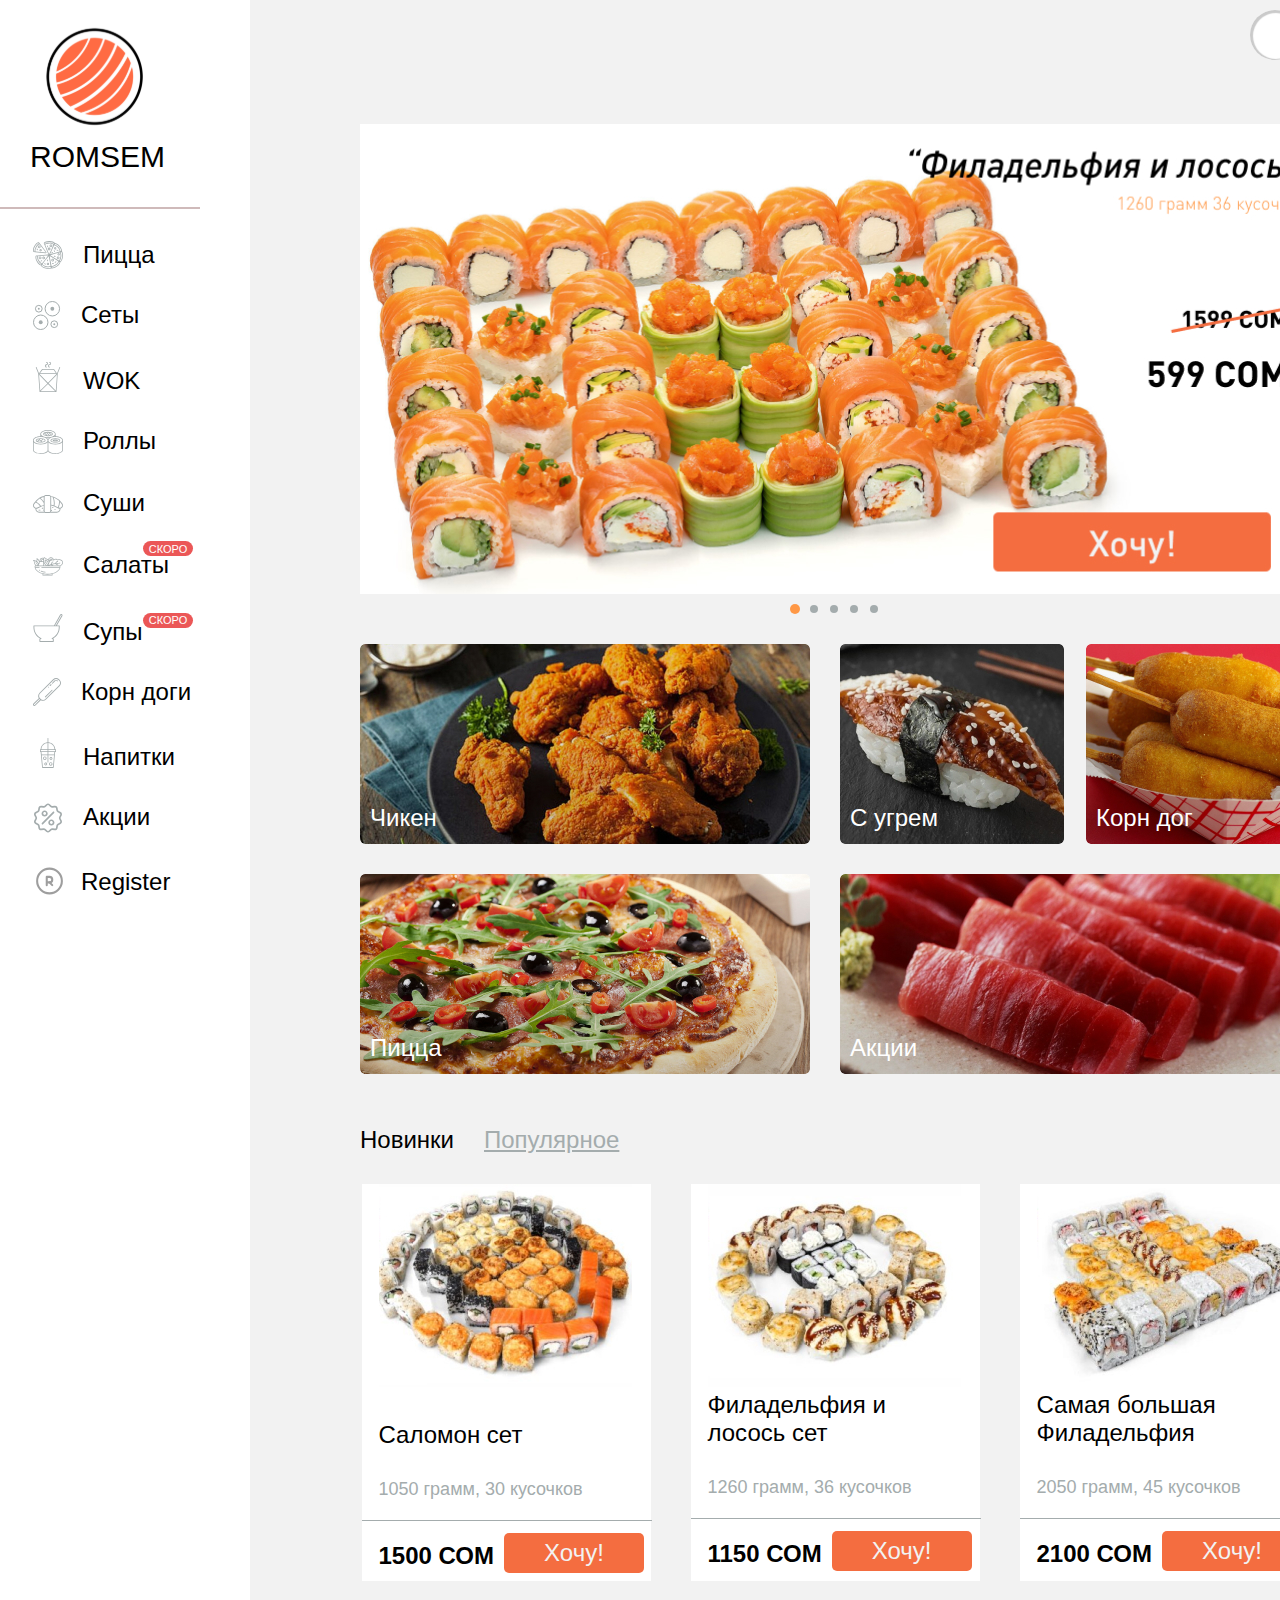
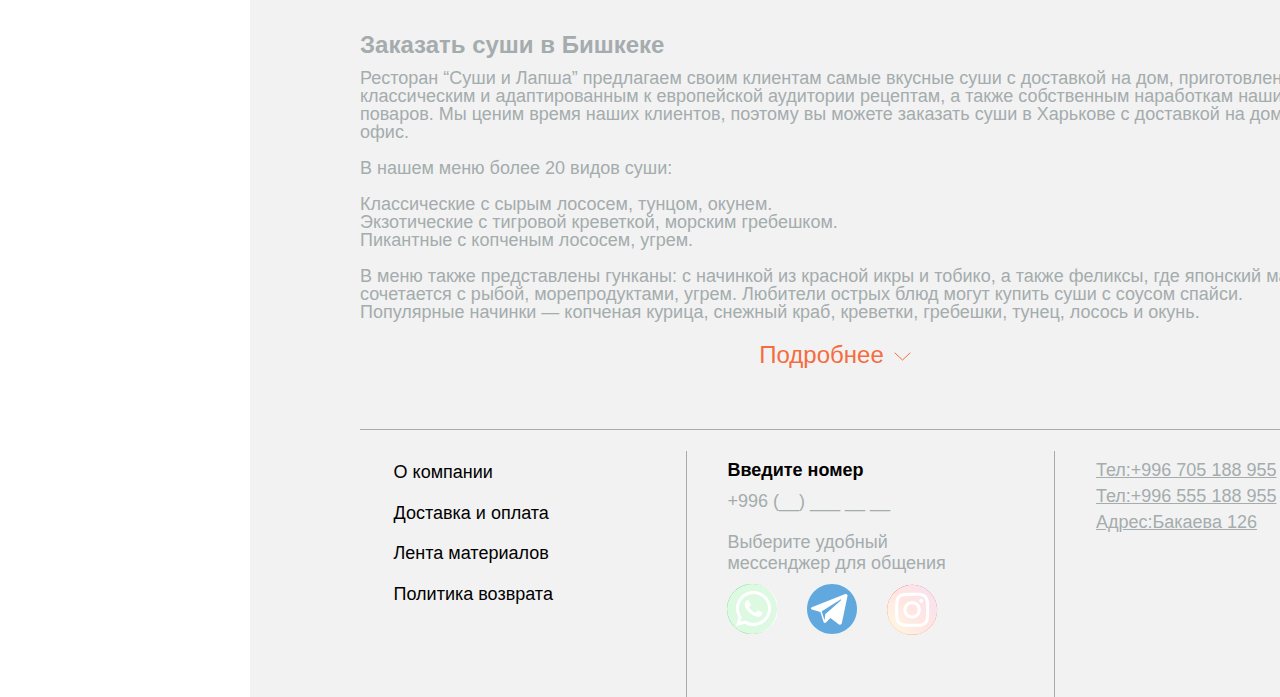
<file: index.html>
<!DOCTYPE html>
<html lang="en">

<head>
    <meta charset="UTF-8">
    <meta http-equiv="X-UA-Compatible" content="IE=edge">
    <meta name="viewport" content="width=device-width, initial-scale=1.0">
    <title>Romsem</title>
    <link rel="stylesheet" href="https://cdnjs.cloudflare.com/ajax/libs/font-awesome/6.4.2/css/all.min.css"
        integrity="sha512-z3gLpd7yknf1YoNbCzqRKc4qyor8gaKU1qmn+CShxbuBusANI9QpRohGBreCFkKxLhei6S9CQXFEbbKuqLg0DA=="
        crossorigin="anonymous" referrerpolicy="no-referrer" />

    <link rel="stylesheet" href="./normalise.css">
    <script src="script.js" defer></script>
    <link rel="stylesheet" href="./style.css">
</head>

<body id="body">

    <nav>
        <div class="container">


            <div class="bigxx_div">

                <div class="big_div">

                    <div class="logo">
                        <img class="logo_img" src="images/logo.svg" alt="">
                        <h2 class="logo_title">Romsem</h2>
                    </div>
                    <div class="line"></div>

                    <div class="nav__menu">

                        <div class="pizza_icon">
                            <svg xmlns="http://www.w3.org/2000/svg" width="30" height="28" viewBox="0 0 30 28"
                                fill="none">
                                <path
                                    d="M29.1087 10.5769C29.0309 10.4602 28.9531 10.3435 28.8364 10.3046C28.9531 10.149 29.0309 9.91565 28.992 9.72116C28.9531 8.8654 28.5641 7.11498 26.6581 4.93669C24.7132 2.75839 23.0017 2.17492 22.1848 2.01932C22.0292 1.98042 21.9125 2.01932 21.7958 2.01932C21.7569 1.82483 21.6402 1.63034 21.4846 1.51365C20.8234 0.969072 19.2674 0.113312 16.3501 0.113312C13.4327 0.113312 11.8768 1.00797 11.1766 1.51365C10.8265 1.78593 10.7098 2.21381 10.9043 2.6028L11.5267 4.04203L15.4165 13.4554C15.4165 13.4943 15.4554 13.5332 15.4943 13.5721C15.4165 13.5332 15.2998 13.5332 15.1831 13.5332L4.95291 14.4278L3.39698 14.5445C2.9691 14.5834 2.61902 14.8946 2.54122 15.3225C2.38563 16.1783 2.34673 17.9676 3.74707 20.496C5.1085 23.0632 6.66443 23.9968 7.44239 24.3469C7.55909 24.3858 7.67578 24.4247 7.83138 24.4247C7.83138 24.4247 7.83138 24.4247 7.87027 24.4247C7.87027 24.6192 7.94807 24.8137 8.06476 25.0082C8.60934 25.6694 9.89298 26.9142 12.7325 27.5754C13.7439 27.8088 14.5997 27.8866 15.3387 27.8866C16.6613 27.8866 17.5559 27.6143 18.0616 27.3809C18.1783 27.342 18.295 27.2253 18.3728 27.1475C18.5284 27.2642 18.7229 27.3809 18.9174 27.3809C18.9952 27.3809 19.073 27.3809 19.1507 27.3809C20.0843 27.3809 21.7569 27.1087 23.8963 25.5916C26.2691 23.919 27.0471 22.2853 27.3194 21.4684C27.3583 21.3517 27.3583 21.1961 27.3583 21.0794C27.5528 21.0405 27.7472 20.9627 27.9028 20.8071C28.5252 20.1848 29.5755 18.7455 29.8866 15.8671C30.2756 12.9886 29.5755 11.316 29.1087 10.5769ZM21.8347 2.87508C21.8736 2.79729 21.9514 2.75839 21.9903 2.79729C22.7294 2.95288 24.2853 3.45856 26.0357 5.44236C27.7861 7.42617 28.1362 8.9821 28.1751 9.76006C28.1751 9.83786 28.1362 9.87675 28.0584 9.91565L27.4361 10.149C27.3583 9.37108 26.9693 7.89295 25.3745 6.06473C23.7796 4.23652 22.3015 3.69194 21.5235 3.53635L21.8347 2.87508ZM27.475 15.5948C27.2027 17.9676 26.308 19.0956 25.919 19.4846C25.8801 19.5235 25.8412 19.5235 25.8023 19.4846L21.2513 16.8395L17.2447 14.3111L21.7958 12.7941L26.7359 11.3938C26.7748 11.3938 26.8137 11.3938 26.8526 11.4327C27.1638 11.8995 27.7472 13.222 27.475 15.5948ZM21.2901 4.27542C21.7958 4.35321 23.1962 4.78109 24.8299 6.60931C26.4247 8.39862 26.6581 9.83786 26.697 10.3435C26.697 10.3824 26.6581 10.4213 26.6192 10.4213L21.6013 12.0551L17.0502 13.3387L18.9563 8.9432L21.2124 4.31432C21.2124 4.27542 21.2512 4.27542 21.2901 4.27542ZM11.5656 2.33051C11.5267 2.25271 11.5656 2.17492 11.6045 2.13602C12.2269 1.66924 13.6272 0.891275 16.2723 0.891275C18.9174 0.891275 20.3177 1.66924 20.9012 2.13602C20.9401 2.17492 20.979 2.25271 20.9401 2.33051L20.6678 2.95288C20.0065 2.4861 18.684 1.78593 16.2723 1.78593C13.8606 1.78593 12.4603 2.4861 11.8379 2.95288L11.5656 2.33051ZM12.188 3.76974C12.188 3.73084 12.188 3.69194 12.2269 3.65305C12.6547 3.34186 13.8995 2.5639 16.3112 2.5639C18.6451 2.5639 19.8509 3.22517 20.3566 3.65305C20.3955 3.69194 20.3955 3.73084 20.3955 3.76974L18.295 8.63201L16.1167 13.1442L12.188 3.76974ZM16.1945 14.0389C16.1945 14.0778 16.1945 14.0778 16.1945 14.1167C16.1945 14.1167 16.1556 14.1167 16.1167 14.1556C16.0778 14.1556 16.0778 14.1556 16.0389 14.1167C16.0389 14.0778 16.0389 14.0389 16 14L15.9611 13.9611C16 13.9611 16.0778 14 16.1167 14C16.1556 14.0389 16.1556 14.0389 16.1945 14.0389ZM15.7277 15.2058L16.7002 19.9125L17.517 24.9692C17.517 25.0081 17.517 25.047 17.4781 25.0859C17.0113 25.3193 15.611 25.7472 13.2771 25.2026C10.9432 24.6581 9.93188 23.6467 9.58179 23.2188C9.5429 23.1799 9.5429 23.141 9.58179 23.1021L12.7325 18.8622L15.7277 15.2058ZM7.94807 23.6078C7.90917 23.6467 7.83138 23.6856 7.75358 23.6467C7.209 23.4133 5.73087 22.5576 4.40833 20.107C3.16359 17.7731 3.16359 16.1783 3.31919 15.4392C3.31919 15.3614 3.39698 15.3225 3.47478 15.3225L4.17495 15.2836C4.05825 16.0616 4.09715 17.6175 5.2252 19.718C6.39214 21.8574 7.63688 22.7132 8.37595 23.0632L7.94807 23.6078ZM5.88647 19.3679C4.75842 17.2674 4.83621 15.8282 4.91401 15.2836C4.91401 15.2447 4.95291 15.2058 4.99181 15.2058L15.1831 14.35C15.1442 14.3889 15.1053 14.3889 15.1053 14.4278L12.1491 18.3955L8.92052 22.402C8.88163 22.4409 8.84273 22.4409 8.80383 22.4409C8.29815 22.2075 7.05341 21.4684 5.88647 19.3679ZM17.7115 26.6808C17.1669 26.9531 15.5721 27.4587 12.8492 26.8364C10.2431 26.214 9.07612 25.1248 8.60934 24.5414C8.57044 24.5025 8.57044 24.4247 8.60934 24.3469L9.03722 23.8023C9.5429 24.4247 10.7098 25.3971 13.0437 25.9417C13.9384 26.1362 14.6775 26.214 15.3387 26.214C16.4279 26.214 17.1669 25.9806 17.6337 25.7861L17.7504 26.4863C17.8282 26.603 17.7893 26.6808 17.7115 26.6808ZM18.5284 24.9304L17.4781 19.7569L16.7002 15.0891L20.8623 17.5008L25.18 20.2626C25.2189 20.3015 25.2189 20.3404 25.2189 20.3793C25.0633 20.8849 24.4798 22.2075 22.496 23.6078C20.5122 24.9693 19.1119 25.0859 18.5673 25.047C18.5673 25.0082 18.5284 25.0081 18.5284 24.9304ZM23.4684 24.9692C21.2901 26.4863 19.6953 26.6419 18.9563 26.603C18.8785 26.603 18.8396 26.5641 18.8007 26.4863L18.684 25.7861C18.7229 25.7861 18.7229 25.7861 18.7618 25.7861C19.5786 25.7861 21.0568 25.5527 22.9628 24.2302C24.9466 22.8299 25.6856 21.4684 25.919 20.7293L26.5025 21.0794C26.5803 21.1183 26.5803 21.1961 26.5803 21.2739C26.4247 21.8574 25.7634 23.3744 23.4684 24.9692ZM29.1476 15.7893C28.8364 18.4344 27.9028 19.718 27.3583 20.2626C27.3194 20.3015 27.2416 20.3404 27.1638 20.3015L26.5803 19.9514C27.1249 19.3679 27.9806 18.0843 28.2529 15.7115C28.5252 13.2998 27.9806 11.8606 27.5917 11.1604L28.2529 10.9659C28.3307 10.927 28.4085 10.9659 28.4474 11.0437C28.8364 11.6661 29.4588 13.1442 29.1476 15.7893Z"
                                    fill="#A4ACAD" />
                                <path
                                    d="M17.9449 3.38077C17.1669 3.38077 16.5446 4.00314 16.5446 4.7811C16.5446 5.55907 17.1669 6.18144 17.9449 6.18144C18.7229 6.18144 19.3452 5.55907 19.3452 4.7811C19.3452 4.00314 18.7229 3.38077 17.9449 3.38077ZM17.9449 5.44237C17.5948 5.44237 17.3225 5.17008 17.3225 4.82C17.3225 4.46992 17.5948 4.19763 17.9449 4.19763C18.295 4.19763 18.5673 4.46992 18.5673 4.82C18.5673 5.17008 18.295 5.44237 17.9449 5.44237Z"
                                    fill="#A4ACAD" />
                                <path
                                    d="M16.1167 6.60931C15.3776 6.60931 14.7942 7.19279 14.7942 7.93185C14.7942 8.67092 15.3776 9.25439 16.1167 9.25439C16.8558 9.25439 17.4392 8.67092 17.4392 7.93185C17.4392 7.19279 16.8558 6.60931 16.1167 6.60931ZM16.0778 8.47643C15.7666 8.47643 15.5332 8.24304 15.5332 7.93185C15.5332 7.62067 15.7666 7.38728 16.0778 7.38728C16.389 7.38728 16.6224 7.62067 16.6224 7.93185C16.6224 8.24304 16.389 8.47643 16.0778 8.47643Z"
                                    fill="#A4ACAD" />
                                <path
                                    d="M23.0406 6.57042C22.6127 6.10364 21.8736 6.06474 21.4069 6.49262C21.1735 6.68711 21.0568 6.9983 21.0179 7.27058C21.0179 7.58177 21.0957 7.89295 21.2902 8.08744C21.4846 8.35973 21.7958 8.51532 22.107 8.51532C22.1459 8.51532 22.1459 8.51532 22.1848 8.51532C22.4571 8.51532 22.7294 8.39863 22.9628 8.20414C23.4296 7.77626 23.4685 7.03719 23.0406 6.57042ZM22.3793 7.69846C22.3015 7.77626 22.2237 7.81516 22.107 7.77626C21.9903 7.77626 21.9125 7.73736 21.8347 7.65956C21.7569 7.58177 21.718 7.50397 21.7569 7.38728C21.7958 7.27058 21.8347 7.15389 21.9125 7.11499C21.9903 7.03719 22.0681 7.03719 22.1459 7.03719C22.2626 7.03719 22.3404 7.07609 22.4182 7.15389C22.5738 7.30948 22.5349 7.54287 22.3793 7.69846Z"
                                    fill="#A4ACAD" />
                                <path
                                    d="M26.1913 16.1005C25.919 15.8282 25.6079 15.6337 25.2578 15.5948C24.5187 15.517 23.8185 16.0616 23.7407 16.8006C23.6629 17.5397 24.2075 18.2399 24.9466 18.3177C24.9855 18.3177 25.0633 18.3177 25.1022 18.3177C25.8023 18.3177 26.3858 17.812 26.4636 17.1118C26.5025 16.7617 26.3858 16.3728 26.1913 16.1005ZM25.0244 17.5786C24.6743 17.5397 24.4409 17.2285 24.4798 16.9173C24.5187 16.5672 24.8299 16.3339 25.1411 16.3728C25.2967 16.3728 25.4523 16.4894 25.5301 16.6061C25.6079 16.7228 25.6856 16.8784 25.6856 17.034C25.6467 17.3841 25.3356 17.6175 25.0244 17.5786Z"
                                    fill="#A4ACAD" />
                                <path
                                    d="M26.5414 12.5996C26.3858 12.3662 26.1135 12.2106 25.8023 12.1717C25.4912 12.1328 25.18 12.2106 24.9466 12.4051C24.7132 12.5996 24.5576 12.8719 24.5187 13.1831C24.4798 13.4943 24.5576 13.8055 24.7521 14.0389C24.9466 14.2722 25.2189 14.4278 25.53 14.4667C25.5689 14.4667 25.6078 14.4667 25.6467 14.4667C25.919 14.4667 26.1524 14.3889 26.3469 14.2333C26.5803 14.0389 26.7359 13.7666 26.7748 13.4554C26.8137 13.1442 26.7359 12.833 26.5414 12.5996ZM25.8801 13.611C25.8023 13.6888 25.6856 13.6888 25.6078 13.6888C25.4912 13.6888 25.4134 13.611 25.3745 13.5332C25.2967 13.4554 25.2967 13.3387 25.2967 13.2609C25.2967 13.1442 25.3745 13.0664 25.4523 13.0275C25.53 12.9497 25.6467 12.9497 25.7245 12.9497C25.8412 12.9497 25.919 13.0275 25.9579 13.1053C25.9968 13.1831 26.0357 13.2998 26.0357 13.3776C26.0357 13.4554 25.9579 13.5721 25.8801 13.611Z"
                                    fill="#A4ACAD" />
                                <path
                                    d="M20.7067 18.3177C20.4733 18.0065 20.201 17.812 19.8509 17.7731C19.5008 17.6953 19.1508 17.7731 18.8396 18.0065C18.2561 18.4344 18.1005 19.2512 18.5284 19.8736C18.7618 20.2237 19.1897 20.4182 19.6175 20.4182C19.8898 20.4182 20.1621 20.3404 20.3955 20.1848C20.7067 19.9903 20.9012 19.6791 20.9401 19.329C21.0179 18.9789 20.9401 18.6288 20.7067 18.3177ZM20.1621 19.2123C20.1232 19.3679 20.0454 19.4846 19.9287 19.5624C19.6953 19.7569 19.3453 19.6791 19.1508 19.4068C18.9952 19.1734 19.0341 18.8233 19.3064 18.6288C19.5397 18.4733 19.8898 18.5122 20.0843 18.7844C20.1621 18.9011 20.201 19.0567 20.1621 19.2123Z"
                                    fill="#A4ACAD" />
                                <path
                                    d="M15.1831 21.7407C14.8719 21.6629 14.5608 21.7018 14.3274 21.8963C14.0551 22.0519 13.8995 22.3242 13.8217 22.5965C13.6272 23.2188 14.0162 23.8412 14.6386 23.9968C14.7164 24.0357 14.833 24.0357 14.9108 24.0357C15.4165 24.0357 15.9222 23.6856 16.0389 23.141C16.1945 22.5187 15.8055 21.8963 15.1831 21.7407ZM15.222 22.9854C15.1831 23.1799 14.9886 23.2966 14.7553 23.2577C14.6386 23.2188 14.5608 23.1799 14.5219 23.1021C14.483 23.0243 14.5219 22.9077 14.5219 22.791C14.5608 22.6743 14.5997 22.5965 14.6775 22.5576C14.7553 22.5187 14.7942 22.5187 14.8719 22.5187C14.9108 22.5187 14.9497 22.5187 14.9497 22.5187C15.1442 22.5576 15.2609 22.7521 15.222 22.9854Z"
                                    fill="#A4ACAD" />
                                <path
                                    d="M8.29816 16.1783C7.94807 15.517 7.09231 15.2447 6.43104 15.6337C5.76978 15.9838 5.49749 16.8395 5.88647 17.5008C6.11986 17.9676 6.62554 18.2399 7.09231 18.2399C7.3257 18.2399 7.52019 18.201 7.75358 18.0843C8.41485 17.6953 8.64824 16.8395 8.29816 16.1783ZM7.3646 17.3841C7.05342 17.5397 6.70333 17.423 6.54774 17.1507C6.39215 16.8395 6.50884 16.4895 6.78113 16.3339C7.09231 16.1783 7.4424 16.295 7.59799 16.5672C7.75358 16.8395 7.63689 17.2285 7.3646 17.3841Z"
                                    fill="#A4ACAD" />
                                <path
                                    d="M11.8768 16.3339C11.7212 16.0227 11.41 15.7893 11.0988 15.6726C10.7487 15.5559 10.3987 15.5948 10.0875 15.7893C9.77629 15.9449 9.5429 16.2561 9.42621 16.5672C9.30951 16.9173 9.34841 17.2674 9.5429 17.5786C9.69849 17.9287 9.97078 18.1621 10.3209 18.2399C10.4376 18.2788 10.5932 18.2788 10.7098 18.2788C10.9432 18.2788 11.1377 18.2399 11.3322 18.1232C11.6434 17.9676 11.8768 17.6564 11.9935 17.3452C12.1102 16.9951 12.0713 16.645 11.8768 16.3339ZM10.9432 17.4619C10.8265 17.5397 10.6709 17.5397 10.5154 17.5008C10.3598 17.4619 10.2431 17.3452 10.2042 17.2285C10.1653 17.1118 10.1264 16.9562 10.1653 16.8006C10.2042 16.645 10.3209 16.5283 10.4376 16.4895C10.5543 16.4117 10.7098 16.4117 10.8654 16.4506C11.021 16.4895 11.1377 16.6061 11.1766 16.7228C11.3322 16.9951 11.2155 17.3452 10.9432 17.4619Z"
                                    fill="#A4ACAD" />
                                <path
                                    d="M13.316 10.8881L7.05342 2.79729L6.08096 1.55255C5.80867 1.20247 5.38079 1.08577 4.99181 1.28026C4.21385 1.63035 2.69682 2.5639 1.29648 5.09228C-0.10385 7.62067 -0.0649519 9.44888 0.0517427 10.3046C0.129539 10.7325 0.440725 11.0437 0.868605 11.0826L2.42453 11.1993L12.5381 12.2884C12.6159 12.2884 12.6548 12.2884 12.6548 12.2884C12.9659 12.2884 13.2382 12.1329 13.3938 11.8606C13.5494 11.5494 13.5494 11.1993 13.316 10.8881ZM1.64657 10.3824L0.985299 10.3046C0.907503 10.3046 0.868605 10.2268 0.829706 10.1879C0.713012 9.44888 0.713012 7.81516 1.95775 5.48127C3.24139 3.14737 4.60283 2.29161 5.2641 2.01933C5.3419 1.98043 5.41969 2.01933 5.45859 2.05823L5.88647 2.6028C5.14741 2.95288 3.90266 3.80864 2.73572 5.90915C1.56877 8.04855 1.52987 9.56558 1.64657 10.3824ZM12.7715 11.4716C12.7326 11.5105 12.7326 11.5105 12.6937 11.5105L2.58012 10.4213C2.50233 10.4213 2.46343 10.3824 2.46343 10.3435C2.38563 9.79896 2.30784 8.35973 3.47478 6.25923C4.64173 4.15873 5.88647 3.45856 6.35325 3.22517C6.39215 3.22517 6.43105 3.22517 6.46994 3.26407L12.7715 11.3549C12.8103 11.3938 12.8103 11.4327 12.7715 11.4716Z"
                                    fill="#A4ACAD" />
                                <path
                                    d="M7.5202 5.48127C7.4035 5.13118 7.17011 4.82 6.85893 4.66441C6.54774 4.46992 6.15876 4.43102 5.80868 4.54771C5.45859 4.66441 5.14741 4.8978 4.99181 5.20898C4.79732 5.52017 4.75842 5.90915 4.87512 6.25923C4.99181 6.60932 5.2252 6.9205 5.53639 7.11499C5.73088 7.23169 5.96427 7.27059 6.19766 7.27059C6.70333 7.27059 7.17011 6.9983 7.4035 6.53152C7.59799 6.22033 7.63689 5.83135 7.5202 5.48127ZM6.70333 6.18144C6.54774 6.49262 6.15876 6.57042 5.88647 6.41482C5.73088 6.33703 5.65308 6.22033 5.61419 6.06474C5.57529 5.90915 5.61419 5.75356 5.69198 5.59796C5.76978 5.44237 5.88647 5.36457 6.04207 5.32568C6.08096 5.32568 6.15876 5.28678 6.19766 5.28678C6.31435 5.28678 6.39215 5.32568 6.46995 5.36457C6.62554 5.44237 6.70333 5.55906 6.74223 5.71466C6.78113 5.87025 6.78113 6.02584 6.70333 6.18144Z"
                                    fill="#A4ACAD" />
                                <path
                                    d="M8.14257 8.24304C7.598 7.85405 6.89783 8.04854 6.58664 8.63202C6.43105 8.9043 6.39215 9.21549 6.50885 9.52667C6.58664 9.83786 6.78113 10.0712 7.05342 10.2268C7.20901 10.3046 7.4035 10.3824 7.598 10.3824C7.71469 10.3824 7.83138 10.3824 7.90918 10.3435C8.22037 10.2657 8.45375 10.0712 8.60935 9.79896C8.92053 9.25439 8.72604 8.55422 8.14257 8.24304ZM7.94808 9.33218C7.83138 9.52667 7.63689 9.56557 7.4424 9.48778C7.36461 9.44888 7.28681 9.37108 7.24791 9.25439C7.20901 9.13769 7.24791 9.0599 7.28681 8.9821C7.32571 8.9043 7.4035 8.82651 7.5202 8.78761C7.5202 8.82651 7.5591 8.78761 7.598 8.78761C7.67579 8.78761 7.71469 8.78761 7.79249 8.82651C7.98698 8.9432 8.02587 9.13769 7.94808 9.33218Z"
                                    fill="#A4ACAD" />
                                <path
                                    d="M4.83622 8.78761L4.36944 7.81515C4.29165 7.62066 4.05826 7.54287 3.86377 7.62066C3.66928 7.69846 3.59148 7.93185 3.66928 8.12634L4.13606 9.09879C4.21385 9.25439 4.33055 9.33218 4.48614 9.33218C4.52504 9.33218 4.60283 9.33218 4.64173 9.29328C4.83622 9.21549 4.91402 8.9821 4.83622 8.78761Z"
                                    fill="#A4ACAD" />
                                <path
                                    d="M15.1053 5.63685L14.6386 4.6644C14.5608 4.46991 14.3274 4.39211 14.1329 4.46991C13.9384 4.5477 13.8606 4.78109 13.9384 4.97558L14.4052 5.94804C14.483 6.10363 14.5997 6.18143 14.7553 6.18143C14.7942 6.18143 14.872 6.18143 14.9109 6.14253C15.1053 6.06473 15.222 5.83134 15.1053 5.63685Z"
                                    fill="#A4ACAD" />
                                <path
                                    d="M21.9514 10.4991L21.4846 9.52667C21.4069 9.33218 21.1735 9.25438 20.979 9.33218C20.7845 9.40998 20.7067 9.64337 20.7845 9.83786L21.2513 10.8103C21.3291 10.9659 21.4458 11.0437 21.6013 11.0437C21.6402 11.0437 21.718 11.0437 21.7569 11.0048C21.9514 10.927 22.0292 10.6936 21.9514 10.4991Z"
                                    fill="#A4ACAD" />
                                <path
                                    d="M12.6159 23.1799L12.1491 22.2075C12.0713 22.013 11.8379 21.9352 11.6434 22.013C11.4489 22.0908 11.3711 22.3242 11.4489 22.5187L11.9157 23.4911C11.9935 23.6467 12.1102 23.7245 12.2658 23.7245C12.3047 23.7245 12.3825 23.7245 12.4214 23.6856C12.6159 23.6078 12.6937 23.3744 12.6159 23.1799Z"
                                    fill="#A4ACAD" />
                                <path
                                    d="M20.59 22.3242L19.5008 22.1297C19.3063 22.0908 19.073 22.2464 19.0341 22.4409C18.9952 22.6354 19.1508 22.8688 19.3452 22.9077L20.4344 23.1021C20.4733 23.1021 20.4733 23.1021 20.5122 23.1021C20.7067 23.1021 20.8623 22.9854 20.9012 22.791C20.979 22.5576 20.8234 22.3631 20.59 22.3242Z"
                                    fill="#A4ACAD" />
                                <path
                                    d="M22.3793 15.0502L21.2901 14.8557C21.0957 14.8168 20.8623 14.9724 20.8234 15.1669C20.7845 15.3614 20.9401 15.5948 21.1346 15.6337L22.2237 15.8282C22.2626 15.8282 22.2626 15.8282 22.3015 15.8282C22.496 15.8282 22.6516 15.7115 22.6905 15.517C22.7294 15.3225 22.5738 15.0891 22.3793 15.0502Z"
                                    fill="#A4ACAD" />
                                <path
                                    d="M25.0633 8.98209L23.9741 8.7876C23.7796 8.7487 23.5462 8.9043 23.5073 9.09879C23.4684 9.33218 23.624 9.52667 23.8185 9.56557L24.9077 9.76006C24.9466 9.76006 24.9466 9.76006 24.9855 9.76006C25.18 9.76006 25.3356 9.64336 25.3745 9.44887C25.4134 9.25438 25.2578 9.02099 25.0633 8.98209Z"
                                    fill="#A4ACAD" />
                                <path
                                    d="M15.1053 19.7958L14.6386 18.8233C14.5608 18.6288 14.3274 18.551 14.1329 18.6288C13.9384 18.7066 13.8606 18.94 13.9384 19.1345L14.4052 20.107C14.483 20.2626 14.5997 20.3404 14.7553 20.3404C14.7942 20.3404 14.872 20.3404 14.9109 20.3015C15.1053 20.2237 15.1831 19.9903 15.1053 19.7958Z"
                                    fill="#A4ACAD" />
                                <path
                                    d="M9.07612 19.2901C8.95943 19.1345 8.68714 19.0956 8.53155 19.2512L7.67579 19.9514C7.5202 20.0681 7.4813 20.3404 7.63689 20.496C7.71469 20.5738 7.83138 20.6516 7.94808 20.6516C8.02587 20.6516 8.10367 20.6127 8.18147 20.5738L9.03723 19.8736C9.19282 19.718 9.23172 19.4846 9.07612 19.2901Z"
                                    fill="#A4ACAD" />
                                <path
                                    d="M19.812 11.0826C19.6953 10.927 19.423 10.8881 19.2675 11.0437L18.4117 11.705C18.2561 11.8606 18.2172 12.094 18.3728 12.2496C18.4506 12.3273 18.5673 12.4051 18.684 12.4051C18.7618 12.4051 18.8396 12.3662 18.9174 12.3273L19.7731 11.6272C19.9287 11.5105 19.9676 11.2382 19.812 11.0826Z"
                                    fill="#A4ACAD" />
                                <path
                                    d="M23.274 20.4571C23.1573 20.3015 22.885 20.2626 22.7294 20.4182L21.8736 21.1183C21.718 21.235 21.6791 21.5073 21.8347 21.6629C21.9125 21.7407 22.0292 21.7796 22.1459 21.7796C22.2237 21.7796 22.3015 21.7407 22.3793 21.7018L23.2351 21.0016C23.3907 20.8849 23.4295 20.6127 23.274 20.4571Z"
                                    fill="#A4ACAD" />
                            </svg>

                            <a class="icon_title" href="#">Пицца</a>
                            
                        </div>

                        <div class="site_icon">
                            <svg xmlns="http://www.w3.org/2000/svg" width="28" height="29" viewBox="0 0 28 29"
                                fill="none">
                                <circle cx="7.73333" cy="21.2667" r="7.23333" stroke="#A4ACAD" />
                                <circle cx="7.73334" cy="21.2667" r="1.93333" fill="#A4ACAD" />
                                <circle cx="19.3333" cy="7.73333" r="7.23333" stroke="#A4ACAD" />
                                <circle cx="19.3333" cy="7.73334" r="1.93333" fill="#A4ACAD" />
                                <circle cx="5.8" cy="7.73334" r="3.36667" stroke="#A4ACAD" />
                                <circle cx="5.8" cy="7.73334" r="0.966667" fill="#A4ACAD" />
                                <circle cx="21.2667" cy="23.2" r="3.36667" stroke="#A4ACAD" />
                                <circle cx="21.2667" cy="23.2" r="0.966667" fill="#A4ACAD" />
                            </svg>

                            <a class="icon_title" href="./site/site.html">Сеты</a>
                        </div>

                        <div class="wok_icon">
                            <svg xmlns="http://www.w3.org/2000/svg" width="30" height="30" viewBox="0 0 30 30"
                                fill="none">
                                <path
                                    d="M13.4909 3.15175C14.3469 3.15175 15.0473 2.45136 15.0473 1.59533C15.0473 0.739299 14.3469 0.0389099 13.4909 0.0389099C13.2574 0.0389099 13.1017 0.194552 13.1017 0.428015C13.1017 0.661478 13.2574 0.81712 13.4909 0.81712C13.9189 0.81712 14.2691 1.16731 14.2691 1.59533C14.2691 2.02335 13.9189 2.37354 13.4909 2.37354C12.6348 2.37354 11.9344 3.07393 11.9344 3.92996C11.8955 4.78599 12.5959 5.48638 13.4909 5.48638C13.7243 5.48638 13.88 5.33074 13.88 5.09727C13.88 4.86381 13.7243 4.70817 13.4909 4.70817C13.0628 4.70817 12.7126 4.35798 12.7126 3.92996C12.7126 3.50194 13.0628 3.15175 13.4909 3.15175Z"
                                    fill="#A4ACAD" />
                                <path
                                    d="M16.5648 3.11284C17.4208 3.11284 18.1212 2.41245 18.1212 1.55642C18.1212 0.700389 17.4208 0 16.5648 0C16.3313 0 16.1757 0.155642 16.1757 0.389105C16.1757 0.622568 16.3313 0.77821 16.5648 0.77821C16.9928 0.77821 17.343 1.1284 17.343 1.55642C17.343 1.98444 16.9928 2.33463 16.5648 2.33463C15.7088 2.33463 15.0084 3.03502 15.0084 3.89105C15.0084 4.74708 15.7088 5.44747 16.5648 5.44747C16.7982 5.44747 16.9539 5.29183 16.9539 5.05836C16.9539 4.8249 16.7982 4.66926 16.5648 4.66926C16.1368 4.66926 15.7866 4.31907 15.7866 3.89105C15.7866 3.46303 16.1368 3.11284 16.5648 3.11284Z"
                                    fill="#A4ACAD" />
                                <path
                                    d="M26.9539 5.05837C26.7593 4.98055 26.5259 5.05837 26.448 5.29184L24.1523 11.0117H23.6854L21.1562 7.15954C21.0784 7.04281 20.9617 6.96499 20.8449 6.96499H9.40524C9.28851 6.96499 9.17178 7.0039 9.09396 7.12063L6.21458 10.9728H5.86439L3.56867 5.25293C3.49085 5.05837 3.25738 4.94164 3.06283 5.01946C2.86828 5.09728 2.75155 5.33075 2.82937 5.5253L5.20291 11.4397L6.52587 29.2218C6.52587 29.2996 6.52587 29.3385 6.52587 29.3774V29.6498C6.52587 29.8444 6.72042 30 6.91497 30H23.1017C23.2963 30 23.4908 29.8444 23.4908 29.6498L24.7749 11.4786L27.1484 5.56421C27.2652 5.33075 27.1484 5.13619 26.9539 5.05837ZM9.5998 7.7432H20.6504L22.7515 11.0117H7.18735L9.5998 7.7432ZM23.7243 11.7899L15.0084 20.8171L6.25349 11.7899H23.7243ZM6.05894 12.7237L14.4247 21.4008L7.22626 28.4047L6.05894 12.7237ZM7.49863 29.2218L14.9694 21.9455L22.2068 29.2218H7.49863ZM22.7905 28.7549L15.5531 21.3619L23.9578 12.6459L22.7905 28.7549Z"
                                    fill="#A4ACAD" />
                            </svg>

                            <h3 class="wok_title">WOK</h3>
                        </div>

                        <div class="roll_icon">
                            <svg xmlns="http://www.w3.org/2000/svg" width="30" height="30" viewBox="0 0 30 30"
                                fill="none">
                                <g clip-path="url(#clip0_7_944)">
                                    <path
                                        d="M15 9.21054C16.308 9.21054 17.6603 8.97893 18.6118 8.53523C18.6898 8.52378 18.7651 8.48926 18.8251 8.42948C19.4796 8.07804 19.8967 7.61178 19.8967 7.03816C19.8967 5.62717 17.3737 4.86578 14.9999 4.86578C12.626 4.86578 10.1031 5.62717 10.1031 7.03816C10.1031 8.44915 12.6261 9.21054 15 9.21054ZM14.4357 8.43312C14.4212 8.41074 14.4046 8.38936 14.385 8.36977L12.086 6.0707C12.4089 5.9535 12.7911 5.85148 13.2267 5.77498L15.866 8.4143C15.5916 8.4355 15.3029 8.44737 14.9999 8.44737C14.8059 8.44729 14.6182 8.44211 14.4357 8.43312ZM19.1335 7.03816C19.1335 7.23779 18.9521 7.46405 18.6129 7.67607L16.6989 5.76209C18.2381 6.01837 19.1335 6.59429 19.1335 7.03816ZM15.4973 5.63989L17.8766 8.01927C17.5741 8.12647 17.2208 8.22009 16.8223 8.29252C16.82 8.29014 16.8184 8.28734 16.8161 8.28497L14.1893 5.65821C14.4472 5.63963 14.7171 5.62912 15 5.62912C15.1702 5.62903 15.3359 5.63293 15.4973 5.63989ZM11.3561 6.42027L13.2396 8.30371C11.7381 8.0426 10.8665 7.47618 10.8665 7.03816C10.8665 6.8448 11.0373 6.62643 11.3561 6.42027Z"
                                        fill="#A4ACAD" />
                                    <path
                                        d="M7.66428 15.5709C10.0382 15.5709 12.561 14.8096 12.561 13.3986C12.561 11.9876 10.0382 11.2262 7.66428 11.2262C5.29041 11.2262 2.76753 11.9876 2.76753 13.3986C2.76753 14.8096 5.29041 15.5709 7.66428 15.5709ZM5.00071 14.4499L6.5312 13.2137L8.1163 14.7988C7.96924 14.8046 7.81863 14.8077 7.6642 14.8077C6.58658 14.8077 5.68484 14.6621 5.00071 14.4499ZM11.7978 13.3986C11.7978 13.8663 10.8034 14.4804 9.10971 14.7127L8.43338 14.0364L10.3838 12.3646C11.2906 12.6558 11.7978 13.0645 11.7978 13.3986ZM9.4714 12.1415L7.89215 13.4952L6.45233 12.0553C6.82632 12.0134 7.23076 11.9894 7.66428 11.9894C8.33916 11.9894 8.94451 12.0469 9.4714 12.1415ZM5.52566 12.2082L5.98853 12.671L4.20753 14.1095L4.23195 14.1397C3.77714 13.8996 3.53078 13.631 3.53078 13.3986C3.53078 12.9988 4.25722 12.4922 5.52566 12.2082Z"
                                        fill="#A4ACAD" />
                                    <path
                                        d="M22.6949 9.36479V7.03849C22.6949 7.03739 22.6946 7.03646 22.6946 7.03536C22.6918 4.77232 19.3129 3.00006 15 3.00006C10.6852 3.00006 7.3053 4.77385 7.3053 7.03824C7.3053 7.03833 7.3053 7.03841 7.3053 7.03849V7.03858V9.36488C3.16358 9.46003 -0.030365 11.1974 -0.030365 13.3986V22.9618C-0.030365 25.2262 3.34947 27 7.66428 27C11.1482 27 14.0221 25.8434 15 24.2061C15.9778 25.8434 18.8517 27 22.3357 27C26.6505 27 30.0304 25.2263 30.0304 22.9618V13.3986C30.0304 11.1974 26.8366 9.46011 22.6949 9.36479ZM29.2671 13.3986C29.2671 15.1738 26.0928 16.6735 22.3357 16.6735C18.5786 16.6735 15.4042 15.1738 15.4042 13.3986C15.4042 11.6233 18.5785 10.1236 22.3356 10.1236C26.0928 10.1236 29.2671 11.6234 29.2671 13.3986ZM21.2853 9.39634C21.5299 9.21528 21.7462 9.0226 21.9317 8.82017V9.36564C21.7134 9.37132 21.4979 9.38175 21.2853 9.39634ZM15 12.1544C14.7587 11.7505 14.4024 11.3757 13.9496 11.0404C14.2925 11.064 14.6429 11.0763 15 11.0763C15.357 11.0763 15.7074 11.064 16.0503 11.0404C15.5975 11.3756 15.2411 11.7504 15 12.1544ZM15 3.76323C18.7572 3.76323 21.9314 5.26292 21.9314 7.03816C21.9314 8.81339 18.7572 10.3131 15 10.3131C11.2427 10.3131 8.06855 8.81339 8.06855 7.03816C8.06855 5.26292 11.2427 3.76323 15 3.76323ZM8.7146 9.39634C8.50208 9.38175 8.28676 9.37124 8.06855 9.36564V8.82043C8.25394 9.02286 8.47019 9.21537 8.7146 9.39634ZM7.66428 10.1236C11.4215 10.1236 14.5957 11.6233 14.5957 13.3986C14.5957 15.1738 11.4215 16.6735 7.66428 16.6735C3.90707 16.6735 0.732884 15.1738 0.732884 13.3986C0.732884 11.6233 3.90707 10.1236 7.66428 10.1236ZM7.66428 26.2367C3.90707 26.2367 0.732884 24.737 0.732884 22.9618V15.1809C1.96672 16.5279 4.57584 17.4367 7.66428 17.4367C10.7527 17.4367 13.3619 16.5279 14.5957 15.1808V22.9618C14.5957 24.737 11.4215 26.2367 7.66428 26.2367ZM29.2671 22.9618C29.2671 24.737 26.0928 26.2367 22.3357 26.2367C18.5786 26.2367 15.4042 24.737 15.4042 22.9618V15.1809C16.6381 16.5279 19.2472 17.4367 22.3356 17.4367C25.4241 17.4367 28.0332 16.5279 29.267 15.1809V22.9618H29.2671Z"
                                        fill="#A4ACAD" />
                                    <path
                                        d="M17.4389 13.3986C17.4389 14.8096 19.9618 15.5709 22.3356 15.5709C24.7094 15.5709 27.2324 14.8096 27.2324 13.3986C27.2324 11.9876 24.7094 11.2262 22.3356 11.2262C19.9618 11.2262 17.4389 11.9876 17.4389 13.3986ZM26.4692 13.3986C26.4692 13.987 24.8967 14.8077 22.3357 14.8077C19.7748 14.8077 18.2022 13.987 18.2022 13.3986C18.2022 12.8101 19.7748 11.9894 22.3357 11.9894C24.8967 11.9894 26.4692 12.8102 26.4692 13.3986Z"
                                        fill="#A4ACAD" />
                                    <path
                                        d="M19.7434 13.4028C19.7434 14.1684 21.3675 14.2827 22.3356 14.2827C23.3038 14.2827 24.9278 14.1684 24.9278 13.4028C24.9278 12.6373 23.3038 12.5229 22.3356 12.5229C21.3675 12.5229 19.7434 12.6373 19.7434 13.4028ZM22.3356 13.5194C21.744 13.5194 21.2756 13.4667 20.9508 13.4028C21.2756 13.339 21.744 13.2861 22.3356 13.2861C22.9271 13.2861 23.3956 13.3389 23.7203 13.4028C23.3956 13.4667 22.9272 13.5194 22.3356 13.5194Z"
                                        fill="#A4ACAD" />
                                </g>
                                <defs>
                                    <clipPath id="clip0_7_944">
                                        <rect width="30" height="30" fill="white" />
                                    </clipPath>
                                </defs>
                            </svg>

                            <h3 class="icon_title">Роллы</h3>
                        </div>

                        <div class="sushi_title">
                            <svg xmlns="http://www.w3.org/2000/svg" width="30" height="30" viewBox="0 0 30 30"
                                fill="none">
                                <g clip-path="url(#clip0_7_963)">
                                    <path
                                        d="M29.2101 14.303L26.8794 11.5907C26.5203 11.1729 26.1306 10.7718 25.7212 10.3984C25.5407 10.234 25.2609 10.2469 25.0964 10.4273C24.9319 10.6078 24.9448 10.8876 25.1253 11.0521C25.4635 11.3605 25.786 11.6899 26.0884 12.0316C26.1698 14.1606 25.7457 16.2891 24.8572 18.2237L21.738 16.8179C21.6502 16.7784 21.5619 16.7398 21.4734 16.7018C22.0136 13.9158 21.717 11.0152 20.6337 8.40018C21.7078 8.76583 24.2797 10.4908 25.2254 11.1309C25.3014 11.1823 25.3875 11.207 25.4729 11.207C25.6147 11.207 25.754 11.1389 25.8395 11.0126C25.9764 10.8103 25.9234 10.5353 25.7212 10.3984C23.8129 9.10683 20.0542 7.09885 17.763 6.88792C17.3884 6.38836 16.7916 6.06458 16.1205 6.06458H12.7842C12.0415 6.06458 11.3898 6.46118 11.0295 7.05374C7.95898 7.61569 5.15725 9.2207 3.12054 11.5907L0.789833 14.303C-0.105632 15.3451 -0.254581 16.8497 0.419229 18.0472C0.821852 18.7627 1.47308 19.2977 2.25303 19.5539C2.32066 19.5762 2.38883 19.5955 2.45729 19.6132C2.35268 20.5799 2.62912 21.5458 3.24455 22.318C3.95262 23.2065 5.01036 23.7162 6.14653 23.7162H11.863C12.1402 23.8561 12.4531 23.9354 12.7841 23.9354H16.1205C16.4516 23.9354 16.7644 23.8561 17.0416 23.7162H23.7944C24.9306 23.7162 25.9883 23.2065 26.6964 22.318C27.3087 21.5497 27.585 20.5898 27.4847 19.628C27.5727 19.607 27.6602 19.5824 27.7469 19.5539C28.5268 19.2977 29.1781 18.7627 29.5807 18.0472C30.2546 16.8498 30.1056 15.345 29.2101 14.303ZM19.5217 8.07675C20.7534 10.6487 21.1436 13.5669 20.6355 16.3709C19.8351 16.0806 19.0112 15.855 18.1724 15.6965V8.11649C18.1724 8.01701 18.165 7.91931 18.1512 7.82355C18.6129 7.88346 19.0704 7.96737 19.5217 8.07675ZM10.7322 8.11649V12.3842C9.87987 11.1481 8.83605 10.0449 7.64858 9.12847C8.621 8.62891 9.6581 8.25341 10.7348 8.01554C10.7332 8.04897 10.7322 8.08264 10.7322 8.11649ZM1.19004 17.6135C0.698022 16.7391 0.806816 15.6404 1.4607 14.8794L2.71709 13.4174C3.21206 13.6872 3.69541 13.9907 4.15747 14.3234C4.23566 14.3796 5.48062 15.4921 5.57007 15.4921C5.70752 15.4921 5.91361 15.12 6 15C6.1427 14.8018 6.37691 14.993 6.17872 14.8503C5.73842 14.5334 3.77537 12.9961 3.30587 12.7322L3.79129 12.1673C4.66187 11.1542 5.68217 10.291 6.80731 9.6015C8.42086 10.7758 9.77232 12.3118 10.7322 14.0647V15.9436C9.88571 16.1667 9.05617 16.46 8.26189 16.818L7.99595 16.9379C7.45965 16.1878 6.8497 15.4868 6.17872 14.8503C6.00153 14.6822 5.72161 14.6896 5.5535 14.8669C5.38545 15.0441 5.39282 15.324 5.57007 15.4921C6.1572 16.049 6.69368 16.6591 7.1716 17.3094L4.25972 18.6217C3.12184 19.1347 1.80217 18.7012 1.19004 17.6135ZM3.93629 21.7668C3.46968 21.1812 3.25876 20.4496 3.33536 19.7166C3.7756 19.7087 4.21343 19.6128 4.62313 19.4281L8.62542 17.6243C9.30459 17.3181 10.0112 17.0628 10.7322 16.8608V20.6488H10.2895C10.0452 20.6488 9.8472 20.8467 9.8472 21.091C9.8472 21.3353 10.0452 21.5333 10.2895 21.5333H10.7322V21.8834C10.7322 22.2253 10.8168 22.5478 10.9653 22.8316H6.14653C5.28119 22.8317 4.47559 22.4436 3.93629 21.7668ZM26.0047 21.7668C25.4654 22.4436 24.6598 22.8317 23.7945 22.8317H17.9394C18.0722 22.5778 18.1539 22.2932 18.1696 21.9912C18.1761 21.9915 18.1825 21.9923 18.1891 21.9923H18.6808C18.925 21.9923 19.123 21.7943 19.123 21.55C19.123 21.3057 18.925 21.1078 18.6808 21.1078H18.1891C18.1835 21.1078 18.178 21.1084 18.1725 21.1086V18.4422C18.1725 18.198 17.9745 18 17.7303 18C17.486 18 17.288 18.198 17.288 18.4422V21.8835C17.288 22.5273 16.7643 23.0509 16.1206 23.0509H12.7843C12.1405 23.0509 11.6168 22.5273 11.6168 21.8835V8.11649C11.6168 7.47275 12.1405 6.94907 12.7843 6.94907H16.1206C16.7643 6.94907 17.288 7.47275 17.288 8.11649V18.3336C17.288 18.5779 17.486 18.7759 17.7303 18.7759C17.9745 18.7759 18.1725 18.5779 18.1725 18.3336V16.5972C19.2758 16.8184 20.3507 17.1629 21.3747 17.6244L25.377 19.4282C25.7685 19.6046 26.1854 19.7 26.6057 19.7151C26.6826 20.4486 26.4717 21.1808 26.0047 21.7668ZM28.8099 17.6135C28.1979 18.7012 26.8784 19.1348 25.7403 18.6218L25.6628 18.5869C26.46 16.8489 26.9054 14.9645 26.9728 13.0565L28.5393 14.8794C29.1932 15.6403 29.3019 16.7391 28.8099 17.6135Z"
                                        fill="#A4ACAD" />
                                    <path
                                        d="M19.9919 18.0342H19.5657C19.3215 18.0342 19.1235 18.2322 19.1235 18.4765C19.1235 18.7208 19.3215 18.9187 19.5657 18.9187H19.9919C20.2361 18.9187 20.4341 18.7208 20.4341 18.4765C20.4341 18.2322 20.2361 18.0342 19.9919 18.0342Z"
                                        fill="#A4ACAD" />
                                    <path
                                        d="M22.3847 19.9034H21.6636C21.4193 19.9034 21.2213 20.1014 21.2213 20.3457C21.2213 20.59 21.4193 20.7879 21.6636 20.7879H22.3847C22.6289 20.7879 22.8269 20.59 22.8269 20.3457C22.8269 20.1014 22.6289 19.9034 22.3847 19.9034Z"
                                        fill="#A4ACAD" />
                                    <path
                                        d="M10.3712 19.2759C10.3712 19.0316 10.1732 18.8336 9.92893 18.8336H9.14226C8.89802 18.8336 8.70001 19.0316 8.70001 19.2759C8.70001 19.5202 8.89802 19.7181 9.14226 19.7181H9.92893C10.1732 19.7181 10.3712 19.5202 10.3712 19.2759Z"
                                        fill="#A4ACAD" />
                                    <path
                                        d="M7.20834 20.6488H5.79886C5.55462 20.6488 5.35661 20.8468 5.35661 21.0911C5.35661 21.3354 5.55462 21.5333 5.79886 21.5333H7.20834C7.45258 21.5333 7.65059 21.3354 7.65059 21.0911C7.65059 20.8468 7.45258 20.6488 7.20834 20.6488Z"
                                        fill="#A4ACAD" />
                                </g>
                                <defs>
                                    <clipPath id="clip0_7_963">
                                        <rect width="30" height="30" fill="white" />
                                    </clipPath>
                                </defs>
                            </svg>

                            <h3 class="icon_title">Суши</h3>
                        </div>

                        <div class="salat_icon">

                            <svg xmlns="http://www.w3.org/2000/svg" width="30" height="30" viewBox="0 0 30 30"
                                fill="none">
                                <g clip-path="url(#clip0_7_994)">
                                    <path
                                        d="M28.6652 9.03411C27.289 8.17522 25.9475 8.03881 24.7659 8.63245C24.4586 8.32771 23.8308 7.82704 22.9793 7.7649C22.2194 7.70933 21.4691 8.0115 20.7479 8.66245C20.6769 8.0286 20.3839 7.44034 19.9206 7.00192C19.3712 6.49087 18.6463 6.21062 17.896 6.21915C16.525 6.21915 15.3396 7.25138 15.0536 8.58298L11.7092 6.43026C11.6367 6.38368 11.5554 6.35249 11.4704 6.33863C11.3854 6.32476 11.2984 6.32851 11.2149 6.34965C11.1301 6.37154 11.0508 6.41062 10.9818 6.46445C10.9128 6.51828 10.8556 6.58572 10.8137 6.66258C10.7726 6.73799 10.7338 6.81445 10.6971 6.89197C9.6206 6.49515 8.27144 6.77641 7.47111 7.60966C7.13561 7.95419 6.89495 8.37964 6.77251 8.84468C6.65007 9.30972 6.65002 9.79852 6.77236 10.2636H6.56997C6.05096 8.38549 4.14771 7.39754 4.06663 7.35625C3.98946 7.31691 3.90065 7.30683 3.81663 7.32789C3.73261 7.34894 3.65905 7.3997 3.60956 7.47079C3.56006 7.54187 3.53798 7.62847 3.54738 7.71458C3.55679 7.80069 3.59705 7.88048 3.66072 7.9392C3.69102 7.98808 3.92005 8.43455 3.39889 9.95998C2.09484 9.23171 0.72596 8.99736 0.451156 8.95613C0.418643 8.94959 0.385549 8.94637 0.352385 8.94651C0.261972 8.94806 0.175483 8.98372 0.110247 9.04634C0.0450119 9.10896 0.00584835 9.19391 0.000603913 9.28419C-0.00464052 9.37446 0.0244215 9.46338 0.081967 9.53313C0.139513 9.60289 0.221291 9.64832 0.310916 9.66032C0.313187 9.66032 0.333084 9.66343 0.368458 9.66911C0.390328 9.69934 0.491728 9.8397 0.49854 9.84926C0.695426 10.1276 0.970588 10.7425 1.1621 12.0917C1.30873 13.1233 1.89861 13.9949 2.54436 14.5567C2.07279 14.6596 1.73172 14.944 1.68595 15.3083C1.6622 15.4961 1.65022 15.6852 1.6501 15.8746C1.6501 17.929 3.01712 19.8451 5.49932 21.2699C6.68153 21.9484 8.05262 22.4776 9.54292 22.8418V24.145C9.54292 24.2401 9.58069 24.3313 9.64793 24.3985C9.71516 24.4658 9.80635 24.5035 9.90144 24.5035H19.1708C19.2659 24.5035 19.3571 24.4658 19.4244 24.3985C19.4916 24.3313 19.5294 24.2401 19.5294 24.145V22.8418C21.0197 22.4773 22.3908 21.9484 23.573 21.2698C26.0552 19.8451 27.4222 17.929 27.4222 15.8745C27.4221 15.6852 27.4102 15.4961 27.3864 15.3082C27.3723 15.2031 27.3343 15.1026 27.2752 15.0145C28.4337 14.5895 29.2703 13.609 29.7145 12.6859C30.0208 12.0549 30.0831 11.333 29.8894 10.659C29.6958 9.98489 29.2597 9.40619 28.6652 9.03411ZM17.896 6.93619C18.9895 6.93619 19.843 7.63972 20.0177 8.62451C19.8137 8.62086 19.5845 8.62558 19.3404 8.6444C19.2007 8.3239 18.9545 8.06157 18.6435 7.90187C18.3325 7.74218 17.9758 7.69494 17.6339 7.76817C17.292 7.84141 16.986 8.0306 16.7677 8.30369C16.5494 8.57677 16.4322 8.91695 16.4361 9.26655C16.436 9.33806 16.44 9.40952 16.448 9.48059L15.7138 9.008C15.8115 7.8666 16.7709 6.93619 17.896 6.93619ZM18.5682 8.7516C18.0687 8.8482 17.5899 9.03135 17.1535 9.29278C17.1535 9.28388 17.1529 9.27557 17.1529 9.26625C17.1485 9.09974 17.1965 8.93603 17.2902 8.79832C17.3839 8.66062 17.5186 8.55588 17.6751 8.49896C17.8317 8.44203 18.0022 8.4358 18.1625 8.48114C18.3227 8.52648 18.4647 8.6211 18.5682 8.7516ZM11.4015 7.08485L16.2032 10.1756C16.0733 10.3587 15.9626 10.5547 15.8726 10.7604L12.6639 8.69334C12.5883 8.64418 12.5023 8.61351 12.4126 8.60383C12.323 8.59414 12.2324 8.60571 12.1481 8.63759C12.063 8.66967 11.9866 8.72106 11.9248 8.78771C11.863 8.85436 11.8176 8.93446 11.792 9.02168C11.5783 9.75425 11.771 10.6911 12.3205 11.5919C12.8349 12.4349 13.6346 13.2003 14.598 13.7793C14.4079 14.0078 14.2271 14.2283 14.1447 14.5143H13.9855C12.7171 13.5969 11.7538 12.3295 11.2688 10.9325C10.7875 9.5456 10.8353 8.18329 11.4015 7.08485ZM15.1192 12.7853C15.154 12.8074 15.1914 12.8249 15.2306 12.8376C15.1711 12.9628 15.1044 13.0845 15.0309 13.2021C13.1735 12.1146 12.2748 10.4682 12.4408 9.40213L15.6436 11.4655C15.6339 11.5088 15.6247 11.5525 15.6163 11.597C15.5944 11.7125 15.5709 11.8218 15.5456 11.925C15.4421 11.8868 15.3286 11.8853 15.2241 11.921C15.1197 11.9566 15.0306 12.027 14.972 12.1205C14.9045 12.2285 14.882 12.3587 14.9096 12.4831C14.9371 12.6075 15.0124 12.716 15.1192 12.7854V12.7853ZM10.9056 11.9288C11.3767 12.9094 12.036 13.7879 12.846 14.5142H10.9056V11.9288ZM7.98839 8.10633C8.58633 7.48382 9.6292 7.26722 10.4392 7.5609C10.3856 7.73877 10.342 7.91951 10.3086 8.10227C10.112 8.03639 9.90593 8.00303 9.69858 8.00349C9.22392 8.00624 8.76973 8.19714 8.43563 8.53431C8.10153 8.87148 7.91479 9.32739 7.91638 9.80206C7.91707 9.95792 7.93775 10.113 7.97793 10.2636H7.52381C7.38702 9.89725 7.35808 9.49934 7.44041 9.11701C7.52275 8.73467 7.71291 8.38394 7.98839 8.10633ZM10.3439 10.2634H8.73548C8.66961 10.1184 8.63485 9.96112 8.63342 9.80182C8.63157 9.51725 8.74268 9.24356 8.94237 9.04081C9.14205 8.83805 9.41401 8.72278 9.69858 8.72029C9.88214 8.71837 10.0634 8.76086 10.227 8.84416C10.2094 9.32027 10.2486 9.79678 10.3439 10.2636V10.2634ZM6.69061 10.9804H10.1885V14.5141H5.90522C5.94266 14.2147 5.9525 13.9124 5.93462 13.6112C6.49259 12.7135 6.74565 11.8319 6.69061 10.9806V10.9804ZM4.45161 8.47136C4.97744 8.88778 5.64249 9.56824 5.88568 10.4774C6.05646 11.116 5.99599 11.7906 5.70899 12.4911C5.5831 12.1378 5.40825 11.8039 5.18956 11.4992C4.86596 11.0554 4.47125 10.6681 4.02139 10.353C4.28938 9.60278 4.43369 8.97209 4.45161 8.47136ZM1.87208 11.9908C1.74576 11.1019 1.56704 10.399 1.3389 9.89181C2.32638 10.1758 3.78579 10.7682 4.60619 11.9164C5.12867 12.6477 5.32096 13.5207 5.18161 14.5144H4.93448C4.49768 12.1145 3.13783 11.4343 3.07771 11.4055C3.03524 11.3849 2.98911 11.3728 2.94197 11.3701C2.89484 11.3674 2.84763 11.374 2.80305 11.3895C2.75848 11.4051 2.71742 11.4293 2.68222 11.4608C2.64703 11.4922 2.6184 11.5304 2.59797 11.5729C2.57755 11.6155 2.56574 11.6617 2.56321 11.7088C2.56068 11.756 2.56749 11.8032 2.58324 11.8477C2.599 11.8922 2.62339 11.9331 2.65502 11.9682C2.68664 12.0032 2.72488 12.0317 2.76754 12.0519C2.77865 12.0573 3.81375 12.5756 4.20525 14.5144H3.91312C3.31953 14.4479 2.0762 13.4259 1.8722 11.9907L1.87208 11.9908ZM18.8123 23.7865H10.2603V23.0026C13.0833 23.5637 15.9892 23.5637 18.8123 23.0026V23.7865ZM26.6821 16.2875H8.72681C8.63173 16.2875 8.54054 16.3253 8.4733 16.3925C8.40607 16.4598 8.3683 16.551 8.3683 16.646C8.3683 16.7411 8.40607 16.8323 8.4733 16.8995C8.54054 16.9668 8.63173 17.0046 8.72681 17.0046H26.5371C26.1288 18.3674 24.9852 19.6325 23.2161 20.6479C20.9037 21.9753 17.8209 22.7064 14.5363 22.7064C11.2518 22.7064 8.16926 21.9754 5.85658 20.648C4.08748 19.6325 2.94381 18.3675 2.53552 17.0046H6.21719C6.31228 17.0046 6.40347 16.9668 6.4707 16.8996C6.53794 16.8324 6.57571 16.7412 6.57571 16.6461C6.57571 16.551 6.53794 16.4598 6.4707 16.3926C6.40347 16.3253 6.31228 16.2876 6.21719 16.2876H2.3905C2.35771 15.9941 2.35971 15.6977 2.39647 15.4047C2.42575 15.3527 2.6209 15.2314 2.94022 15.2314H26.1323C26.4516 15.2314 26.6466 15.3527 26.676 15.4047C26.6955 15.5605 26.7052 15.7174 26.7053 15.8745C26.705 16.0125 26.6973 16.1504 26.6821 16.2875ZM16.1257 14.5143C16.695 14.2981 17.3349 14.0992 18.0127 13.9174C18.0247 13.9294 18.0366 13.9409 18.049 13.9521C18.3086 14.1674 18.5895 14.3558 18.8873 14.5143H16.1257ZM29.0682 12.3751C28.5822 13.3853 27.554 14.4774 26.1255 14.5143H20.6805C20.0565 14.3146 19.4597 14.0385 18.9034 13.6924C20.0645 13.4165 21.2875 13.1866 22.4207 13.0007C22.4368 13.0212 22.4535 13.0412 22.4718 13.0605C22.9231 13.5315 23.8207 14.3057 24.8428 14.3056C24.8726 14.3056 24.9032 14.3049 24.9334 14.3035C24.9808 14.3019 25.0274 14.2909 25.0705 14.2712C25.1136 14.2514 25.1524 14.2233 25.1846 14.1885C25.2168 14.1537 25.2417 14.1128 25.258 14.0683C25.2742 14.0237 25.2815 13.9764 25.2794 13.929C25.2772 13.8817 25.2657 13.8352 25.2455 13.7923C25.2253 13.7494 25.1967 13.711 25.1615 13.6792C25.1264 13.6474 25.0852 13.6229 25.0405 13.6071C24.9958 13.5914 24.9484 13.5846 24.901 13.5873C24.2956 13.6136 23.694 13.2035 23.302 12.8622C25.3557 12.5515 26.9332 12.4007 26.9709 12.3971C27.0655 12.3883 27.1528 12.3422 27.2135 12.269C27.2742 12.1957 27.3033 12.1014 27.2944 12.0068C27.2856 11.9121 27.2395 11.8248 27.1663 11.7641C27.0931 11.7035 26.9987 11.6743 26.9041 11.6832C26.7492 11.6977 25.1682 11.849 23.1318 12.1579C23.4022 11.6674 23.9368 10.9822 24.8612 10.8297C24.9546 10.8138 25.0379 10.7616 25.0929 10.6844C25.1479 10.6073 25.1701 10.5115 25.1547 10.418C25.1393 10.3245 25.0875 10.2409 25.0106 10.1855C24.9338 10.1301 24.8381 10.1074 24.7445 10.1223C23.2334 10.3714 22.5413 11.6608 22.3139 12.2036C22.302 12.2324 22.2918 12.2619 22.2834 12.292C21.0992 12.4866 19.8164 12.7301 18.598 13.0264C18.7989 12.4544 19.2394 11.5864 20.1183 11.2885C20.1634 11.2738 20.205 11.2502 20.2409 11.2192C20.2767 11.1883 20.3061 11.1505 20.3273 11.1081C20.3484 11.0658 20.361 11.0196 20.3642 10.9723C20.3675 10.9251 20.3613 10.8776 20.3461 10.8328C20.3309 10.7879 20.3069 10.7465 20.2756 10.7109C20.2443 10.6754 20.2063 10.6464 20.1637 10.6256C20.1211 10.6049 20.0748 10.5927 20.0275 10.59C19.9802 10.5872 19.9328 10.5938 19.8881 10.6095C18.4973 11.0809 17.9705 12.546 17.8087 13.1539C17.8019 13.1801 17.7964 13.2067 17.7922 13.2334C16.8619 13.4855 15.995 13.7708 15.2707 14.0909C15.6192 13.6617 16.0773 13.0104 16.3204 11.7313C16.5541 10.5028 17.3566 9.73705 18.7055 9.45549C19.3942 9.32313 20.1001 9.30611 20.7943 9.40512C20.8501 9.41488 20.9074 9.41128 20.9616 9.39459C21.0157 9.37791 21.0651 9.34863 21.1057 9.30915C21.7149 8.7176 22.3258 8.43873 22.9206 8.47984C23.805 8.54115 24.4018 9.29493 24.4069 9.30157C24.4607 9.37165 24.5384 9.41943 24.6253 9.43573C24.7121 9.45203 24.8018 9.4357 24.8774 9.38988C25.8877 8.77688 27.0344 8.8619 28.2853 9.64264C28.7298 9.92133 29.0556 10.3545 29.2002 10.8588C29.3447 11.3631 29.2978 11.9031 29.0684 12.375L29.0682 12.3751Z"
                                        fill="#A4ACAD" />
                                    <path
                                        d="M14.2959 10.8576C14.2424 10.8231 14.1826 10.7996 14.1199 10.7884C14.0572 10.7772 13.993 10.7785 13.9308 10.7924C13.8687 10.8062 13.8099 10.8322 13.7579 10.8689C13.7059 10.9056 13.6617 10.9523 13.6278 11.0062C13.5603 11.1141 13.5378 11.2443 13.5653 11.3686C13.5928 11.4929 13.668 11.6015 13.7748 11.6709C13.8521 11.721 13.9422 11.7478 14.0344 11.7478C14.0697 11.7478 14.1049 11.7439 14.1393 11.7363C14.2016 11.7227 14.2606 11.6967 14.3127 11.66C14.3648 11.6233 14.4091 11.5765 14.4429 11.5224C14.5104 11.4145 14.5329 11.2843 14.5054 11.1599C14.4779 11.0356 14.4027 10.927 14.2959 10.8576Z"
                                        fill="#A4ACAD" />
                                    <path
                                        d="M7.74862 19.9879C7.70567 20.0727 7.69817 20.1711 7.72778 20.2614C7.75738 20.3518 7.82166 20.4267 7.90648 20.4696C9.23863 21.143 10.7048 21.5092 12.1972 21.5411H12.2065C12.3016 21.5423 12.3932 21.5056 12.4613 21.4392C12.5294 21.3728 12.5683 21.2821 12.5695 21.187C12.5707 21.0919 12.534 21.0003 12.4676 20.9322C12.4012 20.8641 12.3105 20.8252 12.2154 20.824C10.8295 20.7946 9.46777 20.4549 8.23046 19.8297C8.18845 19.8085 8.14265 19.7957 8.09569 19.7921C8.04873 19.7886 8.00153 19.7943 7.95679 19.809C7.91204 19.8237 7.87063 19.847 7.83491 19.8777C7.79919 19.9084 7.76987 19.9458 7.74862 19.9879Z"
                                        fill="#A4ACAD" />
                                    <path
                                        d="M6.96267 19.0589C6.84717 18.9761 6.73143 18.8893 6.61861 18.801C6.54374 18.7423 6.44865 18.7158 6.35424 18.7273C6.25984 18.7388 6.17386 18.7873 6.11523 18.8622C6.05659 18.9371 6.0301 19.0322 6.04158 19.1266C6.05306 19.221 6.10157 19.3069 6.17644 19.3656C6.2972 19.4601 6.42107 19.5529 6.54476 19.6416C6.58299 19.6695 6.62638 19.6896 6.67241 19.7007C6.71844 19.7117 6.7662 19.7135 6.81294 19.706C6.85968 19.6985 6.90447 19.6819 6.94473 19.657C6.98499 19.6321 7.01992 19.5994 7.0475 19.561C7.07508 19.5225 7.09478 19.4789 7.10544 19.4328C7.1161 19.3867 7.11753 19.3389 7.10963 19.2922C7.10173 19.2456 7.08467 19.2009 7.05942 19.1609C7.03418 19.1208 7.00126 19.0862 6.96255 19.0589H6.96267Z"
                                        fill="#A4ACAD" />
                                </g>
                                <defs>
                                    <clipPath id="clip0_7_994">
                                        <rect width="30" height="30" fill="white" />
                                    </clipPath>
                                </defs>
                            </svg>

                            <h3 class="icon_title">Салаты</h3>
                            <button class="btn_salat">скоро</button>

                        </div>

                        <div class="sup_icon">
                            <svg xmlns="http://www.w3.org/2000/svg" width="30" height="30" viewBox="0 0 30 30"
                                fill="none">
                                <path
                                    d="M28.8824 1.17347C28.297 0.813259 27.5316 1.03839 27.1714 1.62374L21.0027 12.4302H0.920735C0.650574 12.4302 0.470467 12.6103 0.470467 12.8804V14.1862C0.470467 18.869 2.90192 23.1466 6.9093 25.488C6.59411 25.7581 6.41401 26.1634 6.41401 26.6136V28.5498C6.41401 28.8199 6.59411 29 6.86428 29H20.3273C20.5975 29 20.7776 28.8199 20.7776 28.5498V26.6136C20.7776 26.1634 20.5975 25.7581 20.2823 25.488C24.2897 23.1466 26.7211 18.914 26.7211 14.1862V12.8804C26.7211 12.6103 26.541 12.4302 26.2708 12.4302H23.8844L29.3777 2.88449C29.6929 2.29914 29.5128 1.53369 28.8824 1.17347ZM25.7755 13.3307V14.1862C25.7755 18.914 23.119 23.1015 18.8864 25.1728C18.7063 25.2628 18.6163 25.488 18.6613 25.6681C18.7063 25.8932 18.8864 26.0283 19.1116 26.0283H19.2917C19.6069 26.0283 19.832 26.2984 19.832 26.5686V28.0545H7.31454V26.5686C7.31454 26.2534 7.5847 26.0283 7.85487 26.0283H8.03497C8.26011 26.0283 8.44021 25.8932 8.48524 25.6681C8.53027 25.4429 8.44021 25.2628 8.26011 25.1728C4.02759 23.1015 1.371 18.914 1.371 14.1862V13.3307H25.7755ZM28.5672 2.43422L22.8038 12.4302H22.0383L27.9819 2.11904C28.0719 1.93893 28.297 1.8939 28.4321 1.98396C28.6122 2.07401 28.6573 2.25412 28.5672 2.43422Z"
                                    fill="#A4ACAD" />
                            </svg>

                            <h3 class="won_title">Супы </h3>
                            <button class="btn_salat2">скоро</button>
                        </div>

                        <div class="korn_icon">
                            <svg xmlns="http://www.w3.org/2000/svg" width="28" height="28" viewBox="0 0 28 28"
                                fill="none">
                                <g clip-path="url(#clip0_109_264)">
                                    <path
                                        d="M26.0465 1.23186C24.4063 -0.408056 21.7474 -0.408056 20.1072 1.23186L6.3844 14.9547C4.99246 16.3508 4.75712 18.5264 5.81834 20.1879L0.41107 25.5956C0.0074999 25.9984 -0.113354 26.6048 0.104956 27.1316C0.323266 27.6584 0.837659 28.0015 1.40787 28.0008C1.78161 28.0021 2.14034 27.8539 2.4042 27.5892L7.81147 22.1815C9.47218 23.2466 11.6506 23.0109 13.0451 21.6154L26.7679 7.89259C28.4056 6.25132 28.4056 3.59413 26.7679 1.95286L26.0465 1.23186ZM1.74434 26.9275C1.55542 27.1061 1.25985 27.1061 1.07094 26.9275C0.88617 26.741 0.88617 26.4405 1.07094 26.2541L6.40774 20.9182L7.0816 21.5916L1.74434 26.9275ZM26.1081 7.23413L12.3853 20.9541C11.7726 21.5668 10.9417 21.911 10.0753 21.911C9.20884 21.911 8.3779 21.5668 7.76527 20.9541L7.04567 20.2345C5.77212 18.9578 5.77212 16.8912 7.04567 15.6145L20.7657 1.89173C22.0421 0.6174 24.1093 0.6174 25.3857 1.89173L26.1081 2.61413C27.3821 3.89061 27.3821 5.95764 26.1081 7.23413Z"
                                        fill="#A4ACAD" />
                                    <path
                                        d="M23.0781 1.90352C22.4539 1.90128 21.8549 2.14919 21.4149 2.59185L19.0815 4.92518C18.9553 5.04104 18.9027 5.21675 18.9445 5.3829C18.9864 5.54905 19.1159 5.67893 19.2819 5.72122C19.4479 5.76351 19.6238 5.71142 19.74 5.58552L22.0733 3.25218C22.6353 2.71719 23.5181 2.71719 24.08 3.25218C24.2631 3.42904 24.5542 3.42651 24.7342 3.2465C24.9142 3.06649 24.9167 2.77543 24.7399 2.59232C24.3 2.15028 23.7017 1.9023 23.0781 1.90352Z"
                                        fill="#A4ACAD" />
                                    <path
                                        d="M17.0772 8.0556C17.201 8.05557 17.3196 8.00639 17.4071 7.91887L18.4072 6.9188C18.5285 6.80163 18.5772 6.62812 18.5345 6.46496C18.4918 6.3018 18.3643 6.17438 18.2012 6.13168C18.038 6.08897 17.8645 6.13762 17.7473 6.25893L16.7473 7.259C16.6138 7.39247 16.5739 7.59315 16.6461 7.76751C16.7184 7.94186 16.8885 8.05556 17.0772 8.0556Z"
                                        fill="#A4ACAD" />
                                    <path
                                        d="M15.7435 9.58952C15.8783 9.45474 15.9187 9.25199 15.8457 9.07584C15.7728 8.89968 15.6009 8.78482 15.4103 8.78482C15.2196 8.78482 15.0477 8.89968 14.9748 9.07584C14.9018 9.25199 14.9422 9.45474 15.0771 9.58952C15.2611 9.77348 15.5594 9.77348 15.7435 9.58952Z"
                                        fill="#A4ACAD" />
                                    <path
                                        d="M18.7474 11.9266L12.0801 18.5939C11.9588 18.711 11.9102 18.8845 11.9529 19.0477C11.9956 19.2109 12.123 19.3383 12.2862 19.381C12.4493 19.4237 12.6228 19.375 12.74 19.2537L19.4073 12.5865C19.5841 12.4033 19.5816 12.1123 19.4016 11.9323C19.2216 11.7523 18.9305 11.7497 18.7474 11.9266Z"
                                        fill="#A4ACAD" />
                                </g>
                                <defs>
                                    <clipPath id="clip0_109_264">
                                        <rect width="28" height="28" fill="white" />
                                    </clipPath>
                                </defs>
                            </svg>

                            <h3 class="icon_title">Корн доги</h3>
                        </div>

                        <div class="drink_icon">
                            <svg xmlns="http://www.w3.org/2000/svg" width="30" height="30" viewBox="0 0 30 30"
                                fill="none">
                                <path
                                    d="M22.6078 11.2745H22.2549C22.098 7.50979 19.0784 4.49018 15.3529 4.2941V0.490179C15.3529 0.254885 15.1961 0.0980225 14.9608 0.0980225C14.7255 0.0980225 14.5686 0.254885 14.5686 0.490179V4.2941C10.8039 4.49018 7.82353 7.50979 7.66667 11.2745H7.39216C7.15686 11.2745 7 11.4314 7 11.6666V13.6666C7 13.9019 7.15686 14.0588 7.39216 14.0588H7.66667L9.11765 29.549C9.11765 29.7451 9.31372 29.9019 9.5098 29.9019H20.2941C20.4902 29.9019 20.6471 29.7451 20.6863 29.549L22.1373 14.0588H22.6078C22.8431 14.0588 23 13.9019 23 13.6666V11.6666C23 11.4314 22.8039 11.2745 22.6078 11.2745ZM15.3529 5.07841C18.6471 5.27449 21.3137 7.94116 21.4706 11.2745H15.3529V5.07841ZM14.5686 5.07841V11.2745H8.45098C8.60784 7.94116 11.2353 5.27449 14.5686 5.07841ZM7.78431 12.0588H14.5686V13.2745H7.78431V12.0588ZM8.45098 14.0588H14.5686V16.6078H8.68627L8.45098 14.0588ZM19.9412 29.1176H9.86274L8.76471 17.3529H14.5686V24.1372C14.5686 24.3725 14.7255 24.5294 14.9608 24.5294C15.1961 24.5294 15.3529 24.3725 15.3529 24.1372V17.3529H21.0392L19.9412 29.1176ZM21.1176 16.5686H15.3529V14.0588H21.3529L21.1176 16.5686ZM22.2157 13.2745H15.3529V12.0588H22.2157V13.2745Z"
                                    fill="#A4ACAD" />
                                <path
                                    d="M11.8235 18.5294C10.8824 18.5294 10.098 19.3137 10.098 20.2548C10.098 21.196 10.8824 21.9803 11.8235 21.9803C12.7647 21.9803 13.549 21.196 13.549 20.2548C13.549 19.3137 12.7647 18.5294 11.8235 18.5294ZM11.8235 21.196C11.3137 21.196 10.8824 20.7647 10.8824 20.2548C10.8824 19.745 11.3137 19.3137 11.8235 19.3137C12.3333 19.3137 12.7647 19.745 12.7647 20.2548C12.7647 20.7647 12.3333 21.196 11.8235 21.196Z"
                                    fill="#A4ACAD" />
                                <path
                                    d="M17.7451 24.2941C16.8039 24.2941 16.0196 25.0784 16.0196 26.0196C16.0196 26.9608 16.7647 27.7451 17.7451 27.7451C18.6863 27.7451 19.4706 26.9608 19.4706 26.0196C19.4706 25.0784 18.6863 24.2941 17.7451 24.2941ZM17.7451 26.9608C17.2353 26.9608 16.8039 26.5294 16.8039 26.0196C16.8039 25.5098 17.1961 25.0784 17.7451 25.0784C18.2549 25.0784 18.6863 25.5098 18.6863 26.0196C18.6863 26.5294 18.2549 26.9608 17.7451 26.9608Z"
                                    fill="#A4ACAD" />
                                <path
                                    d="M17.9804 19.0784C17.1961 19.0784 16.5294 19.7451 16.5294 20.5294C16.5294 21.3137 17.1961 21.9804 17.9804 21.9804C18.7647 21.9804 19.4314 21.3137 19.4314 20.5294C19.4314 19.7451 18.7647 19.0784 17.9804 19.0784ZM17.9804 21.1961C17.6274 21.1961 17.3137 20.8824 17.3137 20.5294C17.3137 20.1765 17.6274 19.8627 17.9804 19.8627C18.3333 19.8627 18.6471 20.1765 18.6471 20.5294C18.6471 20.8824 18.3725 21.1961 17.9804 21.1961Z"
                                    fill="#A4ACAD" />
                                <path
                                    d="M12.7255 24.5686C11.9412 24.5686 11.2745 25.2353 11.2745 26.0196C11.2745 26.8039 11.9412 27.4706 12.7255 27.4706C13.5098 27.4706 14.1765 26.8039 14.1765 26.0196C14.1765 25.2353 13.5098 24.5686 12.7255 24.5686ZM12.7255 26.6862C12.3725 26.6862 12.0588 26.3725 12.0588 26.0196C12.0588 25.6666 12.3725 25.3529 12.7255 25.3529C13.0784 25.3529 13.3922 25.6666 13.3922 26.0196C13.3922 26.4117 13.0784 26.6862 12.7255 26.6862Z"
                                    fill="#A4ACAD" />
                            </svg>

                            <h3 class="won_title">Напитки</h3>
                        </div>

                        <div class="aksiya_icon">
                            <svg xmlns="http://www.w3.org/2000/svg" width="30" height="30" viewBox="0 0 30 30"
                                fill="none">
                                <path
                                    d="M27.65 15.3779C27.5326 15.1377 27.5326 14.8622 27.65 14.622L28.7383 12.3956C29.3443 11.1559 28.8642 9.67838 27.6453 9.03168L25.4562 7.87016C25.22 7.74489 25.0581 7.52193 25.0119 7.25868L24.5838 4.81773C24.3454 3.45867 23.0882 2.54541 21.7223 2.73867L19.2685 3.08576C19.0037 3.12315 18.7418 3.038 18.5497 2.85215L16.7686 1.12913C15.7769 0.169712 14.2232 0.169655 13.2316 1.12913L11.4504 2.85232C11.2582 3.03823 10.9963 3.12321 10.7316 3.08593L8.27783 2.73885C6.91142 2.54547 5.65472 3.45884 5.41632 4.8179L4.98819 7.25874C4.94197 7.52205 4.78005 7.74495 4.54393 7.87027L2.35483 9.03179C1.13597 9.67844 0.655861 11.1561 1.26181 12.3958L2.35009 14.6221C2.4675 14.8624 2.4675 15.1379 2.35009 15.378L1.26175 17.6044C0.655804 18.8441 1.13591 20.3216 2.35477 20.9683L4.54387 22.1298C4.78005 22.2551 4.94197 22.4781 4.98819 22.7413L5.41632 25.1823C5.63335 26.4195 6.69422 27.2871 7.91347 27.287C8.03356 27.287 8.15541 27.2786 8.27789 27.2613L10.7316 26.9142C10.9962 26.8766 11.2583 26.9619 11.4505 27.1478L13.2316 28.8708C13.7275 29.3506 14.3637 29.5904 15.0001 29.5903C15.6363 29.5903 16.2728 29.3505 16.7685 28.8708L18.5497 27.1478C18.7419 26.9619 19.0038 26.877 19.2685 26.9142L21.7223 27.2613C23.0888 27.4546 24.3454 26.5413 24.5838 25.1822L25.012 22.7414C25.0582 22.4781 25.2201 22.2552 25.4562 22.1298L27.6453 20.9683C28.8642 20.3217 29.3443 18.844 28.7383 17.6043L27.65 15.3779ZM26.8565 19.4815L24.6674 20.643C23.9694 21.0134 23.4908 21.6722 23.3543 22.4505L22.9261 24.8914C22.8455 25.3512 22.4204 25.66 21.958 25.5948L19.5043 25.2477C18.7218 25.1368 17.9474 25.3887 17.3795 25.938L15.5984 27.661C15.2629 27.9855 14.7373 27.9855 14.4017 27.661L12.6206 25.938C12.1406 25.4737 11.5131 25.222 10.858 25.222C10.738 25.222 10.617 25.2305 10.4958 25.2476L8.04211 25.5947C7.58012 25.66 7.15467 25.3511 7.07397 24.8913L6.64578 22.4504C6.50922 21.6721 6.03059 21.0133 5.3326 20.643L3.1435 19.4815C2.73109 19.2627 2.56866 18.7628 2.77367 18.3434L3.86201 16.1169C4.20898 15.407 4.20898 14.5928 3.86201 13.8829L2.77367 11.6565C2.56866 11.2371 2.73109 10.7372 3.1435 10.5184L5.3326 9.35688C6.03054 8.98648 6.50922 8.32776 6.64572 7.54946L7.07385 5.10856C7.15455 4.64874 7.57961 4.33984 8.04199 4.40515L10.4957 4.75224C11.2779 4.86298 12.0525 4.61124 12.6205 4.06188L14.4016 2.33887C14.7371 2.01435 15.2627 2.01435 15.5983 2.33887L17.3794 4.06188C17.9473 4.6113 18.7218 4.86298 19.5042 4.75224L21.9579 4.40515C22.4199 4.33978 22.8454 4.64874 22.926 5.10856L23.3542 7.54952C23.4907 8.32781 23.9693 8.9866 24.6673 9.35688L26.8564 10.5184C27.2688 10.7372 27.4313 11.2371 27.2263 11.6565L26.1379 13.8829C25.7909 14.5927 25.7909 15.407 26.1379 16.1169L27.2263 18.3433C27.4313 18.7628 27.2689 19.2627 26.8565 19.4815Z"
                                    fill="#A4ACAD" />
                                <path
                                    d="M21.1487 8.8512C20.8201 8.52258 20.2872 8.52258 19.9586 8.8512L8.85129 19.9586C8.52267 20.2872 8.52267 20.82 8.85129 21.1487C9.0156 21.313 9.23098 21.3952 9.4463 21.3952C9.66162 21.3952 9.87705 21.313 10.0413 21.1487L21.1486 10.0413C21.4774 9.71265 21.4774 9.17988 21.1487 8.8512Z"
                                    fill="#A4ACAD" />
                                <path
                                    d="M11.634 7.42639C9.93262 7.42639 8.54843 8.81058 8.54843 10.5119C8.54843 12.2133 9.93262 13.5975 11.634 13.5975C13.3353 13.5975 14.7195 12.2133 14.7195 10.5119C14.7195 8.81058 13.3353 7.42639 11.634 7.42639ZM11.634 11.9144C10.8606 11.9144 10.2315 11.2853 10.2315 10.5119C10.2315 9.73854 10.8606 9.1094 11.634 9.1094C12.4073 9.1094 13.0365 9.73854 13.0365 10.5119C13.0365 11.2853 12.4073 11.9144 11.634 11.9144Z"
                                    fill="#A4ACAD" />
                                <path
                                    d="M18.366 16.4025C16.6646 16.4025 15.2805 17.7867 15.2805 19.488C15.2805 21.1894 16.6646 22.5736 18.366 22.5736C20.0674 22.5736 21.4516 21.1894 21.4516 19.488C21.4516 17.7867 20.0674 16.4025 18.366 16.4025ZM18.366 20.8905C17.5927 20.8905 16.9635 20.2614 16.9635 19.488C16.9635 18.7147 17.5926 18.0855 18.366 18.0855C19.1393 18.0855 19.7685 18.7147 19.7685 19.488C19.7685 20.2614 19.1393 20.8905 18.366 20.8905Z"
                                    fill="#A4ACAD" />
                            </svg>

                            <h3 class="icon_title">Акции</h3>
                        </div>

                        <div class="form">
                            <svg xmlns="http://www.w3.org/2000/svg" class="icon icon-tabler icon-tabler-registered"
                                width="33" height="36" viewBox="0 0 24 24" stroke-width="1.5" stroke="#9e9e9e"
                                fill="none" stroke-linecap="round" stroke-linejoin="round">
                                <path stroke="none" d="M0 0h24v24H0z" fill="none" />
                                <path d="M12 12m-9 0a9 9 0 1 0 18 0a9 9 0 1 0 -18 0" />
                                <path d="M10 15v-6h2a2 2 0 1 1 0 4h-2" />
                                <path d="M14 15l-2 -2" />
                            </svg>

                            <a class="link" href="../form/form.html">Register</a>
                        </div>


                    </div>
                </div>

                <div class="big_bg">
                    <!-- -=================responsive -->
                    <div class="div_1_svg">

                        <button class="bars" id="open-menu-btn"><i class="fa-solid fa-bars-staggered"></i></button>
                        <button class="bars" id="close-menu-btn"><i class="fa-solid fa-xmark"></i></button>

                        <div class="div_1">
                            <h3 class="tel_title">Наш телефон</h3>
                            <h3 class="tel_num">
                                +996 705 188 955 <br>
                                +996 555 188 955
                            </h3>

                        </div>

                        <div class="toas_img">
                            <svg class="svg" xmlns="http://www.w3.org/2000/svg" width="15" height="15"
                                viewBox="0 0 15 15" fill="none">
                                <g clip-path="url(#clip0_684_183)">
                                    <path
                                        d="M7.5 2.44559C7.67935 2.44559 7.82609 2.29885 7.82609 2.1195V1.95646C7.82609 1.77711 7.67935 1.63037 7.5 1.63037C7.32065 1.63037 7.17391 1.77711 7.17391 1.95646V2.1195C7.17391 2.29885 7.32065 2.44559 7.5 2.44559Z"
                                        fill="#FF9846" />
                                    <path
                                        d="M7.5 12.5544C7.32065 12.5544 7.17391 12.7012 7.17391 12.8805V13.0436C7.17391 13.2229 7.32065 13.3697 7.5 13.3697C7.67935 13.3697 7.82609 13.2229 7.82609 13.0436V12.8805C7.82609 12.7012 7.67935 12.5544 7.5 12.5544Z"
                                        fill="#FF9846" />
                                    <path
                                        d="M2.11956 7.17383H1.95652C1.77717 7.17383 1.63043 7.32057 1.63043 7.49991C1.63043 7.67926 1.77717 7.826 1.95652 7.826H2.11956C2.29891 7.826 2.44565 7.67926 2.44565 7.49991C2.44565 7.32057 2.29891 7.17383 2.11956 7.17383Z"
                                        fill="#FF9846" />
                                    <path
                                        d="M13.0435 7.17383H12.8804C12.7011 7.17383 12.5543 7.32057 12.5543 7.49991C12.5543 7.67926 12.7011 7.826 12.8804 7.826H13.0435C13.2228 7.826 13.3696 7.67926 13.3696 7.49991C13.3696 7.32057 13.2228 7.17383 13.0435 7.17383Z"
                                        fill="#FF9846" />
                                    <path
                                        d="M3.81522 3.35881C3.68478 3.22838 3.48913 3.22838 3.3587 3.35881C3.22826 3.48925 3.22826 3.6849 3.3587 3.81533L3.47283 3.92947C3.53805 3.99468 3.61957 4.02729 3.70109 4.02729C3.78261 4.02729 3.86413 3.99468 3.92935 3.92947C4.05979 3.79903 4.05979 3.60338 3.92935 3.47294L3.81522 3.35881Z"
                                        fill="#FF9846" />
                                    <path
                                        d="M3.47283 11.0707L3.3587 11.1849C3.22826 11.3153 3.22826 11.5109 3.3587 11.6414C3.42392 11.7066 3.50544 11.7392 3.58696 11.7392C3.66848 11.7392 3.75 11.7066 3.81522 11.6414L3.92935 11.5272C4.05979 11.3968 4.05979 11.2012 3.92935 11.0707C3.79892 10.9403 3.60326 10.9403 3.47283 11.0707Z"
                                        fill="#FF9846" />
                                    <path
                                        d="M11.1848 3.35881L11.0707 3.47294C10.9402 3.60338 10.9402 3.79903 11.0707 3.92947C11.1359 3.99468 11.2174 4.02729 11.2989 4.02729C11.3804 4.02729 11.462 3.99468 11.5272 3.92947L11.6413 3.81533C11.7717 3.6849 11.7717 3.48925 11.6413 3.35881C11.5109 3.22838 11.3152 3.22838 11.1848 3.35881Z"
                                        fill="#FF9846" />
                                    <path
                                        d="M7.82609 7.36965V4.40226C7.82609 4.22291 7.67935 4.07617 7.5 4.07617C7.32065 4.07617 7.17391 4.22291 7.17391 4.40226V7.50009C7.17391 7.58161 7.20652 7.66313 7.27174 7.72835L10.8424 11.299C10.9076 11.3642 10.9891 11.3968 11.0707 11.3968C11.1522 11.3968 11.2337 11.3642 11.2989 11.299C11.4293 11.1686 11.4293 10.9729 11.2989 10.8425L7.82609 7.36965Z"
                                        fill="#FF9846" />
                                    <path
                                        d="M7.5 0C3.3587 0 0 3.3587 0 7.5C0 11.6413 3.3587 15 7.5 15C11.6413 15 15 11.6413 15 7.5C15 3.3587 11.6413 0 7.5 0ZM7.5 14.3478C3.71739 14.3478 0.652174 11.2826 0.652174 7.5C0.652174 3.71739 3.71739 0.652174 7.5 0.652174C11.2826 0.652174 14.3478 3.71739 14.3478 7.5C14.3478 11.2826 11.2826 14.3478 7.5 14.3478Z"
                                        fill="#FF9846" />
                                </g>
                                <defs>
                                    <clipPath id="clip0_684_183">
                                        <rect width="15" height="15" fill="white" />
                                    </clipPath>
                                </defs>
                            </svg>

                            <h3 class="toas_title">работаем <br> с 10:00 до 00:00</h3>

                        </div>

                        <svg class="searchh" xmlns="http://www.w3.org/2000/svg" width="30" height="30"
                            viewBox="0 0 30 30" fill="none">
                            <path
                                d="M29.8169 28.9331L20.6888 19.805C22.5848 17.6999 23.75 14.9244 23.75 11.875C23.75 5.32717 18.4229 0 11.875 0C5.32717 0 0 5.32717 0 11.875C0 18.4229 5.32717 23.75 11.875 23.75C14.9244 23.75 17.6999 22.5848 19.805 20.6888L28.9331 29.8169C29.0552 29.9389 29.2151 30 29.375 30C29.5349 30 29.6948 29.9389 29.817 29.8169C30.0611 29.5727 30.0611 29.1772 29.8169 28.9331ZM11.875 22.5C6.01688 22.5 1.25004 17.7337 1.25004 11.875C1.25004 6.01629 6.01688 1.24998 11.875 1.24998C17.7332 1.24998 22.5 6.01623 22.5 11.875C22.5 17.7338 17.7332 22.5 11.875 22.5Z"
                                fill="#A4ACAD" />
                        </svg>
                    </div>

                    <div class="res_line"></div>

                  <a class="linkk" href="./site/site.html">Сеты</a>

                    <div class="res_images">
                        <img src="./images/res-img1.jpg" alt="">
                        <img src="./images/res_img2.jpg" alt="">
                        <img src="./images/res_img3.jpg" alt="">
                        <img src="./images/res_img4.jpg" alt="">
                        <img src="./images/res_img5.jpg" alt="">
                        <img src="./images/res-img6.jpg" alt="">
                        <img src="./images/res-img7.jpg" alt="">
                        <img src="./images/res-img8.jpg" alt="">
                        <img src="./images/С лососем.jpg" alt="">
                        <img src="./images/res-img10.jpg" alt="">
                        <img src="./images/res-img11.jpg" alt="">
                        <img src="./images/res-img12.jpg" alt="">
                        <img src="./images/res-img13.jpg" alt="">

                    </div>

                    <!-- ================responsive -->



                    <div class="two_img">

                        <div class="mode">
                            <button class="moon" id="moon"><i class="fa-solid fa-moon mooni"></i></button>
                            <button class="sun" id="sun"><i class="fa-solid fa-sun  suni"></i></button>
                        </div>


                        <img class="bg_img" src="./images/Rectangle.jpg" alt="">
                        <svg class="nuqta" xmlns="http://www.w3.org/2000/svg" width="88" height="10" viewBox="0 0 88 10"
                            fill="none">
                            <circle cx="5" cy="5" r="5" fill="#FF9846" />
                            <circle cx="24" cy="5" r="4" fill="#A4ACAD" />
                            <circle cx="44" cy="5" r="4" fill="#A4ACAD" />
                            <circle cx="64" cy="5" r="4" fill="#A4ACAD" />
                            <circle cx="84" cy="5" r="4" fill="#A4ACAD" />
                        </svg>
                    </div>


                    <div class="images">

                        <div class="img1">
                            <h4 class="chick_title">Чикен</h4>
                        </div>

                        <div class="small_imgs">
                            <div class="img2">
                                <h4 class="chick_title">С угрем</h4>
                            </div>

                            <div class="img3">
                                <h4 class="chick_title">Корн дог</h4>
                            </div>
                        </div>

                        <div class="img4">
                            <h4 class="chick_title">Пицца</h4>
                        </div>

                        <div class="img5">
                            <h4 class="chick_title">Акции</h4>
                        </div>
                    </div>


                    <div class="title_noviy">
                        <h3 class="new_title">Новинки</h3>
                        <h3 class="new_title2">Популярное</h3>
                    </div>

                    <div class="cards">

                        <div class="card1">
                            <img class="food1" src="./images/card1.jpg" alt="">
                            <h3 class="food_title">Саломон сет</h3>
                            <h4 class="food_text">1050 грамм, 30 кусочков</h4>

                            <div class="line2"></div>

                            <div class="com_btn">
                                <h3 class="com_title">1500 СОМ</h3>
                                <button class="want_btn">Хочу!</button>
                            </div>
                        </div>

                        <div class="card1">
                            <img class="food1" src="./images/card2.jpg" alt="">
                            <h3 class="food_title2">Филадельфия и
                                лосось сет</h3>
                            <h4 class="food_text">1260 грамм, 36 кусочков</h4>

                            <div class="line2"></div>

                            <div class="com_btn">
                                <h3 class="com_title">1150 СОМ</h3>
                                <button class="want_btn">Хочу!</button>
                            </div>
                        </div>

                        <div class="card1">
                            <img class="food1" src="./images/card3.jpg" alt="">
                            <h3 class="food_title2">Самая большая Филадельфия</h3>
                            <h4 class="food_text">2050 грамм, 45 кусочков</h4>

                            <div class="line2"></div>

                            <div class="com_btn">
                                <h3 class="com_title">2100 СОМ</h3>
                                <button class="want_btn">Хочу!</button>
                            </div>
                        </div>
                    </div>

                    <div class="title_text">
                        <h3 class="zakaz_title">Заказать суши в Бишкеке</h3>
                        <p class="bg_text">Ресторан “Суши и Лапша” предлагаем своим клиентам самые вкусные суши с
                            доставкой
                            на дом, приготовленные по классическим и адаптированным к европейской аудитории рецептам, а
                            также собственным наработкам наших поваров. Мы ценим время наших клиентов, поэтому вы можете
                            заказать суши в Харькове с доставкой на дом или в офис. <br> <br>
                            В нашем меню более 20 видов суши: <br> <br>
                            Классические с сырым лососем, тунцом, окунем. <br>
                            Экзотические с тигровой креветкой, морским гребешком. <br>
                            Пикантные с копченым лососем, угрем. <br> <br>

                            В меню также представлены гунканы: с начинкой из красной икры и тобико, а также феликсы, где
                            японский майонез сочетается с рыбой, морепродуктами, угрем. Любители острых блюд могут
                            купить
                            суши с соусом спайси. Популярные начинки — копченая курица, снежный краб, креветки,
                            гребешки,
                            тунец, лосось и окунь.

                        </p>

                        <div class="res_text">
                            Ресторан “Суши и Лапша” предлагаем своим клиентам самые вкусные суши с доставкой на дом,
                            приготовленные по классическим и адаптированным к европейской аудитории рецептам, а также
                            собственным наработкам наших поваров. Мы ценим время наших клиентов, поэтому вы можете
                            заказать
                            суши в Харькове с доставкой на дом или в офис.

                        </div>
                    </div>

                    <div class="batafsil">
                        <h3 class="batafsil_title">Подробнее</h3>
                        <svg class="kursatkich" xmlns="http://www.w3.org/2000/svg" width="17" height="9"
                            viewBox="0 0 17 9" fill="none">
                            <path d="M16 1L8.5 8L1 0.999999" stroke="#F46D40" stroke-linecap="round" />
                        </svg>
                    </div>

                    <p class="res_small_text">Выберите удобный
                        мессенджер для общения
                    </p>

                    <div class="line_3"></div>

                    <div class="website_res">
                        <svg xmlns="http://www.w3.org/2000/svg" width="50" height="50" viewBox="0 0 50 50" fill="none">
                            <g clip-path="url(#clip0_7_1315)">
                                <path
                                    d="M0 25C0 38.8071 11.1929 50 25 50C38.8071 50 50 38.8071 50 25C50 11.1929 38.8071 0 25 0C11.1929 0 0 11.1929 0 25Z"
                                    fill="#1BD741" />
                                <path
                                    d="M9 42.0085L11.4491 33.3099C9.8742 30.6343 9.04498 27.5901 9.04498 24.4628C9.04498 14.8338 16.8788 7 26.5078 7C36.1368 7 43.9705 14.8338 43.9705 24.4628C43.9705 34.0919 36.1368 41.9256 26.5078 41.9256C23.5075 41.9256 20.5695 41.1576 17.9705 39.6993L9 42.0085ZM18.4291 36.5224L18.9637 36.8487C21.2297 38.2321 23.8385 38.9634 26.5078 38.9634C34.5034 38.9634 41.0082 32.4584 41.0082 24.4628C41.0082 16.4672 34.5034 9.96227 26.5078 9.96227C18.5122 9.96227 12.0073 16.4672 12.0073 24.4628C12.0073 27.2488 12.7991 29.9542 14.2969 32.2866L14.6568 32.8472L13.2465 37.8565L18.4291 36.5224Z"
                                    fill="white" />
                                <path
                                    d="M21.6023 16.3351L20.4691 16.2733C20.1132 16.2539 19.7641 16.3728 19.4951 16.6065C18.9457 17.0835 18.0674 18.0058 17.7976 19.2076C17.3953 20.9995 18.017 23.1938 19.6262 25.3881C21.2354 27.5824 24.2342 31.0932 29.537 32.5927C31.2458 33.0759 32.59 32.7501 33.6271 32.0867C34.4485 31.5613 35.0148 30.7179 35.2188 29.7645L35.3998 28.9195C35.4572 28.6509 35.3209 28.3784 35.0714 28.2634L31.2418 26.4982C30.9932 26.3836 30.6984 26.4561 30.5312 26.6727L29.0278 28.6217C28.9142 28.7689 28.7198 28.8273 28.5443 28.7656C27.5147 28.4038 24.066 26.9594 22.1736 23.3143C22.0916 23.1562 22.112 22.9643 22.2284 22.8295L23.6652 21.1673C23.812 20.9976 23.8491 20.7589 23.7609 20.5527L22.1101 16.6906C22.0222 16.485 21.8253 16.3472 21.6023 16.3351Z"
                                    fill="white" />
                                <rect width="51" height="50" rx="25" fill="white" fill-opacity="0.85" />
                            </g>
                            <defs>
                                <clipPath id="clip0_7_1315">
                                    <rect width="50" height="50" fill="white" />
                                </clipPath>
                            </defs>
                        </svg>

                        <svg xmlns="http://www.w3.org/2000/svg" width="50" height="50" viewBox="0 0 50 50" fill="none">
                            <g clip-path="url(#clip0_7_1336)">
                                <path
                                    d="M0 25C0 38.8071 11.1929 50 25 50C38.8071 50 50 38.8071 50 25C50 11.1929 38.8071 0 25 0C11.1929 0 0 11.1929 0 25Z"
                                    fill="#61A8DE" />
                                <path
                                    d="M38.2122 10.1202L4.77659 23.1497C3.69361 23.5718 3.75921 25.1259 4.87402 25.455L13.3704 27.964L16.5412 38.0254C16.8724 39.0764 18.2042 39.395 18.9752 38.6078L23.368 34.1224L31.9872 40.4491C33.042 41.2233 34.5442 40.6481 34.812 39.3674L40.5205 12.075C40.8 10.7381 39.4848 9.62433 38.2122 10.1202ZM34.0203 16.1771L18.4896 29.9109C18.3348 30.0478 18.2363 30.2373 18.2132 30.4426L17.6153 35.7581C17.5958 35.9314 17.3532 35.9543 17.3014 35.7878L14.8413 27.8606C14.7286 27.4977 14.8755 27.1045 15.1984 26.9043L33.5385 15.5296C33.9603 15.2678 34.3921 15.8484 34.0203 16.1771Z"
                                    fill="white" />
                            </g>
                            <defs>
                                <clipPath id="clip0_7_1336">
                                    <rect width="50" height="50" fill="white" />
                                </clipPath>
                            </defs>
                        </svg>

                        <svg xmlns="http://www.w3.org/2000/svg" class="icon icon-tabler icon-tabler-brand-instagram" width="55" height="55" viewBox="0 0 24 24" stroke-width="1.5" stroke="#597e8d" fill="none" stroke-linecap="round" stroke-linejoin="round">
                            <path stroke="none" d="M0 0h24v24H0z" fill="none"/>
                            <path d="M4 4m0 4a4 4 0 0 1 4 -4h8a4 4 0 0 1 4 4v8a4 4 0 0 1 -4 4h-8a4 4 0 0 1 -4 -4z" />
                            <path d="M12 12m-3 0a3 3 0 1 0 6 0a3 3 0 1 0 -6 0" />
                            <path d="M16.5 7.5l0 .01" />
                          </svg>
                    </div>


                    <div class="bottom_nav">

                        <div class="four_titles">
                            <h4 class="end_title">О компании</h4>
                            <h4 class="end_title">Доставка и оплата</h4>
                            <h4 class="end_title">Лента материалов</h4>
                            <h4 class="end_title">Политика возврата</h4>
                        </div>

                        <div class="line_col"></div>


                        <div class="number_logo">
                            <h4 class="number_title">Введите номер</h4>
                            <h4 class="number_text">+996 (__) ___ __ __</h4>
                            <p class="comfort_text">Выберите удобный
                                мессенджер для общения
                            </p>


                            <div class="website">
                                <svg xmlns="http://www.w3.org/2000/svg" width="50" height="50" viewBox="0 0 50 50"
                                    fill="none">
                                    <g clip-path="url(#clip0_7_1315)">
                                        <path
                                            d="M0 25C0 38.8071 11.1929 50 25 50C38.8071 50 50 38.8071 50 25C50 11.1929 38.8071 0 25 0C11.1929 0 0 11.1929 0 25Z"
                                            fill="#1BD741" />
                                        <path
                                            d="M9 42.0085L11.4491 33.3099C9.8742 30.6343 9.04498 27.5901 9.04498 24.4628C9.04498 14.8338 16.8788 7 26.5078 7C36.1368 7 43.9705 14.8338 43.9705 24.4628C43.9705 34.0919 36.1368 41.9256 26.5078 41.9256C23.5075 41.9256 20.5695 41.1576 17.9705 39.6993L9 42.0085ZM18.4291 36.5224L18.9637 36.8487C21.2297 38.2321 23.8385 38.9634 26.5078 38.9634C34.5034 38.9634 41.0082 32.4584 41.0082 24.4628C41.0082 16.4672 34.5034 9.96227 26.5078 9.96227C18.5122 9.96227 12.0073 16.4672 12.0073 24.4628C12.0073 27.2488 12.7991 29.9542 14.2969 32.2866L14.6568 32.8472L13.2465 37.8565L18.4291 36.5224Z"
                                            fill="white" />
                                        <path
                                            d="M21.6023 16.3351L20.4691 16.2733C20.1132 16.2539 19.7641 16.3728 19.4951 16.6065C18.9457 17.0835 18.0674 18.0058 17.7976 19.2076C17.3953 20.9995 18.017 23.1938 19.6262 25.3881C21.2354 27.5824 24.2342 31.0932 29.537 32.5927C31.2458 33.0759 32.59 32.7501 33.6271 32.0867C34.4485 31.5613 35.0148 30.7179 35.2188 29.7645L35.3998 28.9195C35.4572 28.6509 35.3209 28.3784 35.0714 28.2634L31.2418 26.4982C30.9932 26.3836 30.6984 26.4561 30.5312 26.6727L29.0278 28.6217C28.9142 28.7689 28.7198 28.8273 28.5443 28.7656C27.5147 28.4038 24.066 26.9594 22.1736 23.3143C22.0916 23.1562 22.112 22.9643 22.2284 22.8295L23.6652 21.1673C23.812 20.9976 23.8491 20.7589 23.7609 20.5527L22.1101 16.6906C22.0222 16.485 21.8253 16.3472 21.6023 16.3351Z"
                                            fill="white" />
                                        <rect width="51" height="50" rx="25" fill="white" fill-opacity="0.85" />
                                    </g>
                                    <defs>
                                        <clipPath id="clip0_7_1315">
                                            <rect width="50" height="50" fill="white" />
                                        </clipPath>
                                    </defs>
                                </svg>

                                <svg xmlns="http://www.w3.org/2000/svg" width="50" height="50" viewBox="0 0 50 50"
                                    fill="none">
                                    <g clip-path="url(#clip0_7_1336)">
                                        <path
                                            d="M0 25C0 38.8071 11.1929 50 25 50C38.8071 50 50 38.8071 50 25C50 11.1929 38.8071 0 25 0C11.1929 0 0 11.1929 0 25Z"
                                            fill="#61A8DE" />
                                        <path
                                            d="M38.2122 10.1202L4.77659 23.1497C3.69361 23.5718 3.75921 25.1259 4.87402 25.455L13.3704 27.964L16.5412 38.0254C16.8724 39.0764 18.2042 39.395 18.9752 38.6078L23.368 34.1224L31.9872 40.4491C33.042 41.2233 34.5442 40.6481 34.812 39.3674L40.5205 12.075C40.8 10.7381 39.4848 9.62433 38.2122 10.1202ZM34.0203 16.1771L18.4896 29.9109C18.3348 30.0478 18.2363 30.2373 18.2132 30.4426L17.6153 35.7581C17.5958 35.9314 17.3532 35.9543 17.3014 35.7878L14.8413 27.8606C14.7286 27.4977 14.8755 27.1045 15.1984 26.9043L33.5385 15.5296C33.9603 15.2678 34.3921 15.8484 34.0203 16.1771Z"
                                            fill="white" />
                                    </g>
                                    <defs>
                                        <clipPath id="clip0_7_1336">
                                            <rect width="50" height="50" fill="white" />
                                        </clipPath>
                                    </defs>
                                </svg>

                                <svg xmlns="http://www.w3.org/2000/svg" width="51" height="51" viewBox="0 0 51 51" fill="none">
                                    <g clip-path="url(#clip0_77_147)">
                                      <path d="M-0.0574977 0.851105C-4.60224 5.57083 -3.67208 10.5845 -3.67208 25.8158C-3.67208 38.4643 -5.87939 51.1442 5.67282 54.1293C9.28018 55.0568 41.2428 55.0568 44.8453 54.1245C49.6551 52.8837 53.5685 48.9831 54.1034 42.1818C54.1781 41.2326 54.1781 10.4158 54.101 9.44731C53.5323 2.2027 49.0719 -1.97254 43.1946 -2.81818C41.8476 -3.01333 41.5777 -3.07115 34.6666 -3.0832C10.1525 -3.07115 4.77882 -4.16255 -0.0574977 0.851105Z" fill="url(#paint0_linear_77_147)"/>
                                      <rect x="0.15918" y="0.824341" width="51" height="50" rx="25" fill="white" fill-opacity="0.85"/>
                                      <path d="M25.1596 8.84073C18.1964 8.84073 11.5842 8.2218 9.05858 14.6985C8.01536 17.3735 8.16685 20.8475 8.16685 25.8219C8.16685 30.187 8.02686 34.2896 9.05858 36.9435C11.5784 43.424 18.2444 42.8032 25.1558 42.8032C31.8236 42.8032 38.6986 43.4968 41.2549 36.9435C42.3 34.2417 42.1466 30.8194 42.1466 25.8219C42.1466 19.1881 42.5129 14.9054 39.2931 11.6901C36.033 8.43258 31.6242 8.84073 25.1519 8.84073H25.1596ZM23.6369 11.9009C38.1616 11.8779 40.0103 10.2645 38.9901 32.6781C38.6276 40.6053 32.5869 39.7354 25.1615 39.7354C11.6225 39.7354 11.2333 39.3483 11.2333 25.8143C11.2333 12.1232 12.3072 11.9085 23.6369 11.897V11.9009ZM34.2303 14.7196C33.1046 14.7196 32.1918 15.6317 32.1918 16.7565C32.1918 17.8813 33.1046 18.7934 34.2303 18.7934C35.356 18.7934 36.2688 17.8813 36.2688 16.7565C36.2688 15.6317 35.356 14.7196 34.2303 14.7196ZM25.1596 17.1014C20.3404 17.1014 16.4341 21.0066 16.4341 25.8219C16.4341 30.6373 20.3404 34.5406 25.1596 34.5406C29.9788 34.5406 33.8832 30.6373 33.8832 25.8219C33.8832 21.0066 29.9788 17.1014 25.1596 17.1014ZM25.1596 20.1615C32.6482 20.1615 32.6578 31.4824 25.1596 31.4824C17.6729 31.4824 17.6614 20.1615 25.1596 20.1615Z" fill="white"/>
                                    </g>
                                    <defs>
                                      <linearGradient id="paint0_linear_77_147" x1="0.053398" y1="51.0457" x2="53.7943" y2="4.52435" gradientUnits="userSpaceOnUse">
                                        <stop stop-color="#FFDD55"/>
                                        <stop offset="0.5" stop-color="#FF543E"/>
                                        <stop offset="1" stop-color="#C837AB"/>
                                      </linearGradient>
                                      <clipPath id="clip0_77_147">
                                        <rect x="0.15918" y="0.824341" width="50" height="50" rx="25" fill="white"/>
                                      </clipPath>
                                    </defs>
                                  </svg>
                            </div>
                        </div>

                        <div class="line_col2"></div>

                        <div class="phone_numbers">
                            <h3 class="phone_num">Тел:+996 705 188 955 </h3>
                            <h3 class="phone_num">Тел:+996 555 188 955 </h3>
                            <h3 class="phone_num">Адрес:Бакаева 126 </h3>
                        </div>
                    </div>

                    <div class="res_line"></div>

                    <div class="white_bg">
                        <div class="menu_kor_fikr">
                            <div class="menuu">
                                <svg  xmlns="http://www.w3.org/2000/svg" width="50" height="31" viewBox="0 0 50 31"
                                    fill="none">
                                    <path
                                        d="M47.4779 4.6627C45.1985 3.24014 42.9767 3.01419 41.0195 3.99744C40.5106 3.4927 39.4707 2.66345 38.0603 2.56052C36.8018 2.46848 35.5591 2.96896 34.3646 4.04712C34.247 2.99728 33.7616 2.02295 32.9943 1.2968C32.0843 0.450362 30.8837 -0.0138185 29.641 0.00031346C27.3703 0.00031346 25.4068 1.70999 24.9331 3.91549L19.3938 0.349968C19.2738 0.272821 19.1392 0.221164 18.9983 0.198198C18.8575 0.175232 18.7134 0.181447 18.5751 0.21646C18.4347 0.252715 18.3033 0.317431 18.189 0.40659C18.0748 0.49575 17.98 0.60745 17.9107 0.734756C17.8426 0.859654 17.7782 0.986301 17.7175 1.1147C15.9345 0.457448 13.6999 0.923291 12.3743 2.3034C11.8187 2.87404 11.42 3.57871 11.2173 4.34895C11.0145 5.11919 11.0144 5.92879 11.217 6.69907H10.8818C10.0221 3.58841 6.86981 1.95206 6.73551 1.88368C6.6077 1.81851 6.46062 1.80182 6.32145 1.8367C6.18229 1.87157 6.06046 1.95565 5.97848 2.07338C5.8965 2.19112 5.85992 2.33456 5.8755 2.47717C5.89107 2.61979 5.95776 2.75195 6.06322 2.84921C6.1134 2.93017 6.49274 3.66966 5.62954 6.19622C3.46966 4.98999 1.2024 4.60184 0.747246 4.53355C0.693394 4.52272 0.638582 4.51738 0.583651 4.51762C0.433902 4.52018 0.290651 4.57924 0.182602 4.68295C0.0745527 4.78667 0.00968656 4.92738 0.00100026 5.0769C-0.00768605 5.22642 0.0404491 5.3737 0.135761 5.48923C0.231073 5.60476 0.366522 5.68001 0.514967 5.69989C0.518728 5.69989 0.551685 5.70504 0.610274 5.71444C0.646496 5.76452 0.814445 5.99699 0.825728 6.01283C1.15183 6.47382 1.60758 7.4923 1.92477 9.72691C2.16764 11.4356 3.14465 12.8791 4.2142 13.8096C3.43314 13.9802 2.86823 14.4513 2.79242 15.0546C2.75308 15.3657 2.73325 15.6789 2.73304 15.9925C2.73304 19.3953 4.99724 22.5689 9.10847 24.9287C11.0666 26.0526 13.3375 26.929 15.8058 27.5323V29.6908C15.8058 29.8483 15.8684 29.9993 15.9798 30.1107C16.0911 30.222 16.2422 30.2846 16.3997 30.2846H31.7525C31.91 30.2846 32.061 30.222 32.1724 30.1107C32.2837 29.9993 32.3463 29.8483 32.3463 29.6908V27.5322C34.8148 26.9285 37.0857 26.0525 39.0438 24.9286C43.155 22.5688 45.4192 19.3952 45.4192 15.9924C45.419 15.6788 45.3992 15.3656 45.3598 15.0545C45.3365 14.8803 45.2735 14.7139 45.1757 14.5679C47.0944 13.864 48.4801 12.2401 49.2158 10.711C49.7232 9.66606 49.8264 8.47041 49.5056 7.35394C49.1848 6.23747 48.4626 5.27897 47.4779 4.6627ZM29.641 1.18793C31.4521 1.18793 32.8658 2.35318 33.1552 3.98428C32.8173 3.97824 32.4375 3.98606 32.0334 4.01723C31.802 3.48639 31.3942 3.05189 30.879 2.78739C30.3639 2.52288 29.7731 2.44465 29.2069 2.56594C28.6407 2.68724 28.1338 3.0006 27.7722 3.45291C27.4106 3.90522 27.2165 4.46865 27.2229 5.04769C27.2228 5.16614 27.2294 5.28449 27.2427 5.40219L26.0266 4.61946C26.1885 2.72897 27.7774 1.18793 29.641 1.18793ZM30.7544 4.19478C29.9271 4.35478 29.134 4.65812 28.4111 5.09114C28.4111 5.07639 28.4102 5.06263 28.4102 5.0472C28.4028 4.7714 28.4824 4.50026 28.6376 4.27217C28.7928 4.04409 29.0159 3.87062 29.2752 3.77633C29.5345 3.68205 29.8168 3.67172 30.0823 3.74682C30.3478 3.82192 30.5829 3.97864 30.7544 4.19478ZM18.8843 1.43416L26.8371 6.55329C26.6221 6.85664 26.4386 7.1812 26.2896 7.5219L20.9751 4.09829C20.8499 4.01686 20.7074 3.96607 20.5589 3.95003C20.4105 3.93398 20.2604 3.95314 20.1208 4.00595C19.9799 4.05908 19.8533 4.14419 19.751 4.25459C19.6486 4.36499 19.5733 4.49765 19.531 4.64212C19.1771 5.85547 19.4962 7.40709 20.4064 8.89914C21.2583 10.2955 22.5829 11.5631 24.1785 12.5222C23.8637 12.9005 23.5642 13.2658 23.4278 13.7395H23.164C21.0631 12.22 19.4678 10.1208 18.6644 7.80702C17.8673 5.50987 17.9463 3.2535 18.8843 1.43416ZM25.0419 10.8757C25.0994 10.9123 25.1614 10.9414 25.2262 10.9623C25.1277 11.1698 25.0173 11.3713 24.8955 11.566C21.8192 9.76481 20.3307 7.03804 20.6056 5.27225L25.9103 8.68982C25.8944 8.76147 25.8791 8.83382 25.8652 8.90755C25.8289 9.09889 25.7899 9.27997 25.7481 9.45079C25.5766 9.38752 25.3886 9.38518 25.2156 9.44416C25.0426 9.50315 24.8951 9.61986 24.798 9.77471C24.6861 9.95357 24.649 10.1692 24.6946 10.3752C24.7402 10.5812 24.8649 10.761 25.0419 10.8759V10.8757ZM18.0628 9.45712C18.8431 11.0814 19.9351 12.5364 21.2767 13.7393H18.0628V9.45712ZM13.2311 3.12602C14.2215 2.09497 15.9488 1.73622 17.2904 2.22264C17.2015 2.51724 17.1293 2.81659 17.074 3.1193C16.7484 3.01019 16.4071 2.95493 16.0637 2.9557C15.2775 2.96026 14.5252 3.27644 13.9719 3.83489C13.4185 4.39334 13.1092 5.14847 13.1118 5.93464C13.113 6.1928 13.1472 6.44974 13.2138 6.69917H12.4616C12.2351 6.09232 12.1871 5.43325 12.3235 4.8C12.4599 4.16675 12.7748 3.58583 13.2311 3.12602ZM17.1325 6.69878H14.4685C14.3594 6.45852 14.3018 6.19809 14.2995 5.93425C14.2964 5.46291 14.4804 5.00962 14.8112 4.6738C15.1419 4.33797 15.5923 4.14706 16.0637 4.14292C16.3677 4.13974 16.668 4.21012 16.9389 4.34808C16.9097 5.13666 16.9747 5.92591 17.1325 6.69907V6.69878ZM11.0816 7.88639H16.8752V13.7392H9.78076C9.84277 13.2432 9.85907 12.7426 9.82946 12.2437C10.7536 10.7568 11.1728 9.29659 11.0816 7.88669V7.88639ZM7.37317 3.73062C8.24409 4.42033 9.3456 5.54738 9.7484 7.05328C10.0313 8.11095 9.9311 9.2283 9.45575 10.3885C9.24724 9.80334 8.95764 9.25032 8.59542 8.74564C8.05944 8.01059 7.4057 7.36915 6.66059 6.84723C7.10447 5.60458 7.34347 4.55998 7.37317 3.73062ZM3.10071 9.55985C2.89149 8.0876 2.59548 6.92344 2.21762 6.08329C3.85316 6.55369 6.27036 7.53486 7.6292 9.43663C8.49457 10.6478 8.81305 12.0938 8.58226 13.7397H8.17293C7.44947 9.76471 5.19715 8.63816 5.09759 8.59036C5.02724 8.55622 4.95083 8.53632 4.87276 8.53179C4.7947 8.52726 4.7165 8.53819 4.64267 8.56397C4.56884 8.58974 4.50083 8.62984 4.44254 8.68197C4.38425 8.73409 4.33683 8.79722 4.303 8.86773C4.26917 8.93823 4.2496 9.01472 4.24542 9.09281C4.24123 9.17089 4.25251 9.24904 4.2786 9.32275C4.3047 9.39647 4.3451 9.46431 4.39748 9.52237C4.44986 9.58043 4.5132 9.62757 4.58385 9.66109C4.60225 9.6699 6.31668 10.5285 6.96512 13.7397H6.48126C5.49811 13.6295 3.43878 11.9368 3.10091 9.55965L3.10071 9.55985ZM31.1587 29.097H16.994V27.7986C21.6698 28.728 26.4828 28.728 31.1587 27.7986V29.097ZM44.1934 16.6765H14.4541C14.2967 16.6765 14.1456 16.739 14.0343 16.8504C13.9229 16.9617 13.8603 17.1128 13.8603 17.2703C13.8603 17.4277 13.9229 17.5788 14.0343 17.6901C14.1456 17.8015 14.2967 17.8641 14.4541 17.8641H43.9532C43.2769 20.1213 41.3827 22.2167 38.4526 23.8986C34.6226 26.0971 29.5166 27.3079 24.0764 27.3079C18.6362 27.3079 13.5307 26.0972 9.7002 23.8987C6.77005 22.2168 4.8758 20.1214 4.19955 17.8642H10.2975C10.455 17.8642 10.606 17.8016 10.7174 17.6902C10.8287 17.5789 10.8913 17.4279 10.8913 17.2704C10.8913 17.1129 10.8287 16.9618 10.7174 16.8505C10.606 16.7391 10.455 16.6766 10.2975 16.6766H3.95936C3.90505 16.1904 3.90837 15.6996 3.96925 15.2142C4.01775 15.1281 4.34098 14.9272 4.86986 14.9272H43.2827C43.8115 14.9272 44.1346 15.1282 44.1833 15.2142C44.2155 15.4723 44.2317 15.7322 44.2318 15.9924C44.2312 16.2209 44.2184 16.4493 44.1934 16.6765ZM26.7089 13.7395C27.6517 13.3814 28.7117 13.0519 29.8343 12.7509C29.8541 12.7707 29.8739 12.7898 29.8945 12.8083C30.3244 13.165 30.7896 13.477 31.2828 13.7395H26.7089ZM48.1454 10.1964C47.3404 11.8695 45.6374 13.6784 43.2715 13.7395H34.2529C33.2195 13.4087 32.2308 12.9515 31.3095 12.3783C33.2327 11.9212 35.2583 11.5404 37.1353 11.2326C37.1619 11.2665 37.1895 11.2996 37.2198 11.3316C37.9673 12.1116 39.454 13.394 41.1468 13.3938C41.1963 13.3938 41.2469 13.3927 41.297 13.3904C41.3755 13.3877 41.4527 13.3695 41.5241 13.3368C41.5955 13.3041 41.6597 13.2576 41.713 13.1999C41.7663 13.1422 41.8076 13.0745 41.8345 13.0007C41.8615 12.927 41.8736 12.8486 41.87 12.7701C41.8665 12.6917 41.8474 12.6147 41.8139 12.5437C41.7804 12.4726 41.7331 12.4089 41.6748 12.3563C41.6166 12.3036 41.5484 12.2631 41.4743 12.237C41.4003 12.2108 41.3218 12.1997 41.2433 12.2041C40.2406 12.2477 39.2442 11.5684 38.595 11.0032C41.9964 10.4886 44.6091 10.2387 44.6716 10.2328C44.8284 10.2182 44.973 10.1418 45.0735 10.0205C45.174 9.89929 45.2222 9.74308 45.2075 9.58627C45.1928 9.42947 45.1165 9.28491 44.9952 9.18441C44.874 9.08391 44.7178 9.03569 44.561 9.05036C44.3045 9.07441 41.6858 9.3249 38.313 9.83656C38.7608 9.02423 39.6463 7.88927 41.1773 7.6368C41.332 7.61044 41.47 7.52391 41.5611 7.39612C41.6522 7.26833 41.689 7.10968 41.6635 6.95483C41.638 6.79998 41.5522 6.66153 41.4249 6.56975C41.2976 6.47797 41.1391 6.44031 40.9841 6.46501C38.4813 6.87771 37.335 9.01325 36.9583 9.91227C36.9386 9.96004 36.9217 10.0089 36.9077 10.0586C34.9465 10.381 32.8217 10.7844 30.8037 11.2752C31.1364 10.3276 31.866 8.89003 33.3218 8.39668C33.3964 8.37221 33.4654 8.33321 33.5248 8.28193C33.5842 8.23064 33.6328 8.1681 33.6679 8.0979C33.7029 8.02771 33.7238 7.95126 33.7291 7.87297C33.7345 7.79468 33.7243 7.71611 33.6991 7.64179C33.6739 7.56748 33.6342 7.49889 33.5823 7.44C33.5305 7.38111 33.4674 7.33309 33.3969 7.2987C33.3264 7.26432 33.2497 7.24425 33.1714 7.23967C33.093 7.23509 33.0146 7.24608 32.9405 7.272C30.6369 8.05286 29.7644 10.4794 29.4964 11.4863C29.4851 11.5297 29.4759 11.5736 29.4691 11.618C27.9283 12.0354 26.4924 12.508 25.2926 13.0383C25.8699 12.3274 26.6287 11.2485 27.0314 9.13003C27.4185 7.09524 28.7475 5.82697 30.9817 5.36063C32.1224 5.14141 33.2916 5.11321 34.4415 5.2772C34.5339 5.29337 34.6288 5.2874 34.7184 5.25977C34.8081 5.23214 34.8899 5.18364 34.9572 5.11825C35.9662 4.13847 36.978 3.67659 37.9632 3.74468C39.428 3.84622 40.4165 5.0947 40.425 5.10569C40.514 5.22177 40.6428 5.3009 40.7866 5.3279C40.9304 5.35489 41.0791 5.32785 41.2042 5.25196C42.8776 4.23665 44.7769 4.37748 46.8487 5.6706C47.5849 6.1322 48.1246 6.84959 48.364 7.68493C48.6034 8.52026 48.5257 9.41461 48.1458 10.1961L48.1454 10.1964Z"
                                        fill="#FF9846" />
                                </svg>

                                <h3 class="menu_res">Меню</h3>
                            </div>


                            <div class="korzinaa">
                                <svg class="a" xmlns="http://www.w3.org/2000/svg" width="34" height="34" viewBox="0 0 34 34"
                                    fill="none">
                                    <path
                                        d="M22.3813 27.9435C22.4368 27.9527 22.4919 27.9572 22.5463 27.9572C23.0244 27.9572 23.4464 27.6119 23.5276 27.1247L24.5237 21.1481C24.6142 20.6055 24.2476 20.0923 23.7049 20.0018C23.1623 19.9111 22.6491 20.2779 22.5586 20.8206L21.5625 26.7972C21.4721 27.3398 21.8387 27.8531 22.3813 27.9435Z"
                                        fill="#FF9846" />
                                    <path
                                        d="M10.5391 27.1246C10.6203 27.6118 11.0423 27.9571 11.5205 27.9571C11.5748 27.9571 11.63 27.9527 11.6854 27.9434C12.2281 27.8529 12.5946 27.3398 12.5042 26.7971L11.5081 20.8205C11.4177 20.2778 10.9045 19.9114 10.3618 20.0017C9.81912 20.0922 9.45256 20.6054 9.54301 21.148L10.5391 27.1246Z"
                                        fill="#FF9846" />
                                    <path
                                        d="M33.0039 12.0195H29.4983L21.8286 2.43245C21.485 2.003 20.8582 1.93321 20.4286 2.27693C19.999 2.62058 19.9293 3.24739 20.273 3.67697L26.9471 12.0195H7.05294L13.727 3.67697C14.0707 3.24739 14.001 2.62051 13.5715 2.27693C13.1419 1.93321 12.5151 2.00293 12.1715 2.43245L4.50175 12.0195H0.996094C0.445984 12.0195 0 12.4655 0 13.0156V17C0 17.5501 0.445984 17.9961 0.996094 17.9961H2.23696L6.01495 31.219C6.13707 31.6466 6.52793 31.9414 6.97266 31.9414H27.0273C27.4721 31.9414 27.8629 31.6466 27.9851 31.219L31.763 17.9961H33.0039C33.554 17.9961 34 17.5501 34 17V13.0156C34 12.4655 33.554 12.0195 33.0039 12.0195ZM26.276 29.9492H7.72398L4.30884 17.9961H29.6912L26.276 29.9492ZM32.0078 16.0039C28.5955 16.0039 5.22484 16.0039 1.99219 16.0039V14.0117H32.0078V16.0039Z"
                                        fill="#FF9846" />
                                    <path
                                        d="M17 27.957C17.5501 27.957 17.9961 27.511 17.9961 26.9609V20.9844C17.9961 20.4343 17.5501 19.9883 17 19.9883C16.4499 19.9883 16.0039 20.4343 16.0039 20.9844V26.9609C16.0039 27.5111 16.4499 27.957 17 27.957Z"
                                        fill="#FF9846" />
                                </svg>

                                <h3 class="korzina_res">Корзина</h3>
                            </div>


                            <div class="fikrr">
                                <svg class="b" xmlns="http://www.w3.org/2000/svg" width="32" height="32" viewBox="0 0 32 32"
                                    fill="none">
                                    <g clip-path="url(#clip0_132_156)">
                                        <path
                                            d="M12.6366 10.2599L12.4323 10.3441C12.0884 9.74331 11.4414 9.33731 10.701 9.33731H7.53733C6.43789 9.33731 5.54346 10.2318 5.54346 11.3312V20.3291C5.54346 21.4286 6.43796 22.323 7.53733 22.323H10.701C11.3273 22.323 11.8869 22.0324 12.2527 21.5792C13.3536 22.0669 14.5559 22.323 15.7605 22.323H22.4453C23.5664 22.323 24.4785 21.4109 24.4785 20.2897C24.4785 19.939 24.3892 19.6087 24.2322 19.3204C24.931 18.9983 25.4174 18.2916 25.4174 17.4731C25.4174 17.1367 25.3348 16.8194 25.1895 16.5396C25.9321 16.2364 26.4569 15.5067 26.4569 14.6565C26.4569 13.8062 25.9321 13.0766 25.1895 12.7735C25.3348 12.4937 25.4174 12.1764 25.4174 11.8399C25.4174 10.7188 24.5053 9.80663 23.3841 9.80663H20.0535C19.7386 9.80663 19.4825 9.5505 19.4825 9.23569V7.39713C19.4825 5.56413 17.9913 4.07288 16.1583 4.07288C15.3545 4.07288 14.7006 4.72681 14.7006 5.53056V7.17731C14.7005 8.53344 13.8904 9.74344 12.6366 10.2599ZM10.7009 21.073H7.53727C7.12708 21.073 6.79339 20.7392 6.79339 20.3291V11.3312C6.79339 10.9211 7.12708 10.5873 7.53727 10.5873H10.7009C11.1111 10.5873 11.4448 10.9211 11.4448 11.3312V20.3291C11.4448 20.7392 11.1111 21.073 10.7009 21.073ZM15.9505 7.17744V5.53069C15.9505 5.41619 16.0437 5.323 16.1582 5.323C17.302 5.323 18.2325 6.2535 18.2325 7.39725V9.23581C18.2325 10.2399 19.0493 11.0568 20.0534 11.0568H23.3841C23.816 11.0568 24.1673 11.4081 24.1673 11.8401C24.1673 12.2719 23.816 12.6233 23.3841 12.6233H19.4833C19.1382 12.6233 18.8583 12.9031 18.8583 13.2483C18.8583 13.5934 19.1382 13.8733 19.4833 13.8733H24.4235C24.8555 13.8733 25.2068 14.2247 25.2068 14.6566C25.2068 15.0885 24.8555 15.4399 24.4235 15.4399H19.4833C19.1382 15.4399 18.8583 15.7197 18.8583 16.0649C18.8583 16.41 19.1382 16.6899 19.4833 16.6899H23.3841C23.816 16.6899 24.1673 17.0413 24.1673 17.4731C24.1673 17.905 23.816 18.2564 23.3841 18.2564H19.4833C19.1382 18.2564 18.8583 18.5362 18.8583 18.8814C18.8583 19.2265 19.1382 19.5064 19.4833 19.5064H22.4453C22.8771 19.5064 23.2285 19.8577 23.2285 20.2897C23.2285 20.7216 22.8771 21.0729 22.4453 21.0729H15.7604C14.7054 21.0729 13.6527 20.8427 12.6928 20.4059C12.6938 20.3804 12.6948 20.3548 12.6948 20.3291V11.5878L13.1127 11.4157C14.8366 10.7055 15.9505 9.04194 15.9505 7.17744Z"
                                            fill="#FF9846" />
                                        <path
                                            d="M26.375 1.25H18.8125C18.4674 1.25 18.1875 1.52988 18.1875 1.875C18.1875 2.22012 18.4674 2.5 18.8125 2.5H26.375C28.7874 2.5 30.75 4.46263 30.75 6.875V21.375C30.75 23.7874 28.7874 25.75 26.375 25.75H18.1651C17.9418 25.75 17.7354 25.8691 17.6238 26.0625L16 28.875L14.3762 26.0625C14.2646 25.8691 14.0582 25.75 13.8349 25.75H5.625C3.21263 25.75 1.25 23.7874 1.25 21.375V6.875C1.25 4.46263 3.21263 2.5 5.625 2.5H13.1874C13.5326 2.5 13.8124 2.22012 13.8124 1.875C13.8124 1.52988 13.5326 1.25 13.1874 1.25H5.625C2.52338 1.25 0 3.77338 0 6.875V21.375C0 24.4766 2.52338 27 5.625 27H13.4741L15.4587 30.4375C15.5703 30.6309 15.7766 30.75 15.9999 30.75C16.2232 30.75 16.4296 30.6309 16.5412 30.4375L18.5258 27H26.375C29.4766 27 32 24.4766 32 21.375V6.875C32 3.77338 29.4766 1.25 26.375 1.25Z"
                                            fill="#FF9846" />
                                        <path
                                            d="M16 2.5C16.1644 2.5 16.325 2.43313 16.4418 2.31681C16.5581 2.20063 16.625 2.03938 16.625 1.875C16.625 1.71062 16.5581 1.54938 16.4418 1.43313C16.3256 1.31681 16.1644 1.25 16 1.25C15.8356 1.25 15.6744 1.31681 15.5581 1.43313C15.4419 1.54938 15.375 1.71062 15.375 1.875C15.375 2.03938 15.4419 2.20063 15.5581 2.31681C15.6744 2.43313 15.8356 2.5 16 2.5Z"
                                            fill="#FF9846" />
                                    </g>
                                    <defs>
                                        <clipPath id="clip0_132_156">
                                            <rect width="32" height="32" fill="white" />
                                        </clipPath>
                                    </defs>
                                </svg>

                                <h3 class="fikr_res">Отзывы</h3>
                            </div>
                        </div>
                    </div>

                </div>
            </div>

        </div>
    </nav>

</body>

</html>
</file>
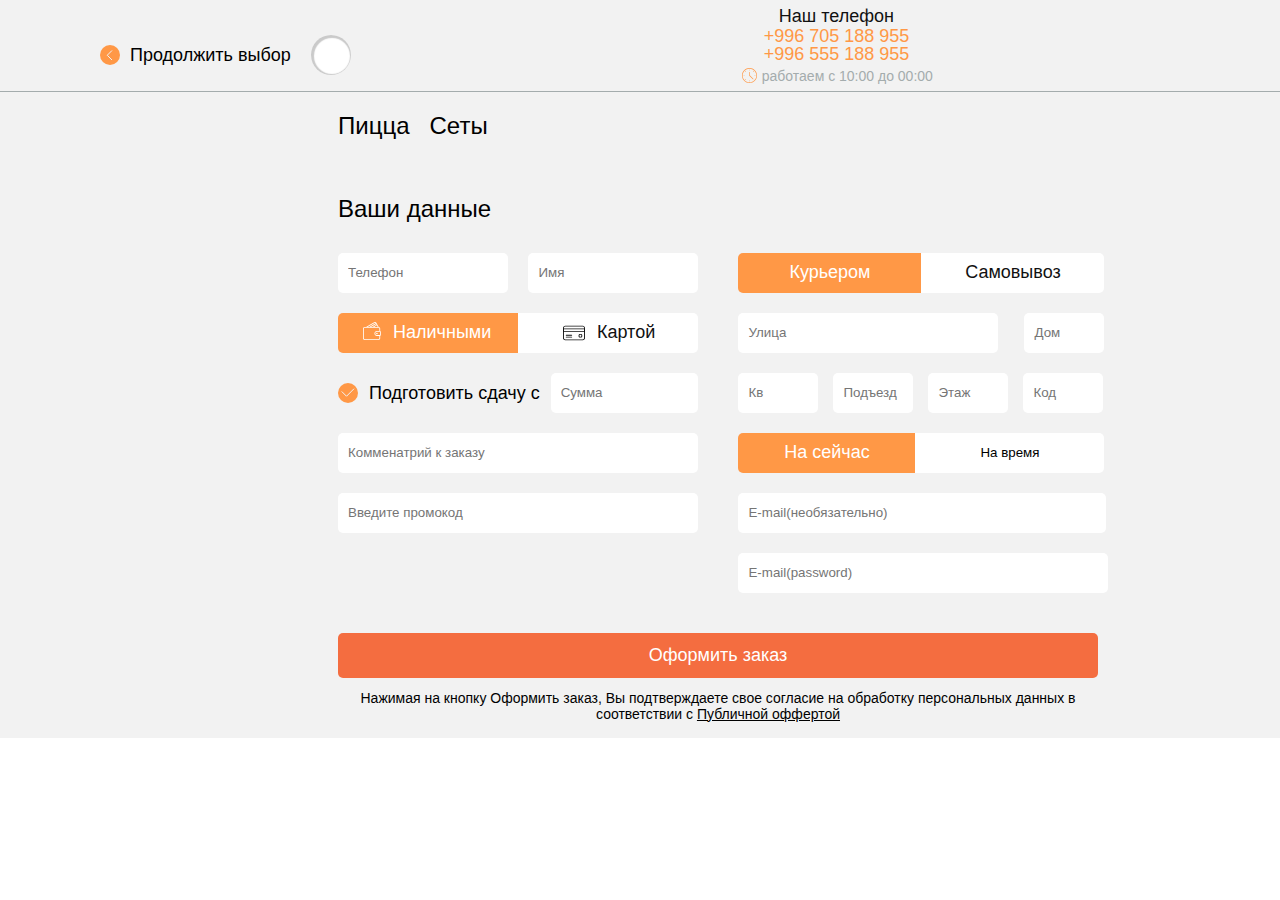
<file: form/form.html>
<!DOCTYPE html>
<html lang="en">

<head>
    <meta charset="UTF-8">
    <meta http-equiv="X-UA-Compatible" content="IE=edge">
    <meta name="viewport" content="width=device-width, initial-scale=1.0">
    <title>Form</title>
    <link rel="stylesheet" href="https://cdnjs.cloudflare.com/ajax/libs/font-awesome/6.4.2/css/all.min.css"
        integrity="sha512-z3gLpd7yknf1YoNbCzqRKc4qyor8gaKU1qmn+CShxbuBusANI9QpRohGBreCFkKxLhei6S9CQXFEbbKuqLg0DA=="
        crossorigin="anonymous" referrerpolicy="no-referrer" />

    <link rel="stylesheet" href="./style.css">
</head>

<body id="body">
    <nav>
        <div class="container">

            <div class="bg_img">

                <div class="navbar_div">

                    <div class="icon_choose">
                        <svg xmlns="http://www.w3.org/2000/svg" width="20" height="20" viewBox="0 0 20 20" fill="none">
                            <circle cx="10" cy="10" r="10" fill="#FF9846" />
                            <path d="M11.75 5.75L7.25 10.25L11.75 14.75" stroke="#F2F2F2" stroke-linecap="round" />
                        </svg>

                        <a class="choose_title" href="../site/site.html">Продолжить выбор</a>

                        <div class="mode">
                            <button class="moon" id="moon"><i class="fa-solid fa-moon mooni"></i></button>
                            <button class="sun" id="sun"><i class="fa-solid fa-sun  suni"></i></button>
                        </div>
                    </div>


                    <div class="div_1_2">

                        <h3 class="tel_title">Наш телефон</h3>
                        <h3 class="tel_num">
                            +996 705 188 955 <br>
                            +996 555 188 955
                        </h3>

                        <div class="toas_img">
                            <svg xmlns="http://www.w3.org/2000/svg" width="15" height="15" viewBox="0 0 15 15"
                                fill="none">
                                <g clip-path="url(#clip0_684_183)">
                                    <path
                                        d="M7.5 2.44559C7.67935 2.44559 7.82609 2.29885 7.82609 2.1195V1.95646C7.82609 1.77711 7.67935 1.63037 7.5 1.63037C7.32065 1.63037 7.17391 1.77711 7.17391 1.95646V2.1195C7.17391 2.29885 7.32065 2.44559 7.5 2.44559Z"
                                        fill="#FF9846" />
                                    <path
                                        d="M7.5 12.5544C7.32065 12.5544 7.17391 12.7012 7.17391 12.8805V13.0436C7.17391 13.2229 7.32065 13.3697 7.5 13.3697C7.67935 13.3697 7.82609 13.2229 7.82609 13.0436V12.8805C7.82609 12.7012 7.67935 12.5544 7.5 12.5544Z"
                                        fill="#FF9846" />
                                    <path
                                        d="M2.11956 7.17383H1.95652C1.77717 7.17383 1.63043 7.32057 1.63043 7.49991C1.63043 7.67926 1.77717 7.826 1.95652 7.826H2.11956C2.29891 7.826 2.44565 7.67926 2.44565 7.49991C2.44565 7.32057 2.29891 7.17383 2.11956 7.17383Z"
                                        fill="#FF9846" />
                                    <path
                                        d="M13.0435 7.17383H12.8804C12.7011 7.17383 12.5543 7.32057 12.5543 7.49991C12.5543 7.67926 12.7011 7.826 12.8804 7.826H13.0435C13.2228 7.826 13.3696 7.67926 13.3696 7.49991C13.3696 7.32057 13.2228 7.17383 13.0435 7.17383Z"
                                        fill="#FF9846" />
                                    <path
                                        d="M3.81522 3.35881C3.68478 3.22838 3.48913 3.22838 3.3587 3.35881C3.22826 3.48925 3.22826 3.6849 3.3587 3.81533L3.47283 3.92947C3.53805 3.99468 3.61957 4.02729 3.70109 4.02729C3.78261 4.02729 3.86413 3.99468 3.92935 3.92947C4.05979 3.79903 4.05979 3.60338 3.92935 3.47294L3.81522 3.35881Z"
                                        fill="#FF9846" />
                                    <path
                                        d="M3.47283 11.0707L3.3587 11.1849C3.22826 11.3153 3.22826 11.5109 3.3587 11.6414C3.42392 11.7066 3.50544 11.7392 3.58696 11.7392C3.66848 11.7392 3.75 11.7066 3.81522 11.6414L3.92935 11.5272C4.05979 11.3968 4.05979 11.2012 3.92935 11.0707C3.79892 10.9403 3.60326 10.9403 3.47283 11.0707Z"
                                        fill="#FF9846" />
                                    <path
                                        d="M11.1848 3.35881L11.0707 3.47294C10.9402 3.60338 10.9402 3.79903 11.0707 3.92947C11.1359 3.99468 11.2174 4.02729 11.2989 4.02729C11.3804 4.02729 11.462 3.99468 11.5272 3.92947L11.6413 3.81533C11.7717 3.6849 11.7717 3.48925 11.6413 3.35881C11.5109 3.22838 11.3152 3.22838 11.1848 3.35881Z"
                                        fill="#FF9846" />
                                    <path
                                        d="M7.82609 7.36965V4.40226C7.82609 4.22291 7.67935 4.07617 7.5 4.07617C7.32065 4.07617 7.17391 4.22291 7.17391 4.40226V7.50009C7.17391 7.58161 7.20652 7.66313 7.27174 7.72835L10.8424 11.299C10.9076 11.3642 10.9891 11.3968 11.0707 11.3968C11.1522 11.3968 11.2337 11.3642 11.2989 11.299C11.4293 11.1686 11.4293 10.9729 11.2989 10.8425L7.82609 7.36965Z"
                                        fill="#FF9846" />
                                    <path
                                        d="M7.5 0C3.3587 0 0 3.3587 0 7.5C0 11.6413 3.3587 15 7.5 15C11.6413 15 15 11.6413 15 7.5C15 3.3587 11.6413 0 7.5 0ZM7.5 14.3478C3.71739 14.3478 0.652174 11.2826 0.652174 7.5C0.652174 3.71739 3.71739 0.652174 7.5 0.652174C11.2826 0.652174 14.3478 3.71739 14.3478 7.5C14.3478 11.2826 11.2826 14.3478 7.5 14.3478Z"
                                        fill="#FF9846" />
                                </g>
                                <defs>
                                    <clipPath id="clip0_684_183">
                                        <rect width="15" height="15" fill="white" />
                                    </clipPath>
                                </defs>
                            </svg>

                            <h3 class="toas_title">работаем с 10:00 до 00:00</h3>

                        </div>
                    </div>
                </div>



                <div class="white_bg">

                    <div class="div_1_svg">

                        <button class="bars" id="open-menu-btn"><i class="fa-solid fa-bars-staggered"></i></button>
                        <button class="bars" id="close-menu-btn"><i class="fa-solid fa-xmark"></i></button>

                        <div class="div_1">
                            <h3 class="tel_title">Наш телефон</h3>
                            <h3 class="tel_num">
                                +996 705 188 955 <br>
                                +996 555 188 955
                            </h3>

                        </div>

                        <div class="toas_img">
                            <svg class="svg" xmlns="http://www.w3.org/2000/svg" width="15" height="15"
                                viewBox="0 0 15 15" fill="none">
                                <g clip-path="url(#clip0_684_183)">
                                    <path
                                        d="M7.5 2.44559C7.67935 2.44559 7.82609 2.29885 7.82609 2.1195V1.95646C7.82609 1.77711 7.67935 1.63037 7.5 1.63037C7.32065 1.63037 7.17391 1.77711 7.17391 1.95646V2.1195C7.17391 2.29885 7.32065 2.44559 7.5 2.44559Z"
                                        fill="#FF9846" />
                                    <path
                                        d="M7.5 12.5544C7.32065 12.5544 7.17391 12.7012 7.17391 12.8805V13.0436C7.17391 13.2229 7.32065 13.3697 7.5 13.3697C7.67935 13.3697 7.82609 13.2229 7.82609 13.0436V12.8805C7.82609 12.7012 7.67935 12.5544 7.5 12.5544Z"
                                        fill="#FF9846" />
                                    <path
                                        d="M2.11956 7.17383H1.95652C1.77717 7.17383 1.63043 7.32057 1.63043 7.49991C1.63043 7.67926 1.77717 7.826 1.95652 7.826H2.11956C2.29891 7.826 2.44565 7.67926 2.44565 7.49991C2.44565 7.32057 2.29891 7.17383 2.11956 7.17383Z"
                                        fill="#FF9846" />
                                    <path
                                        d="M13.0435 7.17383H12.8804C12.7011 7.17383 12.5543 7.32057 12.5543 7.49991C12.5543 7.67926 12.7011 7.826 12.8804 7.826H13.0435C13.2228 7.826 13.3696 7.67926 13.3696 7.49991C13.3696 7.32057 13.2228 7.17383 13.0435 7.17383Z"
                                        fill="#FF9846" />
                                    <path
                                        d="M3.81522 3.35881C3.68478 3.22838 3.48913 3.22838 3.3587 3.35881C3.22826 3.48925 3.22826 3.6849 3.3587 3.81533L3.47283 3.92947C3.53805 3.99468 3.61957 4.02729 3.70109 4.02729C3.78261 4.02729 3.86413 3.99468 3.92935 3.92947C4.05979 3.79903 4.05979 3.60338 3.92935 3.47294L3.81522 3.35881Z"
                                        fill="#FF9846" />
                                    <path
                                        d="M3.47283 11.0707L3.3587 11.1849C3.22826 11.3153 3.22826 11.5109 3.3587 11.6414C3.42392 11.7066 3.50544 11.7392 3.58696 11.7392C3.66848 11.7392 3.75 11.7066 3.81522 11.6414L3.92935 11.5272C4.05979 11.3968 4.05979 11.2012 3.92935 11.0707C3.79892 10.9403 3.60326 10.9403 3.47283 11.0707Z"
                                        fill="#FF9846" />
                                    <path
                                        d="M11.1848 3.35881L11.0707 3.47294C10.9402 3.60338 10.9402 3.79903 11.0707 3.92947C11.1359 3.99468 11.2174 4.02729 11.2989 4.02729C11.3804 4.02729 11.462 3.99468 11.5272 3.92947L11.6413 3.81533C11.7717 3.6849 11.7717 3.48925 11.6413 3.35881C11.5109 3.22838 11.3152 3.22838 11.1848 3.35881Z"
                                        fill="#FF9846" />
                                    <path
                                        d="M7.82609 7.36965V4.40226C7.82609 4.22291 7.67935 4.07617 7.5 4.07617C7.32065 4.07617 7.17391 4.22291 7.17391 4.40226V7.50009C7.17391 7.58161 7.20652 7.66313 7.27174 7.72835L10.8424 11.299C10.9076 11.3642 10.9891 11.3968 11.0707 11.3968C11.1522 11.3968 11.2337 11.3642 11.2989 11.299C11.4293 11.1686 11.4293 10.9729 11.2989 10.8425L7.82609 7.36965Z"
                                        fill="#FF9846" />
                                    <path
                                        d="M7.5 0C3.3587 0 0 3.3587 0 7.5C0 11.6413 3.3587 15 7.5 15C11.6413 15 15 11.6413 15 7.5C15 3.3587 11.6413 0 7.5 0ZM7.5 14.3478C3.71739 14.3478 0.652174 11.2826 0.652174 7.5C0.652174 3.71739 3.71739 0.652174 7.5 0.652174C11.2826 0.652174 14.3478 3.71739 14.3478 7.5C14.3478 11.2826 11.2826 14.3478 7.5 14.3478Z"
                                        fill="#FF9846" />
                                </g>
                                <defs>
                                    <clipPath id="clip0_684_183">
                                        <rect width="15" height="15" fill="white" />
                                    </clipPath>
                                </defs>
                            </svg>

                            <h3 class="toas_title">работаем <br> с 10:00 до 00:00</h3>

                        </div>

                        <svg class="searchh" xmlns="http://www.w3.org/2000/svg" width="30" height="30"
                            viewBox="0 0 30 30" fill="none">
                            <path
                                d="M29.8169 28.9331L20.6888 19.805C22.5848 17.6999 23.75 14.9244 23.75 11.875C23.75 5.32717 18.4229 0 11.875 0C5.32717 0 0 5.32717 0 11.875C0 18.4229 5.32717 23.75 11.875 23.75C14.9244 23.75 17.6999 22.5848 19.805 20.6888L28.9331 29.8169C29.0552 29.9389 29.2151 30 29.375 30C29.5349 30 29.6948 29.9389 29.817 29.8169C30.0611 29.5727 30.0611 29.1772 29.8169 28.9331ZM11.875 22.5C6.01688 22.5 1.25004 17.7337 1.25004 11.875C1.25004 6.01629 6.01688 1.24998 11.875 1.24998C17.7332 1.24998 22.5 6.01623 22.5 11.875C22.5 17.7338 17.7332 22.5 11.875 22.5Z"
                                fill="#A4ACAD" />
                        </svg>
                    </div>

                </div>




                <div class="line"></div>

                <div class="linkks">
                    <a class="link3" href="../index.html">Пицца</a>
                    <a class="link3" href="../site/site.html">Сеты</a>
                </div>

                <h3 class="other_title">Ваши данные</h3>

                <div class="two_form_div">
                    <div class="form_div">
                        <input class="tel" type="tel" placeholder="Телефон" required>
                        <input class="name" type="name" placeholder="Имя" required>
        
                        <div class="two_btn">
                            <button class="hamyon">
        
                                <div class="wallet_icon">
                                <div class="icon">
                                    <svg xmlns="http://www.w3.org/2000/svg" width="18" height="18" viewBox="0 0 18 18"
                                        fill="none">
                                        <g clip-path="url(#clip0_25_471)">
                                            <path
                                                d="M17.1821 9.0755V6.54563C17.1821 5.68778 16.5167 4.99013 15.676 4.92248L13.3265 0.818851C13.1088 0.439323 12.7572 0.168062 12.3366 0.0554233C11.9179 -0.0564485 11.4801 0.00230624 11.1053 0.220412L3.05136 4.90928H1.63684C0.734385 4.90928 0.000488281 5.64314 0.000488281 6.54563V16.3637C0.000488281 17.2661 0.734347 18 1.63684 18H15.5457C16.4482 18 17.1821 17.2661 17.1821 16.3637V13.8338C17.6572 13.6644 18.0002 13.2145 18.0002 12.6819V10.2274C18.0002 9.69476 17.6572 9.24494 17.1821 9.0755ZM14.7253 4.90928H11.1597L13.8339 3.35236L14.7253 4.90928ZM13.4274 2.64236L9.5336 4.90928H7.91849L13.0236 1.93703L13.4274 2.64236ZM11.5172 0.927501C11.7022 0.819235 11.9183 0.790471 12.1248 0.84562C12.3338 0.901537 12.508 1.03657 12.6162 1.22553L12.6171 1.22703L6.2925 4.90928H4.67747L11.5172 0.927501ZM16.3639 16.3637C16.3639 16.8147 15.9967 17.1818 15.5457 17.1818H1.63684C1.18582 17.1818 0.818682 16.8147 0.818682 16.3637V6.54563C0.818682 6.09462 1.18582 5.72748 1.63684 5.72748H15.5457C15.9967 5.72748 16.3639 6.09462 16.3639 6.54563V9.00014H13.9094C12.5559 9.00014 11.4549 10.1011 11.4549 11.4546C11.4549 12.8081 12.5559 13.9091 13.9094 13.9091H16.3639V16.3637ZM17.1821 12.6819C17.1821 12.9076 16.9987 13.091 16.773 13.091H13.9094C13.0069 13.091 12.273 12.3571 12.273 11.4546C12.273 10.5522 13.0069 9.81829 13.9094 9.81829H16.773C16.9987 9.81829 17.1821 10.0017 17.1821 10.2274V12.6819Z"
                                                fill="white" />
                                            <path
                                                d="M13.909 10.6365C13.458 10.6365 13.0908 11.0036 13.0908 11.4546C13.0908 11.9057 13.458 12.2728 13.909 12.2728C14.36 12.2728 14.7271 11.9057 14.7271 11.4546C14.7272 11.0036 14.36 10.6365 13.909 10.6365Z"
                                                fill="white" />
                                        </g>
                                        <defs>
                                            <clipPath id="clip0_25_471">
                                                <rect width="18" height="18" fill="white" />
                                            </clipPath>
                                        </defs>
                                    </svg>
                                </div>
        
                                Наличными
                                </div>
        
                            </button>
        
                            <button class="hamyon2">
        
                                <div class="wallet_icon2">
                                    <div class="icon">
                                        <svg xmlns="http://www.w3.org/2000/svg" width="22" height="22" viewBox="0 0 22 22"
                                            fill="none">
                                            <g clip-path="url(#clip0_24_1854)">
                                                <path
                                                    d="M19.7083 3.66665H2.29165C1.0285 3.66665 0 4.69515 0 5.95834V16.0417C0 17.3048 1.0285 18.3333 2.29165 18.3333H19.7083C20.9715 18.3333 22 17.3048 22 16.0417V5.95834C22 4.69515 20.9715 3.66665 19.7083 3.66665ZM21.0833 16.0416C21.0833 16.7997 20.4664 17.4166 19.7083 17.4166H2.29165C1.53355 17.4166 0.916652 16.7997 0.916652 16.0416V5.95834C0.916652 5.20025 1.53355 4.58334 2.29165 4.58334H19.7083C20.4664 4.58334 21.0833 5.20025 21.0833 5.95834V16.0416H21.0833Z"
                                                    fill="#111111" />
                                                <path
                                                    d="M21.5417 6.41665H0.458348C0.205348 6.41665 0 6.622 0 6.875V9.625C0 9.878 0.205348 10.0833 0.458348 10.0833H21.5417C21.7947 10.0833 22 9.878 22 9.625V6.875C22 6.622 21.7947 6.41665 21.5417 6.41665ZM21.0833 9.16665H0.916652V7.3333H21.0833V9.16665H21.0833Z"
                                                    fill="#111111" />
                                                <path
                                                    d="M8.70835 12.8333H3.20835C2.95535 12.8333 2.75 13.0387 2.75 13.2917C2.75 13.5447 2.95535 13.75 3.20835 13.75H8.70835C8.96135 13.75 9.1667 13.5446 9.1667 13.2916C9.1667 13.0386 8.96135 12.8333 8.70835 12.8333Z"
                                                    fill="#111111" />
                                                <path
                                                    d="M8.70835 14.6667H3.20835C2.95535 14.6667 2.75 14.872 2.75 15.125C2.75 15.378 2.95535 15.5834 3.20835 15.5834H8.70835C8.96135 15.5834 9.1667 15.378 9.1667 15.125C9.16665 14.872 8.96135 14.6667 8.70835 14.6667Z"
                                                    fill="#111111" />
                                                <path
                                                    d="M17.8751 11.9167H16.9585C16.2004 11.9167 15.5835 12.5336 15.5835 13.2917V14.2083C15.5835 14.9664 16.2004 15.5833 16.9585 15.5833H17.8751C18.6332 15.5833 19.2501 14.9664 19.2501 14.2083V13.2917C19.2501 12.5336 18.6332 11.9167 17.8751 11.9167ZM18.3335 14.2084C18.3335 14.4614 18.1281 14.6667 17.8751 14.6667H16.9585C16.7055 14.6667 16.5001 14.4614 16.5001 14.2084V13.2917C16.5001 13.0387 16.7055 12.8334 16.9585 12.8334H17.8751C18.1281 12.8334 18.3335 13.0387 18.3335 13.2917V14.2084Z"
                                                    fill="#111111" />
                                            </g>
                                            <defs>
                                                <clipPath id="clip0_24_1854">
                                                    <rect width="22" height="22" fill="white" />
                                                </clipPath>
                                            </defs>
                                        </svg>
                                    </div>
        
                                    Картой
                                </div>
        
                            </button>
                        </div>
        
                        <div class="do_icon">
                            <div class="svg_icon">
                                <svg xmlns="http://www.w3.org/2000/svg" width="20" height="20" viewBox="0 0 20 20" fill="none">
                                    <circle cx="10" cy="10" r="10" transform="rotate(-90 10 10)" fill="#FF9846" />
                                    <path d="M4 8.75L8.5 13.25L15.75 6" stroke="#F2F2F2" stroke-linecap="round" />
                                </svg>
        
                                <h3 class="do_title">Подготовить сдачу с</h3>
                            </div>
        
                            <input class="sum" type="text" placeholder="Сумма" required>
                        </div>
        
                        <input class="email" type="email" placeholder="Комменатрий к заказу" required> <br>
                        <div class="input-box">
                            <input class="code1" type="password" id="password" placeholder="Введите промокод" required>
                            <i class="fa-solid fa-eye" id="show"></i>
                            <i class="fa-solid fa-eye-slash" id="hide"></i>
                        </div>
                    </div>
        
        
                    <div class="form_div2">
        
                        <div class="two_btn2">
                            <button class="kuryer_btn">Курьером</button>
                            <button class="tel_btn">Самовывоз</button>
                        </div>
        
                        <div class="two_btn3">
                            <input class="city" type="text" placeholder="Улица" required>
                            <input class="home" type="text" placeholder="Дом" required>
                        </div>
        
                        <div class="four_btn">
                            <input class="kv" type="text" placeholder="Кв" required>
                            <input class="kv" type="text" placeholder="Подъезд" required>
                            <input class="kv" type="text" placeholder="Этаж" required>
                            <input class="kv" type="text" placeholder="Код" required>
                        </div>
        
                        <div class="two_btn4">
                            <button class="now_btn">На сейчас</button>
                            <button class="time_btn">На время</button>
                        </div>
        
                        <input class="email2" type="email" placeholder="E-mail(необязательно)" required> <br>
                        <div class="input-box">
                            <input class="code" type="password" id="password" placeholder="E-mail(password)" required>
                            <i class="fa-solid fa-eye" id="show"></i>
                            <i class="fa-solid fa-eye-slash" id="hide"></i>
                        </div>
                    </div>
        
                </div>


                <button class="big_btn">Оформить заказ</button>
                <p class="btn_text">Нажимая на кнопку Оформить заказ, Вы подтверждаете свое согласие на обработку
                    персональных данных в соответствии с <span>Публичной оффертой</span>
                </p>






            </div>

        </div>
    </nav>

    <script src="./script.js"></script>
</body>

</html>
</file>
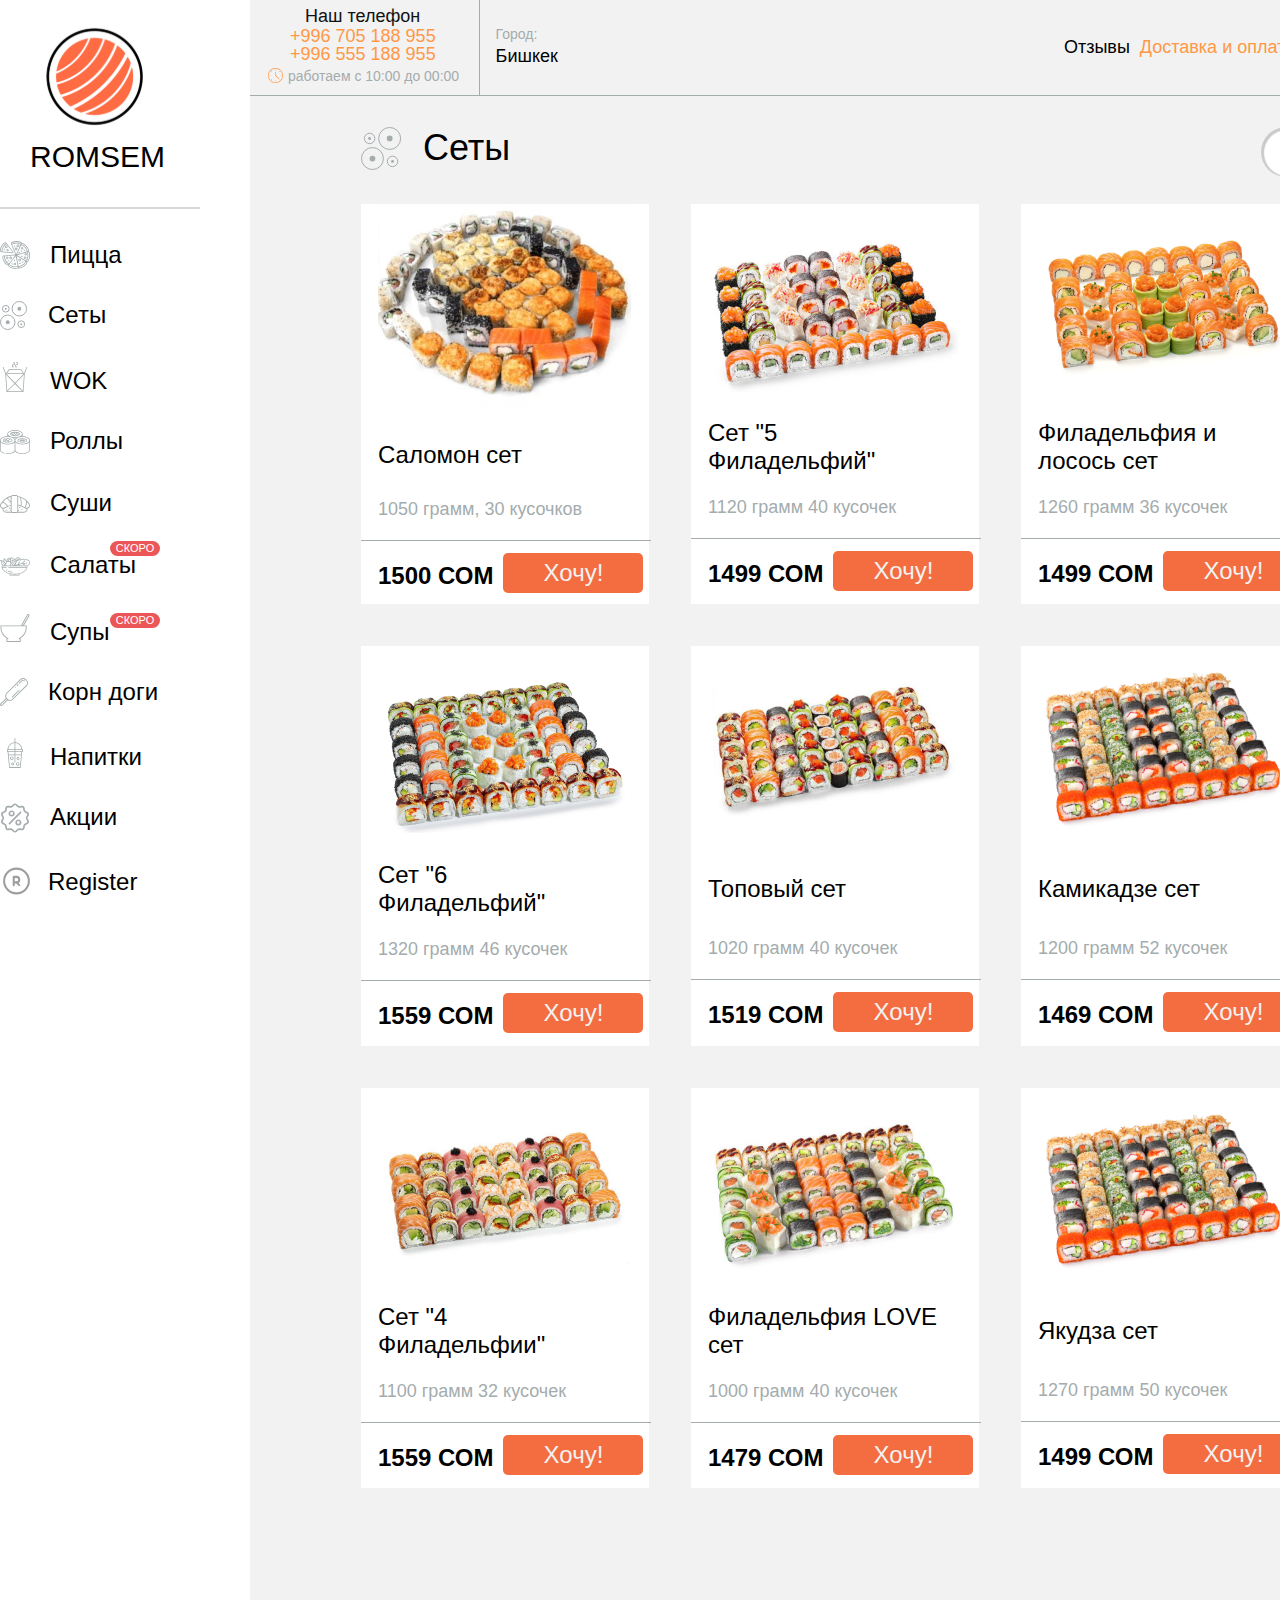
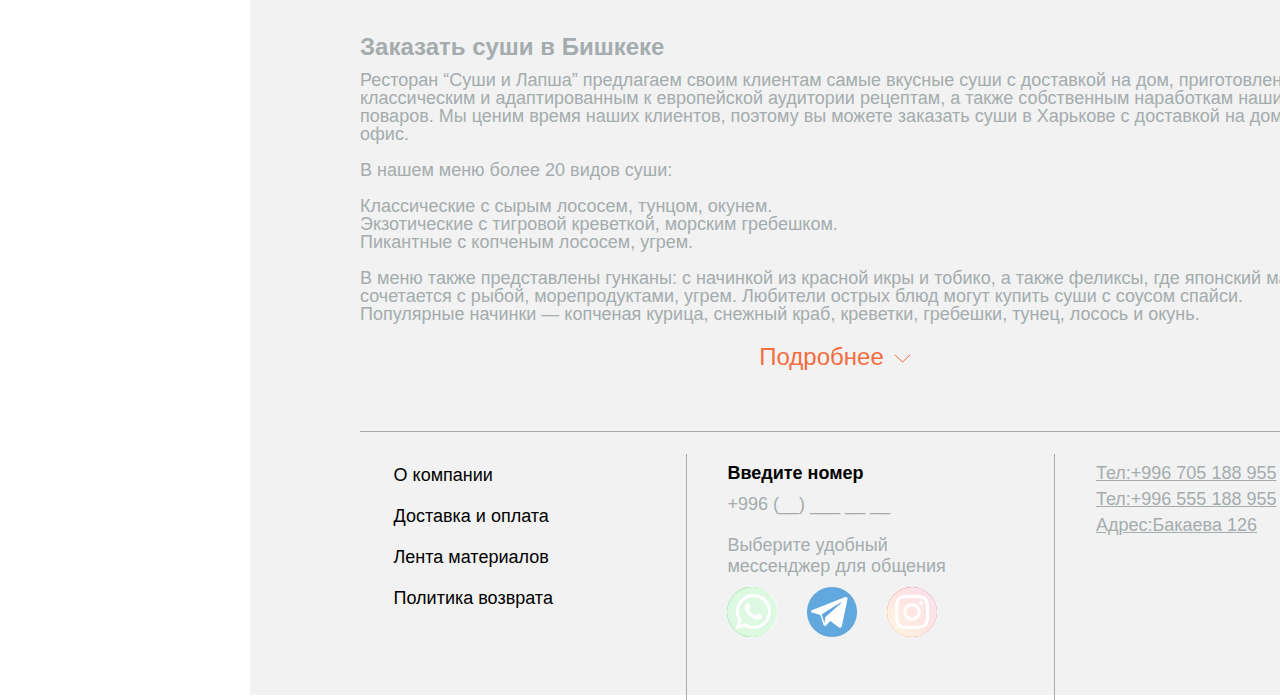
<file: site/site.html>
<!DOCTYPE html>
<html lang="en">

<head>
    <meta charset="UTF-8">
    <meta http-equiv="X-UA-Compatible" content="IE=edge">
    <meta name="viewport" content="width=device-width, initial-scale=1.0">
    <title>Сеты</title>
    <link rel="stylesheet" href="https://cdnjs.cloudflare.com/ajax/libs/font-awesome/6.4.2/css/all.min.css"
        integrity="sha512-z3gLpd7yknf1YoNbCzqRKc4qyor8gaKU1qmn+CShxbuBusANI9QpRohGBreCFkKxLhei6S9CQXFEbbKuqLg0DA=="
        crossorigin="anonymous" referrerpolicy="no-referrer" />

    <link rel="stylesheet" href="./style.css">
</head>

<body id="body">

    <nav>
        <div class="container">

            <div class="bigxx_div">

                <div class="big_div">

                    <div class="logo">
                        <img class="logo_img" src="images/logo.svg" alt="">
                        <h2 class="logo_title">Romsem</h2>
                    </div>
                    <div class="line"></div>

                    <div class="nav__menu">

                        <div class="pizza_icon">
                            <svg xmlns="http://www.w3.org/2000/svg" width="30" height="28" viewBox="0 0 30 28"
                                fill="none">
                                <path
                                    d="M29.1087 10.5769C29.0309 10.4602 28.9531 10.3435 28.8364 10.3046C28.9531 10.149 29.0309 9.91565 28.992 9.72116C28.9531 8.8654 28.5641 7.11498 26.6581 4.93669C24.7132 2.75839 23.0017 2.17492 22.1848 2.01932C22.0292 1.98042 21.9125 2.01932 21.7958 2.01932C21.7569 1.82483 21.6402 1.63034 21.4846 1.51365C20.8234 0.969072 19.2674 0.113312 16.3501 0.113312C13.4327 0.113312 11.8768 1.00797 11.1766 1.51365C10.8265 1.78593 10.7098 2.21381 10.9043 2.6028L11.5267 4.04203L15.4165 13.4554C15.4165 13.4943 15.4554 13.5332 15.4943 13.5721C15.4165 13.5332 15.2998 13.5332 15.1831 13.5332L4.95291 14.4278L3.39698 14.5445C2.9691 14.5834 2.61902 14.8946 2.54122 15.3225C2.38563 16.1783 2.34673 17.9676 3.74707 20.496C5.1085 23.0632 6.66443 23.9968 7.44239 24.3469C7.55909 24.3858 7.67578 24.4247 7.83138 24.4247C7.83138 24.4247 7.83138 24.4247 7.87027 24.4247C7.87027 24.6192 7.94807 24.8137 8.06476 25.0082C8.60934 25.6694 9.89298 26.9142 12.7325 27.5754C13.7439 27.8088 14.5997 27.8866 15.3387 27.8866C16.6613 27.8866 17.5559 27.6143 18.0616 27.3809C18.1783 27.342 18.295 27.2253 18.3728 27.1475C18.5284 27.2642 18.7229 27.3809 18.9174 27.3809C18.9952 27.3809 19.073 27.3809 19.1507 27.3809C20.0843 27.3809 21.7569 27.1087 23.8963 25.5916C26.2691 23.919 27.0471 22.2853 27.3194 21.4684C27.3583 21.3517 27.3583 21.1961 27.3583 21.0794C27.5528 21.0405 27.7472 20.9627 27.9028 20.8071C28.5252 20.1848 29.5755 18.7455 29.8866 15.8671C30.2756 12.9886 29.5755 11.316 29.1087 10.5769ZM21.8347 2.87508C21.8736 2.79729 21.9514 2.75839 21.9903 2.79729C22.7294 2.95288 24.2853 3.45856 26.0357 5.44236C27.7861 7.42617 28.1362 8.9821 28.1751 9.76006C28.1751 9.83786 28.1362 9.87675 28.0584 9.91565L27.4361 10.149C27.3583 9.37108 26.9693 7.89295 25.3745 6.06473C23.7796 4.23652 22.3015 3.69194 21.5235 3.53635L21.8347 2.87508ZM27.475 15.5948C27.2027 17.9676 26.308 19.0956 25.919 19.4846C25.8801 19.5235 25.8412 19.5235 25.8023 19.4846L21.2513 16.8395L17.2447 14.3111L21.7958 12.7941L26.7359 11.3938C26.7748 11.3938 26.8137 11.3938 26.8526 11.4327C27.1638 11.8995 27.7472 13.222 27.475 15.5948ZM21.2901 4.27542C21.7958 4.35321 23.1962 4.78109 24.8299 6.60931C26.4247 8.39862 26.6581 9.83786 26.697 10.3435C26.697 10.3824 26.6581 10.4213 26.6192 10.4213L21.6013 12.0551L17.0502 13.3387L18.9563 8.9432L21.2124 4.31432C21.2124 4.27542 21.2512 4.27542 21.2901 4.27542ZM11.5656 2.33051C11.5267 2.25271 11.5656 2.17492 11.6045 2.13602C12.2269 1.66924 13.6272 0.891275 16.2723 0.891275C18.9174 0.891275 20.3177 1.66924 20.9012 2.13602C20.9401 2.17492 20.979 2.25271 20.9401 2.33051L20.6678 2.95288C20.0065 2.4861 18.684 1.78593 16.2723 1.78593C13.8606 1.78593 12.4603 2.4861 11.8379 2.95288L11.5656 2.33051ZM12.188 3.76974C12.188 3.73084 12.188 3.69194 12.2269 3.65305C12.6547 3.34186 13.8995 2.5639 16.3112 2.5639C18.6451 2.5639 19.8509 3.22517 20.3566 3.65305C20.3955 3.69194 20.3955 3.73084 20.3955 3.76974L18.295 8.63201L16.1167 13.1442L12.188 3.76974ZM16.1945 14.0389C16.1945 14.0778 16.1945 14.0778 16.1945 14.1167C16.1945 14.1167 16.1556 14.1167 16.1167 14.1556C16.0778 14.1556 16.0778 14.1556 16.0389 14.1167C16.0389 14.0778 16.0389 14.0389 16 14L15.9611 13.9611C16 13.9611 16.0778 14 16.1167 14C16.1556 14.0389 16.1556 14.0389 16.1945 14.0389ZM15.7277 15.2058L16.7002 19.9125L17.517 24.9692C17.517 25.0081 17.517 25.047 17.4781 25.0859C17.0113 25.3193 15.611 25.7472 13.2771 25.2026C10.9432 24.6581 9.93188 23.6467 9.58179 23.2188C9.5429 23.1799 9.5429 23.141 9.58179 23.1021L12.7325 18.8622L15.7277 15.2058ZM7.94807 23.6078C7.90917 23.6467 7.83138 23.6856 7.75358 23.6467C7.209 23.4133 5.73087 22.5576 4.40833 20.107C3.16359 17.7731 3.16359 16.1783 3.31919 15.4392C3.31919 15.3614 3.39698 15.3225 3.47478 15.3225L4.17495 15.2836C4.05825 16.0616 4.09715 17.6175 5.2252 19.718C6.39214 21.8574 7.63688 22.7132 8.37595 23.0632L7.94807 23.6078ZM5.88647 19.3679C4.75842 17.2674 4.83621 15.8282 4.91401 15.2836C4.91401 15.2447 4.95291 15.2058 4.99181 15.2058L15.1831 14.35C15.1442 14.3889 15.1053 14.3889 15.1053 14.4278L12.1491 18.3955L8.92052 22.402C8.88163 22.4409 8.84273 22.4409 8.80383 22.4409C8.29815 22.2075 7.05341 21.4684 5.88647 19.3679ZM17.7115 26.6808C17.1669 26.9531 15.5721 27.4587 12.8492 26.8364C10.2431 26.214 9.07612 25.1248 8.60934 24.5414C8.57044 24.5025 8.57044 24.4247 8.60934 24.3469L9.03722 23.8023C9.5429 24.4247 10.7098 25.3971 13.0437 25.9417C13.9384 26.1362 14.6775 26.214 15.3387 26.214C16.4279 26.214 17.1669 25.9806 17.6337 25.7861L17.7504 26.4863C17.8282 26.603 17.7893 26.6808 17.7115 26.6808ZM18.5284 24.9304L17.4781 19.7569L16.7002 15.0891L20.8623 17.5008L25.18 20.2626C25.2189 20.3015 25.2189 20.3404 25.2189 20.3793C25.0633 20.8849 24.4798 22.2075 22.496 23.6078C20.5122 24.9693 19.1119 25.0859 18.5673 25.047C18.5673 25.0082 18.5284 25.0081 18.5284 24.9304ZM23.4684 24.9692C21.2901 26.4863 19.6953 26.6419 18.9563 26.603C18.8785 26.603 18.8396 26.5641 18.8007 26.4863L18.684 25.7861C18.7229 25.7861 18.7229 25.7861 18.7618 25.7861C19.5786 25.7861 21.0568 25.5527 22.9628 24.2302C24.9466 22.8299 25.6856 21.4684 25.919 20.7293L26.5025 21.0794C26.5803 21.1183 26.5803 21.1961 26.5803 21.2739C26.4247 21.8574 25.7634 23.3744 23.4684 24.9692ZM29.1476 15.7893C28.8364 18.4344 27.9028 19.718 27.3583 20.2626C27.3194 20.3015 27.2416 20.3404 27.1638 20.3015L26.5803 19.9514C27.1249 19.3679 27.9806 18.0843 28.2529 15.7115C28.5252 13.2998 27.9806 11.8606 27.5917 11.1604L28.2529 10.9659C28.3307 10.927 28.4085 10.9659 28.4474 11.0437C28.8364 11.6661 29.4588 13.1442 29.1476 15.7893Z"
                                    fill="#A4ACAD" />
                                <path
                                    d="M17.9449 3.38077C17.1669 3.38077 16.5446 4.00314 16.5446 4.7811C16.5446 5.55907 17.1669 6.18144 17.9449 6.18144C18.7229 6.18144 19.3452 5.55907 19.3452 4.7811C19.3452 4.00314 18.7229 3.38077 17.9449 3.38077ZM17.9449 5.44237C17.5948 5.44237 17.3225 5.17008 17.3225 4.82C17.3225 4.46992 17.5948 4.19763 17.9449 4.19763C18.295 4.19763 18.5673 4.46992 18.5673 4.82C18.5673 5.17008 18.295 5.44237 17.9449 5.44237Z"
                                    fill="#A4ACAD" />
                                <path
                                    d="M16.1167 6.60931C15.3776 6.60931 14.7942 7.19279 14.7942 7.93185C14.7942 8.67092 15.3776 9.25439 16.1167 9.25439C16.8558 9.25439 17.4392 8.67092 17.4392 7.93185C17.4392 7.19279 16.8558 6.60931 16.1167 6.60931ZM16.0778 8.47643C15.7666 8.47643 15.5332 8.24304 15.5332 7.93185C15.5332 7.62067 15.7666 7.38728 16.0778 7.38728C16.389 7.38728 16.6224 7.62067 16.6224 7.93185C16.6224 8.24304 16.389 8.47643 16.0778 8.47643Z"
                                    fill="#A4ACAD" />
                                <path
                                    d="M23.0406 6.57042C22.6127 6.10364 21.8736 6.06474 21.4069 6.49262C21.1735 6.68711 21.0568 6.9983 21.0179 7.27058C21.0179 7.58177 21.0957 7.89295 21.2902 8.08744C21.4846 8.35973 21.7958 8.51532 22.107 8.51532C22.1459 8.51532 22.1459 8.51532 22.1848 8.51532C22.4571 8.51532 22.7294 8.39863 22.9628 8.20414C23.4296 7.77626 23.4685 7.03719 23.0406 6.57042ZM22.3793 7.69846C22.3015 7.77626 22.2237 7.81516 22.107 7.77626C21.9903 7.77626 21.9125 7.73736 21.8347 7.65956C21.7569 7.58177 21.718 7.50397 21.7569 7.38728C21.7958 7.27058 21.8347 7.15389 21.9125 7.11499C21.9903 7.03719 22.0681 7.03719 22.1459 7.03719C22.2626 7.03719 22.3404 7.07609 22.4182 7.15389C22.5738 7.30948 22.5349 7.54287 22.3793 7.69846Z"
                                    fill="#A4ACAD" />
                                <path
                                    d="M26.1913 16.1005C25.919 15.8282 25.6079 15.6337 25.2578 15.5948C24.5187 15.517 23.8185 16.0616 23.7407 16.8006C23.6629 17.5397 24.2075 18.2399 24.9466 18.3177C24.9855 18.3177 25.0633 18.3177 25.1022 18.3177C25.8023 18.3177 26.3858 17.812 26.4636 17.1118C26.5025 16.7617 26.3858 16.3728 26.1913 16.1005ZM25.0244 17.5786C24.6743 17.5397 24.4409 17.2285 24.4798 16.9173C24.5187 16.5672 24.8299 16.3339 25.1411 16.3728C25.2967 16.3728 25.4523 16.4894 25.5301 16.6061C25.6079 16.7228 25.6856 16.8784 25.6856 17.034C25.6467 17.3841 25.3356 17.6175 25.0244 17.5786Z"
                                    fill="#A4ACAD" />
                                <path
                                    d="M26.5414 12.5996C26.3858 12.3662 26.1135 12.2106 25.8023 12.1717C25.4912 12.1328 25.18 12.2106 24.9466 12.4051C24.7132 12.5996 24.5576 12.8719 24.5187 13.1831C24.4798 13.4943 24.5576 13.8055 24.7521 14.0389C24.9466 14.2722 25.2189 14.4278 25.53 14.4667C25.5689 14.4667 25.6078 14.4667 25.6467 14.4667C25.919 14.4667 26.1524 14.3889 26.3469 14.2333C26.5803 14.0389 26.7359 13.7666 26.7748 13.4554C26.8137 13.1442 26.7359 12.833 26.5414 12.5996ZM25.8801 13.611C25.8023 13.6888 25.6856 13.6888 25.6078 13.6888C25.4912 13.6888 25.4134 13.611 25.3745 13.5332C25.2967 13.4554 25.2967 13.3387 25.2967 13.2609C25.2967 13.1442 25.3745 13.0664 25.4523 13.0275C25.53 12.9497 25.6467 12.9497 25.7245 12.9497C25.8412 12.9497 25.919 13.0275 25.9579 13.1053C25.9968 13.1831 26.0357 13.2998 26.0357 13.3776C26.0357 13.4554 25.9579 13.5721 25.8801 13.611Z"
                                    fill="#A4ACAD" />
                                <path
                                    d="M20.7067 18.3177C20.4733 18.0065 20.201 17.812 19.8509 17.7731C19.5008 17.6953 19.1508 17.7731 18.8396 18.0065C18.2561 18.4344 18.1005 19.2512 18.5284 19.8736C18.7618 20.2237 19.1897 20.4182 19.6175 20.4182C19.8898 20.4182 20.1621 20.3404 20.3955 20.1848C20.7067 19.9903 20.9012 19.6791 20.9401 19.329C21.0179 18.9789 20.9401 18.6288 20.7067 18.3177ZM20.1621 19.2123C20.1232 19.3679 20.0454 19.4846 19.9287 19.5624C19.6953 19.7569 19.3453 19.6791 19.1508 19.4068C18.9952 19.1734 19.0341 18.8233 19.3064 18.6288C19.5397 18.4733 19.8898 18.5122 20.0843 18.7844C20.1621 18.9011 20.201 19.0567 20.1621 19.2123Z"
                                    fill="#A4ACAD" />
                                <path
                                    d="M15.1831 21.7407C14.8719 21.6629 14.5608 21.7018 14.3274 21.8963C14.0551 22.0519 13.8995 22.3242 13.8217 22.5965C13.6272 23.2188 14.0162 23.8412 14.6386 23.9968C14.7164 24.0357 14.833 24.0357 14.9108 24.0357C15.4165 24.0357 15.9222 23.6856 16.0389 23.141C16.1945 22.5187 15.8055 21.8963 15.1831 21.7407ZM15.222 22.9854C15.1831 23.1799 14.9886 23.2966 14.7553 23.2577C14.6386 23.2188 14.5608 23.1799 14.5219 23.1021C14.483 23.0243 14.5219 22.9077 14.5219 22.791C14.5608 22.6743 14.5997 22.5965 14.6775 22.5576C14.7553 22.5187 14.7942 22.5187 14.8719 22.5187C14.9108 22.5187 14.9497 22.5187 14.9497 22.5187C15.1442 22.5576 15.2609 22.7521 15.222 22.9854Z"
                                    fill="#A4ACAD" />
                                <path
                                    d="M8.29816 16.1783C7.94807 15.517 7.09231 15.2447 6.43104 15.6337C5.76978 15.9838 5.49749 16.8395 5.88647 17.5008C6.11986 17.9676 6.62554 18.2399 7.09231 18.2399C7.3257 18.2399 7.52019 18.201 7.75358 18.0843C8.41485 17.6953 8.64824 16.8395 8.29816 16.1783ZM7.3646 17.3841C7.05342 17.5397 6.70333 17.423 6.54774 17.1507C6.39215 16.8395 6.50884 16.4895 6.78113 16.3339C7.09231 16.1783 7.4424 16.295 7.59799 16.5672C7.75358 16.8395 7.63689 17.2285 7.3646 17.3841Z"
                                    fill="#A4ACAD" />
                                <path
                                    d="M11.8768 16.3339C11.7212 16.0227 11.41 15.7893 11.0988 15.6726C10.7487 15.5559 10.3987 15.5948 10.0875 15.7893C9.77629 15.9449 9.5429 16.2561 9.42621 16.5672C9.30951 16.9173 9.34841 17.2674 9.5429 17.5786C9.69849 17.9287 9.97078 18.1621 10.3209 18.2399C10.4376 18.2788 10.5932 18.2788 10.7098 18.2788C10.9432 18.2788 11.1377 18.2399 11.3322 18.1232C11.6434 17.9676 11.8768 17.6564 11.9935 17.3452C12.1102 16.9951 12.0713 16.645 11.8768 16.3339ZM10.9432 17.4619C10.8265 17.5397 10.6709 17.5397 10.5154 17.5008C10.3598 17.4619 10.2431 17.3452 10.2042 17.2285C10.1653 17.1118 10.1264 16.9562 10.1653 16.8006C10.2042 16.645 10.3209 16.5283 10.4376 16.4895C10.5543 16.4117 10.7098 16.4117 10.8654 16.4506C11.021 16.4895 11.1377 16.6061 11.1766 16.7228C11.3322 16.9951 11.2155 17.3452 10.9432 17.4619Z"
                                    fill="#A4ACAD" />
                                <path
                                    d="M13.316 10.8881L7.05342 2.79729L6.08096 1.55255C5.80867 1.20247 5.38079 1.08577 4.99181 1.28026C4.21385 1.63035 2.69682 2.5639 1.29648 5.09228C-0.10385 7.62067 -0.0649519 9.44888 0.0517427 10.3046C0.129539 10.7325 0.440725 11.0437 0.868605 11.0826L2.42453 11.1993L12.5381 12.2884C12.6159 12.2884 12.6548 12.2884 12.6548 12.2884C12.9659 12.2884 13.2382 12.1329 13.3938 11.8606C13.5494 11.5494 13.5494 11.1993 13.316 10.8881ZM1.64657 10.3824L0.985299 10.3046C0.907503 10.3046 0.868605 10.2268 0.829706 10.1879C0.713012 9.44888 0.713012 7.81516 1.95775 5.48127C3.24139 3.14737 4.60283 2.29161 5.2641 2.01933C5.3419 1.98043 5.41969 2.01933 5.45859 2.05823L5.88647 2.6028C5.14741 2.95288 3.90266 3.80864 2.73572 5.90915C1.56877 8.04855 1.52987 9.56558 1.64657 10.3824ZM12.7715 11.4716C12.7326 11.5105 12.7326 11.5105 12.6937 11.5105L2.58012 10.4213C2.50233 10.4213 2.46343 10.3824 2.46343 10.3435C2.38563 9.79896 2.30784 8.35973 3.47478 6.25923C4.64173 4.15873 5.88647 3.45856 6.35325 3.22517C6.39215 3.22517 6.43105 3.22517 6.46994 3.26407L12.7715 11.3549C12.8103 11.3938 12.8103 11.4327 12.7715 11.4716Z"
                                    fill="#A4ACAD" />
                                <path
                                    d="M7.5202 5.48127C7.4035 5.13118 7.17011 4.82 6.85893 4.66441C6.54774 4.46992 6.15876 4.43102 5.80868 4.54771C5.45859 4.66441 5.14741 4.8978 4.99181 5.20898C4.79732 5.52017 4.75842 5.90915 4.87512 6.25923C4.99181 6.60932 5.2252 6.9205 5.53639 7.11499C5.73088 7.23169 5.96427 7.27059 6.19766 7.27059C6.70333 7.27059 7.17011 6.9983 7.4035 6.53152C7.59799 6.22033 7.63689 5.83135 7.5202 5.48127ZM6.70333 6.18144C6.54774 6.49262 6.15876 6.57042 5.88647 6.41482C5.73088 6.33703 5.65308 6.22033 5.61419 6.06474C5.57529 5.90915 5.61419 5.75356 5.69198 5.59796C5.76978 5.44237 5.88647 5.36457 6.04207 5.32568C6.08096 5.32568 6.15876 5.28678 6.19766 5.28678C6.31435 5.28678 6.39215 5.32568 6.46995 5.36457C6.62554 5.44237 6.70333 5.55906 6.74223 5.71466C6.78113 5.87025 6.78113 6.02584 6.70333 6.18144Z"
                                    fill="#A4ACAD" />
                                <path
                                    d="M8.14257 8.24304C7.598 7.85405 6.89783 8.04854 6.58664 8.63202C6.43105 8.9043 6.39215 9.21549 6.50885 9.52667C6.58664 9.83786 6.78113 10.0712 7.05342 10.2268C7.20901 10.3046 7.4035 10.3824 7.598 10.3824C7.71469 10.3824 7.83138 10.3824 7.90918 10.3435C8.22037 10.2657 8.45375 10.0712 8.60935 9.79896C8.92053 9.25439 8.72604 8.55422 8.14257 8.24304ZM7.94808 9.33218C7.83138 9.52667 7.63689 9.56557 7.4424 9.48778C7.36461 9.44888 7.28681 9.37108 7.24791 9.25439C7.20901 9.13769 7.24791 9.0599 7.28681 8.9821C7.32571 8.9043 7.4035 8.82651 7.5202 8.78761C7.5202 8.82651 7.5591 8.78761 7.598 8.78761C7.67579 8.78761 7.71469 8.78761 7.79249 8.82651C7.98698 8.9432 8.02587 9.13769 7.94808 9.33218Z"
                                    fill="#A4ACAD" />
                                <path
                                    d="M4.83622 8.78761L4.36944 7.81515C4.29165 7.62066 4.05826 7.54287 3.86377 7.62066C3.66928 7.69846 3.59148 7.93185 3.66928 8.12634L4.13606 9.09879C4.21385 9.25439 4.33055 9.33218 4.48614 9.33218C4.52504 9.33218 4.60283 9.33218 4.64173 9.29328C4.83622 9.21549 4.91402 8.9821 4.83622 8.78761Z"
                                    fill="#A4ACAD" />
                                <path
                                    d="M15.1053 5.63685L14.6386 4.6644C14.5608 4.46991 14.3274 4.39211 14.1329 4.46991C13.9384 4.5477 13.8606 4.78109 13.9384 4.97558L14.4052 5.94804C14.483 6.10363 14.5997 6.18143 14.7553 6.18143C14.7942 6.18143 14.872 6.18143 14.9109 6.14253C15.1053 6.06473 15.222 5.83134 15.1053 5.63685Z"
                                    fill="#A4ACAD" />
                                <path
                                    d="M21.9514 10.4991L21.4846 9.52667C21.4069 9.33218 21.1735 9.25438 20.979 9.33218C20.7845 9.40998 20.7067 9.64337 20.7845 9.83786L21.2513 10.8103C21.3291 10.9659 21.4458 11.0437 21.6013 11.0437C21.6402 11.0437 21.718 11.0437 21.7569 11.0048C21.9514 10.927 22.0292 10.6936 21.9514 10.4991Z"
                                    fill="#A4ACAD" />
                                <path
                                    d="M12.6159 23.1799L12.1491 22.2075C12.0713 22.013 11.8379 21.9352 11.6434 22.013C11.4489 22.0908 11.3711 22.3242 11.4489 22.5187L11.9157 23.4911C11.9935 23.6467 12.1102 23.7245 12.2658 23.7245C12.3047 23.7245 12.3825 23.7245 12.4214 23.6856C12.6159 23.6078 12.6937 23.3744 12.6159 23.1799Z"
                                    fill="#A4ACAD" />
                                <path
                                    d="M20.59 22.3242L19.5008 22.1297C19.3063 22.0908 19.073 22.2464 19.0341 22.4409C18.9952 22.6354 19.1508 22.8688 19.3452 22.9077L20.4344 23.1021C20.4733 23.1021 20.4733 23.1021 20.5122 23.1021C20.7067 23.1021 20.8623 22.9854 20.9012 22.791C20.979 22.5576 20.8234 22.3631 20.59 22.3242Z"
                                    fill="#A4ACAD" />
                                <path
                                    d="M22.3793 15.0502L21.2901 14.8557C21.0957 14.8168 20.8623 14.9724 20.8234 15.1669C20.7845 15.3614 20.9401 15.5948 21.1346 15.6337L22.2237 15.8282C22.2626 15.8282 22.2626 15.8282 22.3015 15.8282C22.496 15.8282 22.6516 15.7115 22.6905 15.517C22.7294 15.3225 22.5738 15.0891 22.3793 15.0502Z"
                                    fill="#A4ACAD" />
                                <path
                                    d="M25.0633 8.98209L23.9741 8.7876C23.7796 8.7487 23.5462 8.9043 23.5073 9.09879C23.4684 9.33218 23.624 9.52667 23.8185 9.56557L24.9077 9.76006C24.9466 9.76006 24.9466 9.76006 24.9855 9.76006C25.18 9.76006 25.3356 9.64336 25.3745 9.44887C25.4134 9.25438 25.2578 9.02099 25.0633 8.98209Z"
                                    fill="#A4ACAD" />
                                <path
                                    d="M15.1053 19.7958L14.6386 18.8233C14.5608 18.6288 14.3274 18.551 14.1329 18.6288C13.9384 18.7066 13.8606 18.94 13.9384 19.1345L14.4052 20.107C14.483 20.2626 14.5997 20.3404 14.7553 20.3404C14.7942 20.3404 14.872 20.3404 14.9109 20.3015C15.1053 20.2237 15.1831 19.9903 15.1053 19.7958Z"
                                    fill="#A4ACAD" />
                                <path
                                    d="M9.07612 19.2901C8.95943 19.1345 8.68714 19.0956 8.53155 19.2512L7.67579 19.9514C7.5202 20.0681 7.4813 20.3404 7.63689 20.496C7.71469 20.5738 7.83138 20.6516 7.94808 20.6516C8.02587 20.6516 8.10367 20.6127 8.18147 20.5738L9.03723 19.8736C9.19282 19.718 9.23172 19.4846 9.07612 19.2901Z"
                                    fill="#A4ACAD" />
                                <path
                                    d="M19.812 11.0826C19.6953 10.927 19.423 10.8881 19.2675 11.0437L18.4117 11.705C18.2561 11.8606 18.2172 12.094 18.3728 12.2496C18.4506 12.3273 18.5673 12.4051 18.684 12.4051C18.7618 12.4051 18.8396 12.3662 18.9174 12.3273L19.7731 11.6272C19.9287 11.5105 19.9676 11.2382 19.812 11.0826Z"
                                    fill="#A4ACAD" />
                                <path
                                    d="M23.274 20.4571C23.1573 20.3015 22.885 20.2626 22.7294 20.4182L21.8736 21.1183C21.718 21.235 21.6791 21.5073 21.8347 21.6629C21.9125 21.7407 22.0292 21.7796 22.1459 21.7796C22.2237 21.7796 22.3015 21.7407 22.3793 21.7018L23.2351 21.0016C23.3907 20.8849 23.4295 20.6127 23.274 20.4571Z"
                                    fill="#A4ACAD" />
                            </svg>

                            <a class="icon_title" href="../index.html">Пицца</a>

                        </div>

                        <div class="site_icon">
                            <svg xmlns="http://www.w3.org/2000/svg" width="28" height="29" viewBox="0 0 28 29"
                                fill="none">
                                <circle cx="7.73333" cy="21.2667" r="7.23333" stroke="#A4ACAD" />
                                <circle cx="7.73334" cy="21.2667" r="1.93333" fill="#A4ACAD" />
                                <circle cx="19.3333" cy="7.73333" r="7.23333" stroke="#A4ACAD" />
                                <circle cx="19.3333" cy="7.73334" r="1.93333" fill="#A4ACAD" />
                                <circle cx="5.8" cy="7.73334" r="3.36667" stroke="#A4ACAD" />
                                <circle cx="5.8" cy="7.73334" r="0.966667" fill="#A4ACAD" />
                                <circle cx="21.2667" cy="23.2" r="3.36667" stroke="#A4ACAD" />
                                <circle cx="21.2667" cy="23.2" r="0.966667" fill="#A4ACAD" />
                            </svg>

                            <a class="icon_title" href="../index.html">Сеты</a>
                        </div>

                        <div class="wok_icon">
                            <svg xmlns="http://www.w3.org/2000/svg" width="30" height="30" viewBox="0 0 30 30"
                                fill="none">
                                <path
                                    d="M13.4909 3.15175C14.3469 3.15175 15.0473 2.45136 15.0473 1.59533C15.0473 0.739299 14.3469 0.0389099 13.4909 0.0389099C13.2574 0.0389099 13.1017 0.194552 13.1017 0.428015C13.1017 0.661478 13.2574 0.81712 13.4909 0.81712C13.9189 0.81712 14.2691 1.16731 14.2691 1.59533C14.2691 2.02335 13.9189 2.37354 13.4909 2.37354C12.6348 2.37354 11.9344 3.07393 11.9344 3.92996C11.8955 4.78599 12.5959 5.48638 13.4909 5.48638C13.7243 5.48638 13.88 5.33074 13.88 5.09727C13.88 4.86381 13.7243 4.70817 13.4909 4.70817C13.0628 4.70817 12.7126 4.35798 12.7126 3.92996C12.7126 3.50194 13.0628 3.15175 13.4909 3.15175Z"
                                    fill="#A4ACAD" />
                                <path
                                    d="M16.5648 3.11284C17.4208 3.11284 18.1212 2.41245 18.1212 1.55642C18.1212 0.700389 17.4208 0 16.5648 0C16.3313 0 16.1757 0.155642 16.1757 0.389105C16.1757 0.622568 16.3313 0.77821 16.5648 0.77821C16.9928 0.77821 17.343 1.1284 17.343 1.55642C17.343 1.98444 16.9928 2.33463 16.5648 2.33463C15.7088 2.33463 15.0084 3.03502 15.0084 3.89105C15.0084 4.74708 15.7088 5.44747 16.5648 5.44747C16.7982 5.44747 16.9539 5.29183 16.9539 5.05836C16.9539 4.8249 16.7982 4.66926 16.5648 4.66926C16.1368 4.66926 15.7866 4.31907 15.7866 3.89105C15.7866 3.46303 16.1368 3.11284 16.5648 3.11284Z"
                                    fill="#A4ACAD" />
                                <path
                                    d="M26.9539 5.05837C26.7593 4.98055 26.5259 5.05837 26.448 5.29184L24.1523 11.0117H23.6854L21.1562 7.15954C21.0784 7.04281 20.9617 6.96499 20.8449 6.96499H9.40524C9.28851 6.96499 9.17178 7.0039 9.09396 7.12063L6.21458 10.9728H5.86439L3.56867 5.25293C3.49085 5.05837 3.25738 4.94164 3.06283 5.01946C2.86828 5.09728 2.75155 5.33075 2.82937 5.5253L5.20291 11.4397L6.52587 29.2218C6.52587 29.2996 6.52587 29.3385 6.52587 29.3774V29.6498C6.52587 29.8444 6.72042 30 6.91497 30H23.1017C23.2963 30 23.4908 29.8444 23.4908 29.6498L24.7749 11.4786L27.1484 5.56421C27.2652 5.33075 27.1484 5.13619 26.9539 5.05837ZM9.5998 7.7432H20.6504L22.7515 11.0117H7.18735L9.5998 7.7432ZM23.7243 11.7899L15.0084 20.8171L6.25349 11.7899H23.7243ZM6.05894 12.7237L14.4247 21.4008L7.22626 28.4047L6.05894 12.7237ZM7.49863 29.2218L14.9694 21.9455L22.2068 29.2218H7.49863ZM22.7905 28.7549L15.5531 21.3619L23.9578 12.6459L22.7905 28.7549Z"
                                    fill="#A4ACAD" />
                            </svg>

                            <h3 class="wok_title">WOK</h3>
                        </div>

                        <div class="roll_icon">
                            <svg xmlns="http://www.w3.org/2000/svg" width="30" height="30" viewBox="0 0 30 30"
                                fill="none">
                                <g clip-path="url(#clip0_7_944)">
                                    <path
                                        d="M15 9.21054C16.308 9.21054 17.6603 8.97893 18.6118 8.53523C18.6898 8.52378 18.7651 8.48926 18.8251 8.42948C19.4796 8.07804 19.8967 7.61178 19.8967 7.03816C19.8967 5.62717 17.3737 4.86578 14.9999 4.86578C12.626 4.86578 10.1031 5.62717 10.1031 7.03816C10.1031 8.44915 12.6261 9.21054 15 9.21054ZM14.4357 8.43312C14.4212 8.41074 14.4046 8.38936 14.385 8.36977L12.086 6.0707C12.4089 5.9535 12.7911 5.85148 13.2267 5.77498L15.866 8.4143C15.5916 8.4355 15.3029 8.44737 14.9999 8.44737C14.8059 8.44729 14.6182 8.44211 14.4357 8.43312ZM19.1335 7.03816C19.1335 7.23779 18.9521 7.46405 18.6129 7.67607L16.6989 5.76209C18.2381 6.01837 19.1335 6.59429 19.1335 7.03816ZM15.4973 5.63989L17.8766 8.01927C17.5741 8.12647 17.2208 8.22009 16.8223 8.29252C16.82 8.29014 16.8184 8.28734 16.8161 8.28497L14.1893 5.65821C14.4472 5.63963 14.7171 5.62912 15 5.62912C15.1702 5.62903 15.3359 5.63293 15.4973 5.63989ZM11.3561 6.42027L13.2396 8.30371C11.7381 8.0426 10.8665 7.47618 10.8665 7.03816C10.8665 6.8448 11.0373 6.62643 11.3561 6.42027Z"
                                        fill="#A4ACAD" />
                                    <path
                                        d="M7.66428 15.5709C10.0382 15.5709 12.561 14.8096 12.561 13.3986C12.561 11.9876 10.0382 11.2262 7.66428 11.2262C5.29041 11.2262 2.76753 11.9876 2.76753 13.3986C2.76753 14.8096 5.29041 15.5709 7.66428 15.5709ZM5.00071 14.4499L6.5312 13.2137L8.1163 14.7988C7.96924 14.8046 7.81863 14.8077 7.6642 14.8077C6.58658 14.8077 5.68484 14.6621 5.00071 14.4499ZM11.7978 13.3986C11.7978 13.8663 10.8034 14.4804 9.10971 14.7127L8.43338 14.0364L10.3838 12.3646C11.2906 12.6558 11.7978 13.0645 11.7978 13.3986ZM9.4714 12.1415L7.89215 13.4952L6.45233 12.0553C6.82632 12.0134 7.23076 11.9894 7.66428 11.9894C8.33916 11.9894 8.94451 12.0469 9.4714 12.1415ZM5.52566 12.2082L5.98853 12.671L4.20753 14.1095L4.23195 14.1397C3.77714 13.8996 3.53078 13.631 3.53078 13.3986C3.53078 12.9988 4.25722 12.4922 5.52566 12.2082Z"
                                        fill="#A4ACAD" />
                                    <path
                                        d="M22.6949 9.36479V7.03849C22.6949 7.03739 22.6946 7.03646 22.6946 7.03536C22.6918 4.77232 19.3129 3.00006 15 3.00006C10.6852 3.00006 7.3053 4.77385 7.3053 7.03824C7.3053 7.03833 7.3053 7.03841 7.3053 7.03849V7.03858V9.36488C3.16358 9.46003 -0.030365 11.1974 -0.030365 13.3986V22.9618C-0.030365 25.2262 3.34947 27 7.66428 27C11.1482 27 14.0221 25.8434 15 24.2061C15.9778 25.8434 18.8517 27 22.3357 27C26.6505 27 30.0304 25.2263 30.0304 22.9618V13.3986C30.0304 11.1974 26.8366 9.46011 22.6949 9.36479ZM29.2671 13.3986C29.2671 15.1738 26.0928 16.6735 22.3357 16.6735C18.5786 16.6735 15.4042 15.1738 15.4042 13.3986C15.4042 11.6233 18.5785 10.1236 22.3356 10.1236C26.0928 10.1236 29.2671 11.6234 29.2671 13.3986ZM21.2853 9.39634C21.5299 9.21528 21.7462 9.0226 21.9317 8.82017V9.36564C21.7134 9.37132 21.4979 9.38175 21.2853 9.39634ZM15 12.1544C14.7587 11.7505 14.4024 11.3757 13.9496 11.0404C14.2925 11.064 14.6429 11.0763 15 11.0763C15.357 11.0763 15.7074 11.064 16.0503 11.0404C15.5975 11.3756 15.2411 11.7504 15 12.1544ZM15 3.76323C18.7572 3.76323 21.9314 5.26292 21.9314 7.03816C21.9314 8.81339 18.7572 10.3131 15 10.3131C11.2427 10.3131 8.06855 8.81339 8.06855 7.03816C8.06855 5.26292 11.2427 3.76323 15 3.76323ZM8.7146 9.39634C8.50208 9.38175 8.28676 9.37124 8.06855 9.36564V8.82043C8.25394 9.02286 8.47019 9.21537 8.7146 9.39634ZM7.66428 10.1236C11.4215 10.1236 14.5957 11.6233 14.5957 13.3986C14.5957 15.1738 11.4215 16.6735 7.66428 16.6735C3.90707 16.6735 0.732884 15.1738 0.732884 13.3986C0.732884 11.6233 3.90707 10.1236 7.66428 10.1236ZM7.66428 26.2367C3.90707 26.2367 0.732884 24.737 0.732884 22.9618V15.1809C1.96672 16.5279 4.57584 17.4367 7.66428 17.4367C10.7527 17.4367 13.3619 16.5279 14.5957 15.1808V22.9618C14.5957 24.737 11.4215 26.2367 7.66428 26.2367ZM29.2671 22.9618C29.2671 24.737 26.0928 26.2367 22.3357 26.2367C18.5786 26.2367 15.4042 24.737 15.4042 22.9618V15.1809C16.6381 16.5279 19.2472 17.4367 22.3356 17.4367C25.4241 17.4367 28.0332 16.5279 29.267 15.1809V22.9618H29.2671Z"
                                        fill="#A4ACAD" />
                                    <path
                                        d="M17.4389 13.3986C17.4389 14.8096 19.9618 15.5709 22.3356 15.5709C24.7094 15.5709 27.2324 14.8096 27.2324 13.3986C27.2324 11.9876 24.7094 11.2262 22.3356 11.2262C19.9618 11.2262 17.4389 11.9876 17.4389 13.3986ZM26.4692 13.3986C26.4692 13.987 24.8967 14.8077 22.3357 14.8077C19.7748 14.8077 18.2022 13.987 18.2022 13.3986C18.2022 12.8101 19.7748 11.9894 22.3357 11.9894C24.8967 11.9894 26.4692 12.8102 26.4692 13.3986Z"
                                        fill="#A4ACAD" />
                                    <path
                                        d="M19.7434 13.4028C19.7434 14.1684 21.3675 14.2827 22.3356 14.2827C23.3038 14.2827 24.9278 14.1684 24.9278 13.4028C24.9278 12.6373 23.3038 12.5229 22.3356 12.5229C21.3675 12.5229 19.7434 12.6373 19.7434 13.4028ZM22.3356 13.5194C21.744 13.5194 21.2756 13.4667 20.9508 13.4028C21.2756 13.339 21.744 13.2861 22.3356 13.2861C22.9271 13.2861 23.3956 13.3389 23.7203 13.4028C23.3956 13.4667 22.9272 13.5194 22.3356 13.5194Z"
                                        fill="#A4ACAD" />
                                </g>
                                <defs>
                                    <clipPath id="clip0_7_944">
                                        <rect width="30" height="30" fill="white" />
                                    </clipPath>
                                </defs>
                            </svg>

                            <h3 class="icon_title">Роллы</h3>
                        </div>

                        <div class="sushi_title">
                            <svg xmlns="http://www.w3.org/2000/svg" width="30" height="30" viewBox="0 0 30 30"
                                fill="none">
                                <g clip-path="url(#clip0_7_963)">
                                    <path
                                        d="M29.2101 14.303L26.8794 11.5907C26.5203 11.1729 26.1306 10.7718 25.7212 10.3984C25.5407 10.234 25.2609 10.2469 25.0964 10.4273C24.9319 10.6078 24.9448 10.8876 25.1253 11.0521C25.4635 11.3605 25.786 11.6899 26.0884 12.0316C26.1698 14.1606 25.7457 16.2891 24.8572 18.2237L21.738 16.8179C21.6502 16.7784 21.5619 16.7398 21.4734 16.7018C22.0136 13.9158 21.717 11.0152 20.6337 8.40018C21.7078 8.76583 24.2797 10.4908 25.2254 11.1309C25.3014 11.1823 25.3875 11.207 25.4729 11.207C25.6147 11.207 25.754 11.1389 25.8395 11.0126C25.9764 10.8103 25.9234 10.5353 25.7212 10.3984C23.8129 9.10683 20.0542 7.09885 17.763 6.88792C17.3884 6.38836 16.7916 6.06458 16.1205 6.06458H12.7842C12.0415 6.06458 11.3898 6.46118 11.0295 7.05374C7.95898 7.61569 5.15725 9.2207 3.12054 11.5907L0.789833 14.303C-0.105632 15.3451 -0.254581 16.8497 0.419229 18.0472C0.821852 18.7627 1.47308 19.2977 2.25303 19.5539C2.32066 19.5762 2.38883 19.5955 2.45729 19.6132C2.35268 20.5799 2.62912 21.5458 3.24455 22.318C3.95262 23.2065 5.01036 23.7162 6.14653 23.7162H11.863C12.1402 23.8561 12.4531 23.9354 12.7841 23.9354H16.1205C16.4516 23.9354 16.7644 23.8561 17.0416 23.7162H23.7944C24.9306 23.7162 25.9883 23.2065 26.6964 22.318C27.3087 21.5497 27.585 20.5898 27.4847 19.628C27.5727 19.607 27.6602 19.5824 27.7469 19.5539C28.5268 19.2977 29.1781 18.7627 29.5807 18.0472C30.2546 16.8498 30.1056 15.345 29.2101 14.303ZM19.5217 8.07675C20.7534 10.6487 21.1436 13.5669 20.6355 16.3709C19.8351 16.0806 19.0112 15.855 18.1724 15.6965V8.11649C18.1724 8.01701 18.165 7.91931 18.1512 7.82355C18.6129 7.88346 19.0704 7.96737 19.5217 8.07675ZM10.7322 8.11649V12.3842C9.87987 11.1481 8.83605 10.0449 7.64858 9.12847C8.621 8.62891 9.6581 8.25341 10.7348 8.01554C10.7332 8.04897 10.7322 8.08264 10.7322 8.11649ZM1.19004 17.6135C0.698022 16.7391 0.806816 15.6404 1.4607 14.8794L2.71709 13.4174C3.21206 13.6872 3.69541 13.9907 4.15747 14.3234C4.23566 14.3796 5.48062 15.4921 5.57007 15.4921C5.70752 15.4921 5.91361 15.12 6 15C6.1427 14.8018 6.37691 14.993 6.17872 14.8503C5.73842 14.5334 3.77537 12.9961 3.30587 12.7322L3.79129 12.1673C4.66187 11.1542 5.68217 10.291 6.80731 9.6015C8.42086 10.7758 9.77232 12.3118 10.7322 14.0647V15.9436C9.88571 16.1667 9.05617 16.46 8.26189 16.818L7.99595 16.9379C7.45965 16.1878 6.8497 15.4868 6.17872 14.8503C6.00153 14.6822 5.72161 14.6896 5.5535 14.8669C5.38545 15.0441 5.39282 15.324 5.57007 15.4921C6.1572 16.049 6.69368 16.6591 7.1716 17.3094L4.25972 18.6217C3.12184 19.1347 1.80217 18.7012 1.19004 17.6135ZM3.93629 21.7668C3.46968 21.1812 3.25876 20.4496 3.33536 19.7166C3.7756 19.7087 4.21343 19.6128 4.62313 19.4281L8.62542 17.6243C9.30459 17.3181 10.0112 17.0628 10.7322 16.8608V20.6488H10.2895C10.0452 20.6488 9.8472 20.8467 9.8472 21.091C9.8472 21.3353 10.0452 21.5333 10.2895 21.5333H10.7322V21.8834C10.7322 22.2253 10.8168 22.5478 10.9653 22.8316H6.14653C5.28119 22.8317 4.47559 22.4436 3.93629 21.7668ZM26.0047 21.7668C25.4654 22.4436 24.6598 22.8317 23.7945 22.8317H17.9394C18.0722 22.5778 18.1539 22.2932 18.1696 21.9912C18.1761 21.9915 18.1825 21.9923 18.1891 21.9923H18.6808C18.925 21.9923 19.123 21.7943 19.123 21.55C19.123 21.3057 18.925 21.1078 18.6808 21.1078H18.1891C18.1835 21.1078 18.178 21.1084 18.1725 21.1086V18.4422C18.1725 18.198 17.9745 18 17.7303 18C17.486 18 17.288 18.198 17.288 18.4422V21.8835C17.288 22.5273 16.7643 23.0509 16.1206 23.0509H12.7843C12.1405 23.0509 11.6168 22.5273 11.6168 21.8835V8.11649C11.6168 7.47275 12.1405 6.94907 12.7843 6.94907H16.1206C16.7643 6.94907 17.288 7.47275 17.288 8.11649V18.3336C17.288 18.5779 17.486 18.7759 17.7303 18.7759C17.9745 18.7759 18.1725 18.5779 18.1725 18.3336V16.5972C19.2758 16.8184 20.3507 17.1629 21.3747 17.6244L25.377 19.4282C25.7685 19.6046 26.1854 19.7 26.6057 19.7151C26.6826 20.4486 26.4717 21.1808 26.0047 21.7668ZM28.8099 17.6135C28.1979 18.7012 26.8784 19.1348 25.7403 18.6218L25.6628 18.5869C26.46 16.8489 26.9054 14.9645 26.9728 13.0565L28.5393 14.8794C29.1932 15.6403 29.3019 16.7391 28.8099 17.6135Z"
                                        fill="#A4ACAD" />
                                    <path
                                        d="M19.9919 18.0342H19.5657C19.3215 18.0342 19.1235 18.2322 19.1235 18.4765C19.1235 18.7208 19.3215 18.9187 19.5657 18.9187H19.9919C20.2361 18.9187 20.4341 18.7208 20.4341 18.4765C20.4341 18.2322 20.2361 18.0342 19.9919 18.0342Z"
                                        fill="#A4ACAD" />
                                    <path
                                        d="M22.3847 19.9034H21.6636C21.4193 19.9034 21.2213 20.1014 21.2213 20.3457C21.2213 20.59 21.4193 20.7879 21.6636 20.7879H22.3847C22.6289 20.7879 22.8269 20.59 22.8269 20.3457C22.8269 20.1014 22.6289 19.9034 22.3847 19.9034Z"
                                        fill="#A4ACAD" />
                                    <path
                                        d="M10.3712 19.2759C10.3712 19.0316 10.1732 18.8336 9.92893 18.8336H9.14226C8.89802 18.8336 8.70001 19.0316 8.70001 19.2759C8.70001 19.5202 8.89802 19.7181 9.14226 19.7181H9.92893C10.1732 19.7181 10.3712 19.5202 10.3712 19.2759Z"
                                        fill="#A4ACAD" />
                                    <path
                                        d="M7.20834 20.6488H5.79886C5.55462 20.6488 5.35661 20.8468 5.35661 21.0911C5.35661 21.3354 5.55462 21.5333 5.79886 21.5333H7.20834C7.45258 21.5333 7.65059 21.3354 7.65059 21.0911C7.65059 20.8468 7.45258 20.6488 7.20834 20.6488Z"
                                        fill="#A4ACAD" />
                                </g>
                                <defs>
                                    <clipPath id="clip0_7_963">
                                        <rect width="30" height="30" fill="white" />
                                    </clipPath>
                                </defs>
                            </svg>

                            <h3 class="icon_title">Суши</h3>
                        </div>

                        <div class="salat_icon">

                            <svg xmlns="http://www.w3.org/2000/svg" width="30" height="30" viewBox="0 0 30 30"
                                fill="none">
                                <g clip-path="url(#clip0_7_994)">
                                    <path
                                        d="M28.6652 9.03411C27.289 8.17522 25.9475 8.03881 24.7659 8.63245C24.4586 8.32771 23.8308 7.82704 22.9793 7.7649C22.2194 7.70933 21.4691 8.0115 20.7479 8.66245C20.6769 8.0286 20.3839 7.44034 19.9206 7.00192C19.3712 6.49087 18.6463 6.21062 17.896 6.21915C16.525 6.21915 15.3396 7.25138 15.0536 8.58298L11.7092 6.43026C11.6367 6.38368 11.5554 6.35249 11.4704 6.33863C11.3854 6.32476 11.2984 6.32851 11.2149 6.34965C11.1301 6.37154 11.0508 6.41062 10.9818 6.46445C10.9128 6.51828 10.8556 6.58572 10.8137 6.66258C10.7726 6.73799 10.7338 6.81445 10.6971 6.89197C9.6206 6.49515 8.27144 6.77641 7.47111 7.60966C7.13561 7.95419 6.89495 8.37964 6.77251 8.84468C6.65007 9.30972 6.65002 9.79852 6.77236 10.2636H6.56997C6.05096 8.38549 4.14771 7.39754 4.06663 7.35625C3.98946 7.31691 3.90065 7.30683 3.81663 7.32789C3.73261 7.34894 3.65905 7.3997 3.60956 7.47079C3.56006 7.54187 3.53798 7.62847 3.54738 7.71458C3.55679 7.80069 3.59705 7.88048 3.66072 7.9392C3.69102 7.98808 3.92005 8.43455 3.39889 9.95998C2.09484 9.23171 0.72596 8.99736 0.451156 8.95613C0.418643 8.94959 0.385549 8.94637 0.352385 8.94651C0.261972 8.94806 0.175483 8.98372 0.110247 9.04634C0.0450119 9.10896 0.00584835 9.19391 0.000603913 9.28419C-0.00464052 9.37446 0.0244215 9.46338 0.081967 9.53313C0.139513 9.60289 0.221291 9.64832 0.310916 9.66032C0.313187 9.66032 0.333084 9.66343 0.368458 9.66911C0.390328 9.69934 0.491728 9.8397 0.49854 9.84926C0.695426 10.1276 0.970588 10.7425 1.1621 12.0917C1.30873 13.1233 1.89861 13.9949 2.54436 14.5567C2.07279 14.6596 1.73172 14.944 1.68595 15.3083C1.6622 15.4961 1.65022 15.6852 1.6501 15.8746C1.6501 17.929 3.01712 19.8451 5.49932 21.2699C6.68153 21.9484 8.05262 22.4776 9.54292 22.8418V24.145C9.54292 24.2401 9.58069 24.3313 9.64793 24.3985C9.71516 24.4658 9.80635 24.5035 9.90144 24.5035H19.1708C19.2659 24.5035 19.3571 24.4658 19.4244 24.3985C19.4916 24.3313 19.5294 24.2401 19.5294 24.145V22.8418C21.0197 22.4773 22.3908 21.9484 23.573 21.2698C26.0552 19.8451 27.4222 17.929 27.4222 15.8745C27.4221 15.6852 27.4102 15.4961 27.3864 15.3082C27.3723 15.2031 27.3343 15.1026 27.2752 15.0145C28.4337 14.5895 29.2703 13.609 29.7145 12.6859C30.0208 12.0549 30.0831 11.333 29.8894 10.659C29.6958 9.98489 29.2597 9.40619 28.6652 9.03411ZM17.896 6.93619C18.9895 6.93619 19.843 7.63972 20.0177 8.62451C19.8137 8.62086 19.5845 8.62558 19.3404 8.6444C19.2007 8.3239 18.9545 8.06157 18.6435 7.90187C18.3325 7.74218 17.9758 7.69494 17.6339 7.76817C17.292 7.84141 16.986 8.0306 16.7677 8.30369C16.5494 8.57677 16.4322 8.91695 16.4361 9.26655C16.436 9.33806 16.44 9.40952 16.448 9.48059L15.7138 9.008C15.8115 7.8666 16.7709 6.93619 17.896 6.93619ZM18.5682 8.7516C18.0687 8.8482 17.5899 9.03135 17.1535 9.29278C17.1535 9.28388 17.1529 9.27557 17.1529 9.26625C17.1485 9.09974 17.1965 8.93603 17.2902 8.79832C17.3839 8.66062 17.5186 8.55588 17.6751 8.49896C17.8317 8.44203 18.0022 8.4358 18.1625 8.48114C18.3227 8.52648 18.4647 8.6211 18.5682 8.7516ZM11.4015 7.08485L16.2032 10.1756C16.0733 10.3587 15.9626 10.5547 15.8726 10.7604L12.6639 8.69334C12.5883 8.64418 12.5023 8.61351 12.4126 8.60383C12.323 8.59414 12.2324 8.60571 12.1481 8.63759C12.063 8.66967 11.9866 8.72106 11.9248 8.78771C11.863 8.85436 11.8176 8.93446 11.792 9.02168C11.5783 9.75425 11.771 10.6911 12.3205 11.5919C12.8349 12.4349 13.6346 13.2003 14.598 13.7793C14.4079 14.0078 14.2271 14.2283 14.1447 14.5143H13.9855C12.7171 13.5969 11.7538 12.3295 11.2688 10.9325C10.7875 9.5456 10.8353 8.18329 11.4015 7.08485ZM15.1192 12.7853C15.154 12.8074 15.1914 12.8249 15.2306 12.8376C15.1711 12.9628 15.1044 13.0845 15.0309 13.2021C13.1735 12.1146 12.2748 10.4682 12.4408 9.40213L15.6436 11.4655C15.6339 11.5088 15.6247 11.5525 15.6163 11.597C15.5944 11.7125 15.5709 11.8218 15.5456 11.925C15.4421 11.8868 15.3286 11.8853 15.2241 11.921C15.1197 11.9566 15.0306 12.027 14.972 12.1205C14.9045 12.2285 14.882 12.3587 14.9096 12.4831C14.9371 12.6075 15.0124 12.716 15.1192 12.7854V12.7853ZM10.9056 11.9288C11.3767 12.9094 12.036 13.7879 12.846 14.5142H10.9056V11.9288ZM7.98839 8.10633C8.58633 7.48382 9.6292 7.26722 10.4392 7.5609C10.3856 7.73877 10.342 7.91951 10.3086 8.10227C10.112 8.03639 9.90593 8.00303 9.69858 8.00349C9.22392 8.00624 8.76973 8.19714 8.43563 8.53431C8.10153 8.87148 7.91479 9.32739 7.91638 9.80206C7.91707 9.95792 7.93775 10.113 7.97793 10.2636H7.52381C7.38702 9.89725 7.35808 9.49934 7.44041 9.11701C7.52275 8.73467 7.71291 8.38394 7.98839 8.10633ZM10.3439 10.2634H8.73548C8.66961 10.1184 8.63485 9.96112 8.63342 9.80182C8.63157 9.51725 8.74268 9.24356 8.94237 9.04081C9.14205 8.83805 9.41401 8.72278 9.69858 8.72029C9.88214 8.71837 10.0634 8.76086 10.227 8.84416C10.2094 9.32027 10.2486 9.79678 10.3439 10.2636V10.2634ZM6.69061 10.9804H10.1885V14.5141H5.90522C5.94266 14.2147 5.9525 13.9124 5.93462 13.6112C6.49259 12.7135 6.74565 11.8319 6.69061 10.9806V10.9804ZM4.45161 8.47136C4.97744 8.88778 5.64249 9.56824 5.88568 10.4774C6.05646 11.116 5.99599 11.7906 5.70899 12.4911C5.5831 12.1378 5.40825 11.8039 5.18956 11.4992C4.86596 11.0554 4.47125 10.6681 4.02139 10.353C4.28938 9.60278 4.43369 8.97209 4.45161 8.47136ZM1.87208 11.9908C1.74576 11.1019 1.56704 10.399 1.3389 9.89181C2.32638 10.1758 3.78579 10.7682 4.60619 11.9164C5.12867 12.6477 5.32096 13.5207 5.18161 14.5144H4.93448C4.49768 12.1145 3.13783 11.4343 3.07771 11.4055C3.03524 11.3849 2.98911 11.3728 2.94197 11.3701C2.89484 11.3674 2.84763 11.374 2.80305 11.3895C2.75848 11.4051 2.71742 11.4293 2.68222 11.4608C2.64703 11.4922 2.6184 11.5304 2.59797 11.5729C2.57755 11.6155 2.56574 11.6617 2.56321 11.7088C2.56068 11.756 2.56749 11.8032 2.58324 11.8477C2.599 11.8922 2.62339 11.9331 2.65502 11.9682C2.68664 12.0032 2.72488 12.0317 2.76754 12.0519C2.77865 12.0573 3.81375 12.5756 4.20525 14.5144H3.91312C3.31953 14.4479 2.0762 13.4259 1.8722 11.9907L1.87208 11.9908ZM18.8123 23.7865H10.2603V23.0026C13.0833 23.5637 15.9892 23.5637 18.8123 23.0026V23.7865ZM26.6821 16.2875H8.72681C8.63173 16.2875 8.54054 16.3253 8.4733 16.3925C8.40607 16.4598 8.3683 16.551 8.3683 16.646C8.3683 16.7411 8.40607 16.8323 8.4733 16.8995C8.54054 16.9668 8.63173 17.0046 8.72681 17.0046H26.5371C26.1288 18.3674 24.9852 19.6325 23.2161 20.6479C20.9037 21.9753 17.8209 22.7064 14.5363 22.7064C11.2518 22.7064 8.16926 21.9754 5.85658 20.648C4.08748 19.6325 2.94381 18.3675 2.53552 17.0046H6.21719C6.31228 17.0046 6.40347 16.9668 6.4707 16.8996C6.53794 16.8324 6.57571 16.7412 6.57571 16.6461C6.57571 16.551 6.53794 16.4598 6.4707 16.3926C6.40347 16.3253 6.31228 16.2876 6.21719 16.2876H2.3905C2.35771 15.9941 2.35971 15.6977 2.39647 15.4047C2.42575 15.3527 2.6209 15.2314 2.94022 15.2314H26.1323C26.4516 15.2314 26.6466 15.3527 26.676 15.4047C26.6955 15.5605 26.7052 15.7174 26.7053 15.8745C26.705 16.0125 26.6973 16.1504 26.6821 16.2875ZM16.1257 14.5143C16.695 14.2981 17.3349 14.0992 18.0127 13.9174C18.0247 13.9294 18.0366 13.9409 18.049 13.9521C18.3086 14.1674 18.5895 14.3558 18.8873 14.5143H16.1257ZM29.0682 12.3751C28.5822 13.3853 27.554 14.4774 26.1255 14.5143H20.6805C20.0565 14.3146 19.4597 14.0385 18.9034 13.6924C20.0645 13.4165 21.2875 13.1866 22.4207 13.0007C22.4368 13.0212 22.4535 13.0412 22.4718 13.0605C22.9231 13.5315 23.8207 14.3057 24.8428 14.3056C24.8726 14.3056 24.9032 14.3049 24.9334 14.3035C24.9808 14.3019 25.0274 14.2909 25.0705 14.2712C25.1136 14.2514 25.1524 14.2233 25.1846 14.1885C25.2168 14.1537 25.2417 14.1128 25.258 14.0683C25.2742 14.0237 25.2815 13.9764 25.2794 13.929C25.2772 13.8817 25.2657 13.8352 25.2455 13.7923C25.2253 13.7494 25.1967 13.711 25.1615 13.6792C25.1264 13.6474 25.0852 13.6229 25.0405 13.6071C24.9958 13.5914 24.9484 13.5846 24.901 13.5873C24.2956 13.6136 23.694 13.2035 23.302 12.8622C25.3557 12.5515 26.9332 12.4007 26.9709 12.3971C27.0655 12.3883 27.1528 12.3422 27.2135 12.269C27.2742 12.1957 27.3033 12.1014 27.2944 12.0068C27.2856 11.9121 27.2395 11.8248 27.1663 11.7641C27.0931 11.7035 26.9987 11.6743 26.9041 11.6832C26.7492 11.6977 25.1682 11.849 23.1318 12.1579C23.4022 11.6674 23.9368 10.9822 24.8612 10.8297C24.9546 10.8138 25.0379 10.7616 25.0929 10.6844C25.1479 10.6073 25.1701 10.5115 25.1547 10.418C25.1393 10.3245 25.0875 10.2409 25.0106 10.1855C24.9338 10.1301 24.8381 10.1074 24.7445 10.1223C23.2334 10.3714 22.5413 11.6608 22.3139 12.2036C22.302 12.2324 22.2918 12.2619 22.2834 12.292C21.0992 12.4866 19.8164 12.7301 18.598 13.0264C18.7989 12.4544 19.2394 11.5864 20.1183 11.2885C20.1634 11.2738 20.205 11.2502 20.2409 11.2192C20.2767 11.1883 20.3061 11.1505 20.3273 11.1081C20.3484 11.0658 20.361 11.0196 20.3642 10.9723C20.3675 10.9251 20.3613 10.8776 20.3461 10.8328C20.3309 10.7879 20.3069 10.7465 20.2756 10.7109C20.2443 10.6754 20.2063 10.6464 20.1637 10.6256C20.1211 10.6049 20.0748 10.5927 20.0275 10.59C19.9802 10.5872 19.9328 10.5938 19.8881 10.6095C18.4973 11.0809 17.9705 12.546 17.8087 13.1539C17.8019 13.1801 17.7964 13.2067 17.7922 13.2334C16.8619 13.4855 15.995 13.7708 15.2707 14.0909C15.6192 13.6617 16.0773 13.0104 16.3204 11.7313C16.5541 10.5028 17.3566 9.73705 18.7055 9.45549C19.3942 9.32313 20.1001 9.30611 20.7943 9.40512C20.8501 9.41488 20.9074 9.41128 20.9616 9.39459C21.0157 9.37791 21.0651 9.34863 21.1057 9.30915C21.7149 8.7176 22.3258 8.43873 22.9206 8.47984C23.805 8.54115 24.4018 9.29493 24.4069 9.30157C24.4607 9.37165 24.5384 9.41943 24.6253 9.43573C24.7121 9.45203 24.8018 9.4357 24.8774 9.38988C25.8877 8.77688 27.0344 8.8619 28.2853 9.64264C28.7298 9.92133 29.0556 10.3545 29.2002 10.8588C29.3447 11.3631 29.2978 11.9031 29.0684 12.375L29.0682 12.3751Z"
                                        fill="#A4ACAD" />
                                    <path
                                        d="M14.2959 10.8576C14.2424 10.8231 14.1826 10.7996 14.1199 10.7884C14.0572 10.7772 13.993 10.7785 13.9308 10.7924C13.8687 10.8062 13.8099 10.8322 13.7579 10.8689C13.7059 10.9056 13.6617 10.9523 13.6278 11.0062C13.5603 11.1141 13.5378 11.2443 13.5653 11.3686C13.5928 11.4929 13.668 11.6015 13.7748 11.6709C13.8521 11.721 13.9422 11.7478 14.0344 11.7478C14.0697 11.7478 14.1049 11.7439 14.1393 11.7363C14.2016 11.7227 14.2606 11.6967 14.3127 11.66C14.3648 11.6233 14.4091 11.5765 14.4429 11.5224C14.5104 11.4145 14.5329 11.2843 14.5054 11.1599C14.4779 11.0356 14.4027 10.927 14.2959 10.8576Z"
                                        fill="#A4ACAD" />
                                    <path
                                        d="M7.74862 19.9879C7.70567 20.0727 7.69817 20.1711 7.72778 20.2614C7.75738 20.3518 7.82166 20.4267 7.90648 20.4696C9.23863 21.143 10.7048 21.5092 12.1972 21.5411H12.2065C12.3016 21.5423 12.3932 21.5056 12.4613 21.4392C12.5294 21.3728 12.5683 21.2821 12.5695 21.187C12.5707 21.0919 12.534 21.0003 12.4676 20.9322C12.4012 20.8641 12.3105 20.8252 12.2154 20.824C10.8295 20.7946 9.46777 20.4549 8.23046 19.8297C8.18845 19.8085 8.14265 19.7957 8.09569 19.7921C8.04873 19.7886 8.00153 19.7943 7.95679 19.809C7.91204 19.8237 7.87063 19.847 7.83491 19.8777C7.79919 19.9084 7.76987 19.9458 7.74862 19.9879Z"
                                        fill="#A4ACAD" />
                                    <path
                                        d="M6.96267 19.0589C6.84717 18.9761 6.73143 18.8893 6.61861 18.801C6.54374 18.7423 6.44865 18.7158 6.35424 18.7273C6.25984 18.7388 6.17386 18.7873 6.11523 18.8622C6.05659 18.9371 6.0301 19.0322 6.04158 19.1266C6.05306 19.221 6.10157 19.3069 6.17644 19.3656C6.2972 19.4601 6.42107 19.5529 6.54476 19.6416C6.58299 19.6695 6.62638 19.6896 6.67241 19.7007C6.71844 19.7117 6.7662 19.7135 6.81294 19.706C6.85968 19.6985 6.90447 19.6819 6.94473 19.657C6.98499 19.6321 7.01992 19.5994 7.0475 19.561C7.07508 19.5225 7.09478 19.4789 7.10544 19.4328C7.1161 19.3867 7.11753 19.3389 7.10963 19.2922C7.10173 19.2456 7.08467 19.2009 7.05942 19.1609C7.03418 19.1208 7.00126 19.0862 6.96255 19.0589H6.96267Z"
                                        fill="#A4ACAD" />
                                </g>
                                <defs>
                                    <clipPath id="clip0_7_994">
                                        <rect width="30" height="30" fill="white" />
                                    </clipPath>
                                </defs>
                            </svg>

                            <h3 class="icon_title">Салаты</h3>
                            <button class="btn_salat">скоро</button>

                        </div>

                        <div class="sup_icon">
                            <svg xmlns="http://www.w3.org/2000/svg" width="30" height="30" viewBox="0 0 30 30"
                                fill="none">
                                <path
                                    d="M28.8824 1.17347C28.297 0.813259 27.5316 1.03839 27.1714 1.62374L21.0027 12.4302H0.920735C0.650574 12.4302 0.470467 12.6103 0.470467 12.8804V14.1862C0.470467 18.869 2.90192 23.1466 6.9093 25.488C6.59411 25.7581 6.41401 26.1634 6.41401 26.6136V28.5498C6.41401 28.8199 6.59411 29 6.86428 29H20.3273C20.5975 29 20.7776 28.8199 20.7776 28.5498V26.6136C20.7776 26.1634 20.5975 25.7581 20.2823 25.488C24.2897 23.1466 26.7211 18.914 26.7211 14.1862V12.8804C26.7211 12.6103 26.541 12.4302 26.2708 12.4302H23.8844L29.3777 2.88449C29.6929 2.29914 29.5128 1.53369 28.8824 1.17347ZM25.7755 13.3307V14.1862C25.7755 18.914 23.119 23.1015 18.8864 25.1728C18.7063 25.2628 18.6163 25.488 18.6613 25.6681C18.7063 25.8932 18.8864 26.0283 19.1116 26.0283H19.2917C19.6069 26.0283 19.832 26.2984 19.832 26.5686V28.0545H7.31454V26.5686C7.31454 26.2534 7.5847 26.0283 7.85487 26.0283H8.03497C8.26011 26.0283 8.44021 25.8932 8.48524 25.6681C8.53027 25.4429 8.44021 25.2628 8.26011 25.1728C4.02759 23.1015 1.371 18.914 1.371 14.1862V13.3307H25.7755ZM28.5672 2.43422L22.8038 12.4302H22.0383L27.9819 2.11904C28.0719 1.93893 28.297 1.8939 28.4321 1.98396C28.6122 2.07401 28.6573 2.25412 28.5672 2.43422Z"
                                    fill="#A4ACAD" />
                            </svg>

                            <h3 class="won_title">Супы </h3>
                            <button class="btn_salat2">скоро</button>
                        </div>

                        <div class="korn_icon">
                            <svg xmlns="http://www.w3.org/2000/svg" width="28" height="28" viewBox="0 0 28 28"
                                fill="none">
                                <g clip-path="url(#clip0_109_264)">
                                    <path
                                        d="M26.0465 1.23186C24.4063 -0.408056 21.7474 -0.408056 20.1072 1.23186L6.3844 14.9547C4.99246 16.3508 4.75712 18.5264 5.81834 20.1879L0.41107 25.5956C0.0074999 25.9984 -0.113354 26.6048 0.104956 27.1316C0.323266 27.6584 0.837659 28.0015 1.40787 28.0008C1.78161 28.0021 2.14034 27.8539 2.4042 27.5892L7.81147 22.1815C9.47218 23.2466 11.6506 23.0109 13.0451 21.6154L26.7679 7.89259C28.4056 6.25132 28.4056 3.59413 26.7679 1.95286L26.0465 1.23186ZM1.74434 26.9275C1.55542 27.1061 1.25985 27.1061 1.07094 26.9275C0.88617 26.741 0.88617 26.4405 1.07094 26.2541L6.40774 20.9182L7.0816 21.5916L1.74434 26.9275ZM26.1081 7.23413L12.3853 20.9541C11.7726 21.5668 10.9417 21.911 10.0753 21.911C9.20884 21.911 8.3779 21.5668 7.76527 20.9541L7.04567 20.2345C5.77212 18.9578 5.77212 16.8912 7.04567 15.6145L20.7657 1.89173C22.0421 0.6174 24.1093 0.6174 25.3857 1.89173L26.1081 2.61413C27.3821 3.89061 27.3821 5.95764 26.1081 7.23413Z"
                                        fill="#A4ACAD" />
                                    <path
                                        d="M23.0781 1.90352C22.4539 1.90128 21.8549 2.14919 21.4149 2.59185L19.0815 4.92518C18.9553 5.04104 18.9027 5.21675 18.9445 5.3829C18.9864 5.54905 19.1159 5.67893 19.2819 5.72122C19.4479 5.76351 19.6238 5.71142 19.74 5.58552L22.0733 3.25218C22.6353 2.71719 23.5181 2.71719 24.08 3.25218C24.2631 3.42904 24.5542 3.42651 24.7342 3.2465C24.9142 3.06649 24.9167 2.77543 24.7399 2.59232C24.3 2.15028 23.7017 1.9023 23.0781 1.90352Z"
                                        fill="#A4ACAD" />
                                    <path
                                        d="M17.0772 8.0556C17.201 8.05557 17.3196 8.00639 17.4071 7.91887L18.4072 6.9188C18.5285 6.80163 18.5772 6.62812 18.5345 6.46496C18.4918 6.3018 18.3643 6.17438 18.2012 6.13168C18.038 6.08897 17.8645 6.13762 17.7473 6.25893L16.7473 7.259C16.6138 7.39247 16.5739 7.59315 16.6461 7.76751C16.7184 7.94186 16.8885 8.05556 17.0772 8.0556Z"
                                        fill="#A4ACAD" />
                                    <path
                                        d="M15.7435 9.58952C15.8783 9.45474 15.9187 9.25199 15.8457 9.07584C15.7728 8.89968 15.6009 8.78482 15.4103 8.78482C15.2196 8.78482 15.0477 8.89968 14.9748 9.07584C14.9018 9.25199 14.9422 9.45474 15.0771 9.58952C15.2611 9.77348 15.5594 9.77348 15.7435 9.58952Z"
                                        fill="#A4ACAD" />
                                    <path
                                        d="M18.7474 11.9266L12.0801 18.5939C11.9588 18.711 11.9102 18.8845 11.9529 19.0477C11.9956 19.2109 12.123 19.3383 12.2862 19.381C12.4493 19.4237 12.6228 19.375 12.74 19.2537L19.4073 12.5865C19.5841 12.4033 19.5816 12.1123 19.4016 11.9323C19.2216 11.7523 18.9305 11.7497 18.7474 11.9266Z"
                                        fill="#A4ACAD" />
                                </g>
                                <defs>
                                    <clipPath id="clip0_109_264">
                                        <rect width="28" height="28" fill="white" />
                                    </clipPath>
                                </defs>
                            </svg>

                            <h3 class="icon_title">Корн доги</h3>
                        </div>

                        <div class="drink_icon">
                            <svg xmlns="http://www.w3.org/2000/svg" width="30" height="30" viewBox="0 0 30 30"
                                fill="none">
                                <path
                                    d="M22.6078 11.2745H22.2549C22.098 7.50979 19.0784 4.49018 15.3529 4.2941V0.490179C15.3529 0.254885 15.1961 0.0980225 14.9608 0.0980225C14.7255 0.0980225 14.5686 0.254885 14.5686 0.490179V4.2941C10.8039 4.49018 7.82353 7.50979 7.66667 11.2745H7.39216C7.15686 11.2745 7 11.4314 7 11.6666V13.6666C7 13.9019 7.15686 14.0588 7.39216 14.0588H7.66667L9.11765 29.549C9.11765 29.7451 9.31372 29.9019 9.5098 29.9019H20.2941C20.4902 29.9019 20.6471 29.7451 20.6863 29.549L22.1373 14.0588H22.6078C22.8431 14.0588 23 13.9019 23 13.6666V11.6666C23 11.4314 22.8039 11.2745 22.6078 11.2745ZM15.3529 5.07841C18.6471 5.27449 21.3137 7.94116 21.4706 11.2745H15.3529V5.07841ZM14.5686 5.07841V11.2745H8.45098C8.60784 7.94116 11.2353 5.27449 14.5686 5.07841ZM7.78431 12.0588H14.5686V13.2745H7.78431V12.0588ZM8.45098 14.0588H14.5686V16.6078H8.68627L8.45098 14.0588ZM19.9412 29.1176H9.86274L8.76471 17.3529H14.5686V24.1372C14.5686 24.3725 14.7255 24.5294 14.9608 24.5294C15.1961 24.5294 15.3529 24.3725 15.3529 24.1372V17.3529H21.0392L19.9412 29.1176ZM21.1176 16.5686H15.3529V14.0588H21.3529L21.1176 16.5686ZM22.2157 13.2745H15.3529V12.0588H22.2157V13.2745Z"
                                    fill="#A4ACAD" />
                                <path
                                    d="M11.8235 18.5294C10.8824 18.5294 10.098 19.3137 10.098 20.2548C10.098 21.196 10.8824 21.9803 11.8235 21.9803C12.7647 21.9803 13.549 21.196 13.549 20.2548C13.549 19.3137 12.7647 18.5294 11.8235 18.5294ZM11.8235 21.196C11.3137 21.196 10.8824 20.7647 10.8824 20.2548C10.8824 19.745 11.3137 19.3137 11.8235 19.3137C12.3333 19.3137 12.7647 19.745 12.7647 20.2548C12.7647 20.7647 12.3333 21.196 11.8235 21.196Z"
                                    fill="#A4ACAD" />
                                <path
                                    d="M17.7451 24.2941C16.8039 24.2941 16.0196 25.0784 16.0196 26.0196C16.0196 26.9608 16.7647 27.7451 17.7451 27.7451C18.6863 27.7451 19.4706 26.9608 19.4706 26.0196C19.4706 25.0784 18.6863 24.2941 17.7451 24.2941ZM17.7451 26.9608C17.2353 26.9608 16.8039 26.5294 16.8039 26.0196C16.8039 25.5098 17.1961 25.0784 17.7451 25.0784C18.2549 25.0784 18.6863 25.5098 18.6863 26.0196C18.6863 26.5294 18.2549 26.9608 17.7451 26.9608Z"
                                    fill="#A4ACAD" />
                                <path
                                    d="M17.9804 19.0784C17.1961 19.0784 16.5294 19.7451 16.5294 20.5294C16.5294 21.3137 17.1961 21.9804 17.9804 21.9804C18.7647 21.9804 19.4314 21.3137 19.4314 20.5294C19.4314 19.7451 18.7647 19.0784 17.9804 19.0784ZM17.9804 21.1961C17.6274 21.1961 17.3137 20.8824 17.3137 20.5294C17.3137 20.1765 17.6274 19.8627 17.9804 19.8627C18.3333 19.8627 18.6471 20.1765 18.6471 20.5294C18.6471 20.8824 18.3725 21.1961 17.9804 21.1961Z"
                                    fill="#A4ACAD" />
                                <path
                                    d="M12.7255 24.5686C11.9412 24.5686 11.2745 25.2353 11.2745 26.0196C11.2745 26.8039 11.9412 27.4706 12.7255 27.4706C13.5098 27.4706 14.1765 26.8039 14.1765 26.0196C14.1765 25.2353 13.5098 24.5686 12.7255 24.5686ZM12.7255 26.6862C12.3725 26.6862 12.0588 26.3725 12.0588 26.0196C12.0588 25.6666 12.3725 25.3529 12.7255 25.3529C13.0784 25.3529 13.3922 25.6666 13.3922 26.0196C13.3922 26.4117 13.0784 26.6862 12.7255 26.6862Z"
                                    fill="#A4ACAD" />
                            </svg>

                            <h3 class="won_title">Напитки</h3>
                        </div>

                        <div class="aksiya_icon">
                            <svg xmlns="http://www.w3.org/2000/svg" width="30" height="30" viewBox="0 0 30 30"
                                fill="none">
                                <path
                                    d="M27.65 15.3779C27.5326 15.1377 27.5326 14.8622 27.65 14.622L28.7383 12.3956C29.3443 11.1559 28.8642 9.67838 27.6453 9.03168L25.4562 7.87016C25.22 7.74489 25.0581 7.52193 25.0119 7.25868L24.5838 4.81773C24.3454 3.45867 23.0882 2.54541 21.7223 2.73867L19.2685 3.08576C19.0037 3.12315 18.7418 3.038 18.5497 2.85215L16.7686 1.12913C15.7769 0.169712 14.2232 0.169655 13.2316 1.12913L11.4504 2.85232C11.2582 3.03823 10.9963 3.12321 10.7316 3.08593L8.27783 2.73885C6.91142 2.54547 5.65472 3.45884 5.41632 4.8179L4.98819 7.25874C4.94197 7.52205 4.78005 7.74495 4.54393 7.87027L2.35483 9.03179C1.13597 9.67844 0.655861 11.1561 1.26181 12.3958L2.35009 14.6221C2.4675 14.8624 2.4675 15.1379 2.35009 15.378L1.26175 17.6044C0.655804 18.8441 1.13591 20.3216 2.35477 20.9683L4.54387 22.1298C4.78005 22.2551 4.94197 22.4781 4.98819 22.7413L5.41632 25.1823C5.63335 26.4195 6.69422 27.2871 7.91347 27.287C8.03356 27.287 8.15541 27.2786 8.27789 27.2613L10.7316 26.9142C10.9962 26.8766 11.2583 26.9619 11.4505 27.1478L13.2316 28.8708C13.7275 29.3506 14.3637 29.5904 15.0001 29.5903C15.6363 29.5903 16.2728 29.3505 16.7685 28.8708L18.5497 27.1478C18.7419 26.9619 19.0038 26.877 19.2685 26.9142L21.7223 27.2613C23.0888 27.4546 24.3454 26.5413 24.5838 25.1822L25.012 22.7414C25.0582 22.4781 25.2201 22.2552 25.4562 22.1298L27.6453 20.9683C28.8642 20.3217 29.3443 18.844 28.7383 17.6043L27.65 15.3779ZM26.8565 19.4815L24.6674 20.643C23.9694 21.0134 23.4908 21.6722 23.3543 22.4505L22.9261 24.8914C22.8455 25.3512 22.4204 25.66 21.958 25.5948L19.5043 25.2477C18.7218 25.1368 17.9474 25.3887 17.3795 25.938L15.5984 27.661C15.2629 27.9855 14.7373 27.9855 14.4017 27.661L12.6206 25.938C12.1406 25.4737 11.5131 25.222 10.858 25.222C10.738 25.222 10.617 25.2305 10.4958 25.2476L8.04211 25.5947C7.58012 25.66 7.15467 25.3511 7.07397 24.8913L6.64578 22.4504C6.50922 21.6721 6.03059 21.0133 5.3326 20.643L3.1435 19.4815C2.73109 19.2627 2.56866 18.7628 2.77367 18.3434L3.86201 16.1169C4.20898 15.407 4.20898 14.5928 3.86201 13.8829L2.77367 11.6565C2.56866 11.2371 2.73109 10.7372 3.1435 10.5184L5.3326 9.35688C6.03054 8.98648 6.50922 8.32776 6.64572 7.54946L7.07385 5.10856C7.15455 4.64874 7.57961 4.33984 8.04199 4.40515L10.4957 4.75224C11.2779 4.86298 12.0525 4.61124 12.6205 4.06188L14.4016 2.33887C14.7371 2.01435 15.2627 2.01435 15.5983 2.33887L17.3794 4.06188C17.9473 4.6113 18.7218 4.86298 19.5042 4.75224L21.9579 4.40515C22.4199 4.33978 22.8454 4.64874 22.926 5.10856L23.3542 7.54952C23.4907 8.32781 23.9693 8.9866 24.6673 9.35688L26.8564 10.5184C27.2688 10.7372 27.4313 11.2371 27.2263 11.6565L26.1379 13.8829C25.7909 14.5927 25.7909 15.407 26.1379 16.1169L27.2263 18.3433C27.4313 18.7628 27.2689 19.2627 26.8565 19.4815Z"
                                    fill="#A4ACAD" />
                                <path
                                    d="M21.1487 8.8512C20.8201 8.52258 20.2872 8.52258 19.9586 8.8512L8.85129 19.9586C8.52267 20.2872 8.52267 20.82 8.85129 21.1487C9.0156 21.313 9.23098 21.3952 9.4463 21.3952C9.66162 21.3952 9.87705 21.313 10.0413 21.1487L21.1486 10.0413C21.4774 9.71265 21.4774 9.17988 21.1487 8.8512Z"
                                    fill="#A4ACAD" />
                                <path
                                    d="M11.634 7.42639C9.93262 7.42639 8.54843 8.81058 8.54843 10.5119C8.54843 12.2133 9.93262 13.5975 11.634 13.5975C13.3353 13.5975 14.7195 12.2133 14.7195 10.5119C14.7195 8.81058 13.3353 7.42639 11.634 7.42639ZM11.634 11.9144C10.8606 11.9144 10.2315 11.2853 10.2315 10.5119C10.2315 9.73854 10.8606 9.1094 11.634 9.1094C12.4073 9.1094 13.0365 9.73854 13.0365 10.5119C13.0365 11.2853 12.4073 11.9144 11.634 11.9144Z"
                                    fill="#A4ACAD" />
                                <path
                                    d="M18.366 16.4025C16.6646 16.4025 15.2805 17.7867 15.2805 19.488C15.2805 21.1894 16.6646 22.5736 18.366 22.5736C20.0674 22.5736 21.4516 21.1894 21.4516 19.488C21.4516 17.7867 20.0674 16.4025 18.366 16.4025ZM18.366 20.8905C17.5927 20.8905 16.9635 20.2614 16.9635 19.488C16.9635 18.7147 17.5926 18.0855 18.366 18.0855C19.1393 18.0855 19.7685 18.7147 19.7685 19.488C19.7685 20.2614 19.1393 20.8905 18.366 20.8905Z"
                                    fill="#A4ACAD" />
                            </svg>

                            <h3 class="icon_title">Акции</h3>
                        </div>

                        <div class="form">
                            <svg xmlns="http://www.w3.org/2000/svg" class="icon icon-tabler icon-tabler-registered"
                                width="33" height="36" viewBox="0 0 24 24" stroke-width="1.5" stroke="#9e9e9e"
                                fill="none" stroke-linecap="round" stroke-linejoin="round">
                                <path stroke="none" d="M0 0h24v24H0z" fill="none" />
                                <path d="M12 12m-9 0a9 9 0 1 0 18 0a9 9 0 1 0 -18 0" />
                                <path d="M10 15v-6h2a2 2 0 1 1 0 4h-2" />
                                <path d="M14 15l-2 -2" />
                            </svg>

                            <a class="link" href="../form/form.html">Register</a>
                        </div>


                    </div>
                </div>



                <div class="big_bg">


                    <div class="white_bg">

                        <div class="div_1_svg">

                            <button class="bars" id="open-menu-btn"><i class="fa-solid fa-bars-staggered"></i></button>
                            <button class="bars" id="close-menu-btn"><i class="fa-solid fa-xmark"></i></button>

                            <div class="div_1">
                                <h3 class="tel_title">Наш телефон</h3>
                                <h3 class="tel_num">
                                    +996 705 188 955 <br>
                                    +996 555 188 955
                                </h3>

                            </div>

                            <div class="toas_img">
                                <svg class="svg" xmlns="http://www.w3.org/2000/svg" width="15" height="15"
                                    viewBox="0 0 15 15" fill="none">
                                    <g clip-path="url(#clip0_684_183)">
                                        <path
                                            d="M7.5 2.44559C7.67935 2.44559 7.82609 2.29885 7.82609 2.1195V1.95646C7.82609 1.77711 7.67935 1.63037 7.5 1.63037C7.32065 1.63037 7.17391 1.77711 7.17391 1.95646V2.1195C7.17391 2.29885 7.32065 2.44559 7.5 2.44559Z"
                                            fill="#FF9846" />
                                        <path
                                            d="M7.5 12.5544C7.32065 12.5544 7.17391 12.7012 7.17391 12.8805V13.0436C7.17391 13.2229 7.32065 13.3697 7.5 13.3697C7.67935 13.3697 7.82609 13.2229 7.82609 13.0436V12.8805C7.82609 12.7012 7.67935 12.5544 7.5 12.5544Z"
                                            fill="#FF9846" />
                                        <path
                                            d="M2.11956 7.17383H1.95652C1.77717 7.17383 1.63043 7.32057 1.63043 7.49991C1.63043 7.67926 1.77717 7.826 1.95652 7.826H2.11956C2.29891 7.826 2.44565 7.67926 2.44565 7.49991C2.44565 7.32057 2.29891 7.17383 2.11956 7.17383Z"
                                            fill="#FF9846" />
                                        <path
                                            d="M13.0435 7.17383H12.8804C12.7011 7.17383 12.5543 7.32057 12.5543 7.49991C12.5543 7.67926 12.7011 7.826 12.8804 7.826H13.0435C13.2228 7.826 13.3696 7.67926 13.3696 7.49991C13.3696 7.32057 13.2228 7.17383 13.0435 7.17383Z"
                                            fill="#FF9846" />
                                        <path
                                            d="M3.81522 3.35881C3.68478 3.22838 3.48913 3.22838 3.3587 3.35881C3.22826 3.48925 3.22826 3.6849 3.3587 3.81533L3.47283 3.92947C3.53805 3.99468 3.61957 4.02729 3.70109 4.02729C3.78261 4.02729 3.86413 3.99468 3.92935 3.92947C4.05979 3.79903 4.05979 3.60338 3.92935 3.47294L3.81522 3.35881Z"
                                            fill="#FF9846" />
                                        <path
                                            d="M3.47283 11.0707L3.3587 11.1849C3.22826 11.3153 3.22826 11.5109 3.3587 11.6414C3.42392 11.7066 3.50544 11.7392 3.58696 11.7392C3.66848 11.7392 3.75 11.7066 3.81522 11.6414L3.92935 11.5272C4.05979 11.3968 4.05979 11.2012 3.92935 11.0707C3.79892 10.9403 3.60326 10.9403 3.47283 11.0707Z"
                                            fill="#FF9846" />
                                        <path
                                            d="M11.1848 3.35881L11.0707 3.47294C10.9402 3.60338 10.9402 3.79903 11.0707 3.92947C11.1359 3.99468 11.2174 4.02729 11.2989 4.02729C11.3804 4.02729 11.462 3.99468 11.5272 3.92947L11.6413 3.81533C11.7717 3.6849 11.7717 3.48925 11.6413 3.35881C11.5109 3.22838 11.3152 3.22838 11.1848 3.35881Z"
                                            fill="#FF9846" />
                                        <path
                                            d="M7.82609 7.36965V4.40226C7.82609 4.22291 7.67935 4.07617 7.5 4.07617C7.32065 4.07617 7.17391 4.22291 7.17391 4.40226V7.50009C7.17391 7.58161 7.20652 7.66313 7.27174 7.72835L10.8424 11.299C10.9076 11.3642 10.9891 11.3968 11.0707 11.3968C11.1522 11.3968 11.2337 11.3642 11.2989 11.299C11.4293 11.1686 11.4293 10.9729 11.2989 10.8425L7.82609 7.36965Z"
                                            fill="#FF9846" />
                                        <path
                                            d="M7.5 0C3.3587 0 0 3.3587 0 7.5C0 11.6413 3.3587 15 7.5 15C11.6413 15 15 11.6413 15 7.5C15 3.3587 11.6413 0 7.5 0ZM7.5 14.3478C3.71739 14.3478 0.652174 11.2826 0.652174 7.5C0.652174 3.71739 3.71739 0.652174 7.5 0.652174C11.2826 0.652174 14.3478 3.71739 14.3478 7.5C14.3478 11.2826 11.2826 14.3478 7.5 14.3478Z"
                                            fill="#FF9846" />
                                    </g>
                                    <defs>
                                        <clipPath id="clip0_684_183">
                                            <rect width="15" height="15" fill="white" />
                                        </clipPath>
                                    </defs>
                                </svg>

                                <h3 class="toas_title">работаем <br> с 10:00 до 00:00</h3>

                            </div>

                            <svg class="searchh" xmlns="http://www.w3.org/2000/svg" width="30" height="30"
                                viewBox="0 0 30 30" fill="none">
                                <path
                                    d="M29.8169 28.9331L20.6888 19.805C22.5848 17.6999 23.75 14.9244 23.75 11.875C23.75 5.32717 18.4229 0 11.875 0C5.32717 0 0 5.32717 0 11.875C0 18.4229 5.32717 23.75 11.875 23.75C14.9244 23.75 17.6999 22.5848 19.805 20.6888L28.9331 29.8169C29.0552 29.9389 29.2151 30 29.375 30C29.5349 30 29.6948 29.9389 29.817 29.8169C30.0611 29.5727 30.0611 29.1772 29.8169 28.9331ZM11.875 22.5C6.01688 22.5 1.25004 17.7337 1.25004 11.875C1.25004 6.01629 6.01688 1.24998 11.875 1.24998C17.7332 1.24998 22.5 6.01623 22.5 11.875C22.5 17.7338 17.7332 22.5 11.875 22.5Z"
                                    fill="#A4ACAD" />
                            </svg>
                        </div>

                    </div>



                    <div class="div_1_2">
                        <div class="div_1">
                            <h3 class="tel_title">Наш телефон</h3>
                            <h3 class="tel_num">
                                +996 705 188 955 <br>
                                +996 555 188 955
                            </h3>

                            <div class="toas_img">
                                <svg xmlns="http://www.w3.org/2000/svg" width="15" height="15" viewBox="0 0 15 15"
                                    fill="none">
                                    <g clip-path="url(#clip0_684_183)">
                                        <path
                                            d="M7.5 2.44559C7.67935 2.44559 7.82609 2.29885 7.82609 2.1195V1.95646C7.82609 1.77711 7.67935 1.63037 7.5 1.63037C7.32065 1.63037 7.17391 1.77711 7.17391 1.95646V2.1195C7.17391 2.29885 7.32065 2.44559 7.5 2.44559Z"
                                            fill="#FF9846" />
                                        <path
                                            d="M7.5 12.5544C7.32065 12.5544 7.17391 12.7012 7.17391 12.8805V13.0436C7.17391 13.2229 7.32065 13.3697 7.5 13.3697C7.67935 13.3697 7.82609 13.2229 7.82609 13.0436V12.8805C7.82609 12.7012 7.67935 12.5544 7.5 12.5544Z"
                                            fill="#FF9846" />
                                        <path
                                            d="M2.11956 7.17383H1.95652C1.77717 7.17383 1.63043 7.32057 1.63043 7.49991C1.63043 7.67926 1.77717 7.826 1.95652 7.826H2.11956C2.29891 7.826 2.44565 7.67926 2.44565 7.49991C2.44565 7.32057 2.29891 7.17383 2.11956 7.17383Z"
                                            fill="#FF9846" />
                                        <path
                                            d="M13.0435 7.17383H12.8804C12.7011 7.17383 12.5543 7.32057 12.5543 7.49991C12.5543 7.67926 12.7011 7.826 12.8804 7.826H13.0435C13.2228 7.826 13.3696 7.67926 13.3696 7.49991C13.3696 7.32057 13.2228 7.17383 13.0435 7.17383Z"
                                            fill="#FF9846" />
                                        <path
                                            d="M3.81522 3.35881C3.68478 3.22838 3.48913 3.22838 3.3587 3.35881C3.22826 3.48925 3.22826 3.6849 3.3587 3.81533L3.47283 3.92947C3.53805 3.99468 3.61957 4.02729 3.70109 4.02729C3.78261 4.02729 3.86413 3.99468 3.92935 3.92947C4.05979 3.79903 4.05979 3.60338 3.92935 3.47294L3.81522 3.35881Z"
                                            fill="#FF9846" />
                                        <path
                                            d="M3.47283 11.0707L3.3587 11.1849C3.22826 11.3153 3.22826 11.5109 3.3587 11.6414C3.42392 11.7066 3.50544 11.7392 3.58696 11.7392C3.66848 11.7392 3.75 11.7066 3.81522 11.6414L3.92935 11.5272C4.05979 11.3968 4.05979 11.2012 3.92935 11.0707C3.79892 10.9403 3.60326 10.9403 3.47283 11.0707Z"
                                            fill="#FF9846" />
                                        <path
                                            d="M11.1848 3.35881L11.0707 3.47294C10.9402 3.60338 10.9402 3.79903 11.0707 3.92947C11.1359 3.99468 11.2174 4.02729 11.2989 4.02729C11.3804 4.02729 11.462 3.99468 11.5272 3.92947L11.6413 3.81533C11.7717 3.6849 11.7717 3.48925 11.6413 3.35881C11.5109 3.22838 11.3152 3.22838 11.1848 3.35881Z"
                                            fill="#FF9846" />
                                        <path
                                            d="M7.82609 7.36965V4.40226C7.82609 4.22291 7.67935 4.07617 7.5 4.07617C7.32065 4.07617 7.17391 4.22291 7.17391 4.40226V7.50009C7.17391 7.58161 7.20652 7.66313 7.27174 7.72835L10.8424 11.299C10.9076 11.3642 10.9891 11.3968 11.0707 11.3968C11.1522 11.3968 11.2337 11.3642 11.2989 11.299C11.4293 11.1686 11.4293 10.9729 11.2989 10.8425L7.82609 7.36965Z"
                                            fill="#FF9846" />
                                        <path
                                            d="M7.5 0C3.3587 0 0 3.3587 0 7.5C0 11.6413 3.3587 15 7.5 15C11.6413 15 15 11.6413 15 7.5C15 3.3587 11.6413 0 7.5 0ZM7.5 14.3478C3.71739 14.3478 0.652174 11.2826 0.652174 7.5C0.652174 3.71739 3.71739 0.652174 7.5 0.652174C11.2826 0.652174 14.3478 3.71739 14.3478 7.5C14.3478 11.2826 11.2826 14.3478 7.5 14.3478Z"
                                            fill="#FF9846" />
                                    </g>
                                    <defs>
                                        <clipPath id="clip0_684_183">
                                            <rect width="15" height="15" fill="white" />
                                        </clipPath>
                                    </defs>
                                </svg>

                                <h3 class="toas_title">работаем с 10:00 до 00:00</h3>

                            </div>
                        </div>

                        <div class="line_col"></div>

                        <div class="city">
                            <h3 class="city_title">Город:</h3>
                            <h3 class="beshkek_title">Бишкек</h3>
                        </div>

                        <div class="fikrlar">
                            <h3 class="fikr_title">Отзывы</h3>
                            <h3 class="zakaz_title">Доставка и оплата</h3>
                        </div>

                        <svg class="search" xmlns="http://www.w3.org/2000/svg" width="30" height="30"
                            viewBox="0 0 30 30" fill="none">
                            <g clip-path="url(#clip0_684_160)">
                                <path
                                    d="M29.8169 28.9331L20.6888 19.805C22.5848 17.6999 23.75 14.9244 23.75 11.875C23.75 5.32717 18.4229 0 11.875 0C5.32717 0 0 5.32717 0 11.875C0 18.4229 5.32717 23.75 11.875 23.75C14.9244 23.75 17.6999 22.5848 19.805 20.6888L28.9331 29.8169C29.0552 29.9389 29.2151 30 29.375 30C29.5349 30 29.6948 29.9389 29.817 29.8169C30.0611 29.5727 30.0611 29.1772 29.8169 28.9331ZM11.875 22.5C6.01688 22.5 1.25004 17.7337 1.25004 11.875C1.25004 6.01629 6.01688 1.24998 11.875 1.24998C17.7332 1.24998 22.5 6.01623 22.5 11.875C22.5 17.7338 17.7332 22.5 11.875 22.5Z"
                                    fill="#A4ACAD" />
                            </g>
                            <defs>
                                <clipPath id="clip0_684_160">
                                    <rect width="30" height="30" fill="white" />
                                </clipPath>
                            </defs>
                        </svg>
                    </div>
                    <div class="line_row"></div>

                    <div class="linkks">
                        <a class="link2" href="../index.html">Пицца</a>
                        <a class="link2" href="../form/form.html">Register</a>
                    </div>


                    <div class="menu">
                        <div class="svgg">
                            <svg xmlns="http://www.w3.org/2000/svg" width="41" height="43" viewBox="0 0 41 43"
                                fill="none">
                                <circle cx="11.4666" cy="31.5332" r="10.9666" stroke="#A4ACAD" />
                                <circle cx="11.4666" cy="31.5332" r="2.86665" fill="#A4ACAD" />
                                <circle cx="28.6665" cy="11.4666" r="10.9666" stroke="#A4ACAD" />
                                <circle cx="28.6665" cy="11.4667" r="2.86665" fill="#A4ACAD" />
                                <circle cx="8.59995" cy="11.4667" r="5.2333" stroke="#A4ACAD" />
                                <circle cx="8.59993" cy="11.4665" r="1.43332" fill="#A4ACAD" />
                                <circle cx="31.5331" cy="34.3996" r="5.2333" stroke="#A4ACAD" />
                                <circle cx="31.5331" cy="34.3994" r="1.43332" fill="#A4ACAD" />
                            </svg>
                        </div>

                        <h3 class="site_title">Сеты</h3>



                        <div class="mode">
                            <button class="moon" id="moon"><i class="fa-solid fa-moon mooni"></i></button>
                            <button class="sun" id="sun"><i class="fa-solid fa-sun  suni"></i></button>
                        </div>
                    </div>

                    <div class="white_small_bg">
                        <div class="svg_title_svg">
                            <svg class="orange_menu" xmlns="http://www.w3.org/2000/svg" width="24" height="23"
                                viewBox="0 0 24 23" fill="none">
                                <line x1="1.5" y1="1.5" x2="22.5" y2="1.5" stroke="#FF9846" stroke-width="3"
                                    stroke-linecap="round" />
                                <line x1="1.5" y1="11.5" x2="16.5" y2="11.5" stroke="#FF9846" stroke-width="3"
                                    stroke-linecap="round" />
                                <line x1="1.5" y1="21.5" x2="22.5" y2="21.5" stroke="#FF9846" stroke-width="3"
                                    stroke-linecap="round" />
                            </svg>

                            <h3 class="tartib_title">Сортировка</h3>

                            <svg class="kursatkich" xmlns="http://www.w3.org/2000/svg" width="22" height="12"
                                viewBox="0 0 22 12" fill="none">
                                <path d="M21 1L11 11L0.999999 0.999998" stroke="#F46D40" stroke-linecap="round" />
                            </svg>
                        </div>
                    </div>

                    <div class="cards">
                        <div class="card1">
                            <img class="food1" src="./images/card1.jpg" alt="">
                            <h3 class="food_title">Саломон сет</h3>
                            <h4 class="food_text">1050 грамм, 30 кусочков</h4>

                            <div class="line2"></div>

                            <div class="com_btn">
                                <h3 class="com_title">1500 СОМ</h3>
                                <button class="want_btn">Хочу!</button>
                            </div>
                        </div>

                        <div class="card1">
                            <img class="food1" src="./images/card2.jpg" alt="">
                            <h3 class="food_title2">Сет "5 <br> Филадельфий"</h3>
                            <h4 class="food_text2">1120 грамм 40 кусочек</h4>

                            <div class="line2"></div>

                            <div class="com_btn">
                                <h3 class="com_title">1499 СОМ</h3>
                                <button class="want_btn">Хочу!</button>
                            </div>
                        </div>

                        <div class="card1">
                            <img class="food1" src="./images/card3.jpg" alt="">
                            <h3 class="food_title2">Филадельфия и <br> лосось сет</h3>
                            <h4 class="food_text2">1260 грамм 36 кусочек</h4>

                            <div class="line2"></div>

                            <div class="com_btn">
                                <h3 class="com_title">1499 СОМ</h3>
                                <button class="want_btn">Хочу!</button>
                            </div>
                        </div>

                        <div class="card1">
                            <img class="food1" src="./images/card4.jpg" alt="">
                            <h3 class="food_title2">Сет "6 <br> Филадельфий"</h3>
                            <h4 class="food_text2">1320 грамм 46 кусочек</h4>

                            <div class="line2"></div>

                            <div class="com_btn">
                                <h3 class="com_title">1559 СОМ</h3>
                                <button class="want_btn">Хочу!</button>
                            </div>
                        </div>

                        <div class="card1">
                            <img class="food1" src="./images/card5.jpg" alt="">
                            <h3 class="food_title3">Топовый сет</h3>
                            <h4 class="food_text3">1020 грамм 40 кусочек
                            </h4>

                            <div class="line2"></div>

                            <div class="com_btn">
                                <h3 class="com_title">1519 СОМ</h3>
                                <button class="want_btn">Хочу!</button>
                            </div>
                        </div>

                        <div class="card1">
                            <img class="food1" src="./images/card6.jpg" alt="">
                            <h3 class="food_title3">Камикадзе сет</h3>
                            <h4 class="food_text3">1200 грамм 52 кусочек
                            </h4>

                            <div class="line2"></div>

                            <div class="com_btn">
                                <h3 class="com_title">1469 СОМ</h3>
                                <button class="want_btn">Хочу!</button>
                            </div>
                        </div>

                        <div class="card1">
                            <img class="food1" src="./images/card7.jpg" alt="">
                            <h3 class="food_title2">Сет "4 <br> Филадельфии"</h3>
                            <h4 class="food_text2">1100 грамм 32 кусочек
                            </h4>

                            <div class="line2"></div>

                            <div class="com_btn">
                                <h3 class="com_title">1559 СОМ</h3>
                                <button class="want_btn">Хочу!</button>
                            </div>
                        </div>

                        <div class="card1">
                            <img class="food1" src="./images/card8.jpg" alt="">
                            <h3 class="food_title2">Филадельфия LOVE <br> сет</h3>
                            <h4 class="food_text2">1000 грамм 40 кусочек

                            </h4>

                            <div class="line2"></div>

                            <div class="com_btn">
                                <h3 class="com_title">1479 СОМ</h3>
                                <button class="want_btn">Хочу!</button>
                            </div>
                        </div>

                        <div class="card1">
                            <img class="food1" src="./images/card6.jpg" alt="">
                            <h3 class="food_title3">Якудза сет</h3>
                            <h4 class="food_text3">1270 грамм 50 кусочек

                            </h4>

                            <div class="line2"></div>

                            <div class="com_btn">
                                <h3 class="com_title">1499 СОМ</h3>
                                <button class="want_btn">Хочу!</button>
                            </div>
                        </div>
                    </div>


                    <div class="cards_res">
                        <div class="card1_res">
                            <div class="a">
                                <img class="food1" src="./images/card1.jpg" alt="">

                                <div class="b">
                                    <h3 class="food_titlee">Саломон сет</h3>
                                    <h4 class="food_textt">1050 грамм, 30 кусочков</h4>

                                    <div class="com_btn">
                                        <h3 class="com_titlee">1500 СОМ</h3>
                                        <button class="want_btn">Хочу!</button>
                                    </div>
                                </div>
                            </div>
                        </div>

                        <div class="card2_res">
                            <div class="a">
                                <img class="food1" src="./images/card2.jpg" alt="">

                                <div class="b">
                                    <h3 class="food_titlee">Филадельфия LOVE сет</h3>
                                    <h4 class="food_textt">1000 грамм 40 кусочек</h4>

                                    <div class="com_btn">
                                        <h3 class="com_titlee">1479 СОМ</h3>
                                        <button class="want_btn">Хочу!</button>
                                    </div>
                                </div>
                            </div>
                        </div>

                        <div class="card3_res">
                            <div class="a">
                                <img class="food1" src="./images/card3.jpg" alt="">

                                <div class="b">
                                    <h3 class="food_titlee">Сет "5 Филадельфий"</h3>
                                    <h4 class="food_textt">1120 грамм 40 кусочек</h4>

                                    <div class="com_btn">
                                        <h3 class="com_titlee">1499 СОМ</h3>
                                        <button class="want_btn">Хочу!</button>
                                    </div>
                                </div>
                            </div>
                        </div>

                        <div class="card4_res">
                            <div class="a">
                                <img class="food1" src="./images/card4.jpg" alt="">

                                <div class="b">
                                    <h3 class="food_titlee">Филадельфия и лосось сет"</h3>
                                    <h4 class="food_textt">1260 грамм 36 кусочек</h4>

                                    <div class="com_btn">
                                        <h3 class="com_titlee">1599 СОМ</h3>
                                        <button class="want_btn">Хочу!</button>
                                    </div>
                                </div>
                            </div>
                        </div>

                        <div class="card5_res">
                            <div class="a">
                                <img class="food1" src="./images/card1.jpg" alt="">

                                <div class="b">
                                    <h3 class="food_titlee">Саломон сет"</h3>
                                    <h4 class="food_textt">1050 грамм, 30 кусочков</h4>

                                    <div class="com_btn">
                                        <h3 class="com_titlee">1500 СОМ</h3>
                                        <button class="want_btn">Хочу!</button>
                                    </div>
                                </div>
                            </div>
                        </div>

                        <div class="card6_res">
                            <div class="a">
                                <img class="food1" src="./images/card6.jpg" alt="">

                                <div class="b">
                                    <h3 class="food_titlee">Сет "6 Филадельфий"</h3>
                                    <h4 class="food_textt">1320 грамм 46 кусочек</h4>

                                    <div class="com_btn">
                                        <h3 class="com_titlee">1559 СОМ</h3>
                                        <button class="want_btn">Хочу!</button>
                                    </div>
                                </div>
                            </div>
                        </div>

                        <div class="card7_res">
                            <div class="a">
                                <img class="food1" src="./images/card1.jpg" alt="">

                                <div class="b">
                                    <h3 class="food_titlee">Топовый сет</h3>
                                    <h4 class="food_textt">1020 грамм 40 кусочек
                                    </h4>

                                    <div class="com_btn">
                                        <h3 class="com_titlee">1469 СОМ</h3>
                                        <button class="want_btn">Хочу!</button>
                                    </div>
                                </div>
                            </div>
                        </div>

                        <div class="card8_res">
                            <div class="a">
                                <img class="food1" src="./images/card8.jpg" alt="">

                                <div class="b">
                                    <h3 class="food_titlee">Камикадзе сет</h3>
                                    <h4 class="food_textt">1020 грамм 52 кусочек
                                    </h4>

                                    <div class="com_btn">
                                        <h3 class="com_titlee">1559 СОМ</h3>
                                        <button class="want_btn">Хочу!</button>
                                    </div>
                                </div>
                            </div>
                        </div>

                        <div class="card9_res">
                            <div class="a">
                                <img class="food1" src="./images/card5.jpg" alt="">

                                <div class="b">
                                    <h3 class="food_titlee">Сет "4 Филадельфии"</h3>
                                    <h4 class="food_textt">1100 грамм 32 кусочек

                                    </h4>

                                    <div class="com_btn">
                                        <h3 class="com_titlee">1559 СОМ</h3>
                                        <button class="want_btn">Хочу!</button>
                                    </div>
                                </div>
                            </div>
                        </div>

                        <div class="card10_res">
                            <div class="a">
                                <img class="food1" src="./images/card8.jpg" alt="">

                                <div class="b">
                                    <h3 class="food_titlee">Филадельфия LOVE сет</h3>
                                    <h4 class="food_textt">1000 грамм 40 кусочек

                                    </h4>

                                    <div class="com_btn">
                                        <h3 class="com_titlee">1479 СОМ</h3>
                                        <button class="want_btn">Хочу!</button>
                                    </div>
                                </div>
                            </div>
                        </div>

                        <div class="card11_res">
                            <div class="a">
                                <img class="food1" src="./images/card2.jpg" alt="">

                                <div class="b">
                                    <h3 class="food_titlee">Якудза сет</h3>
                                    <h4 class="food_textt">1270 грамм 50 кусочек
                                    </h4>

                                    <div class="com_btn">
                                        <h3 class="com_titlee">1499 СОМ</h3>
                                        <button class="want_btn">Хочу!</button>
                                    </div>
                                </div>
                            </div>
                        </div>
                    </div>

                    <div class="title_text2">
                        <h3 class="bg_title">Заказать суши в Бишкеке</h3>
                        <p class="bg_text">Ресторан “Суши и Лапша” предлагаем своим клиентам самые вкусные суши с
                            доставкой
                            на дом, приготовленные по классическим и адаптированным к европейской аудитории рецептам, а
                            также собственным наработкам наших поваров. Мы ценим время наших клиентов, поэтому вы можете
                            заказать суши в Харькове с доставкой на дом или в офис. <br> <br>
                            В нашем меню более 20 видов суши: <br> <br>
                            Классические с сырым лососем, тунцом, окунем. <br>
                            Экзотические с тигровой креветкой, морским гребешком. <br>
                            Пикантные с копченым лососем, угрем. <br> <br>

                            В меню также представлены гунканы: с начинкой из красной икры и тобико, а также феликсы, где
                            японский майонез сочетается с рыбой, морепродуктами, угрем. Любители острых блюд могут
                            купить
                            суши с соусом спайси. Популярные начинки — копченая курица, снежный краб, креветки,
                            гребешки,
                            тунец, лосось и окунь.

                        </p>

                        <p class="res_text">
                            Ресторан “Суши и Лапша” предлагаем своим клиентам самые вкусные суши с доставкой на дом,
                            приготовленные по классическим и адаптированным к европейской аудитории рецептам, а также
                            собственным наработкам наших поваров. Мы ценим время наших клиентов, поэтому вы можете
                            заказать
                            суши в Харькове с доставкой на дом или в офис.

                        </p>
                    </div>

                    <div class="batafsil">
                        <h3 class="batafsil_title">Подробнее</h3>
                        <svg class="kursatkich2" xmlns="http://www.w3.org/2000/svg" width="17" height="9"
                            viewBox="0 0 17 9" fill="none">
                            <path d="M16 1L8.5 8L1 0.999999" stroke="#F46D40" stroke-linecap="round" />
                        </svg>
                    </div>

                    <p class="res_small_text">Выберите удобный
                        мессенджер для общения
                    </p>

                    <div class="line_3"></div>

                    <div class="website_res">
                        <svg xmlns="http://www.w3.org/2000/svg" width="50" height="50" viewBox="0 0 50 50" fill="none">
                            <g clip-path="url(#clip0_7_1315)">
                                <path
                                    d="M0 25C0 38.8071 11.1929 50 25 50C38.8071 50 50 38.8071 50 25C50 11.1929 38.8071 0 25 0C11.1929 0 0 11.1929 0 25Z"
                                    fill="#1BD741" />
                                <path
                                    d="M9 42.0085L11.4491 33.3099C9.8742 30.6343 9.04498 27.5901 9.04498 24.4628C9.04498 14.8338 16.8788 7 26.5078 7C36.1368 7 43.9705 14.8338 43.9705 24.4628C43.9705 34.0919 36.1368 41.9256 26.5078 41.9256C23.5075 41.9256 20.5695 41.1576 17.9705 39.6993L9 42.0085ZM18.4291 36.5224L18.9637 36.8487C21.2297 38.2321 23.8385 38.9634 26.5078 38.9634C34.5034 38.9634 41.0082 32.4584 41.0082 24.4628C41.0082 16.4672 34.5034 9.96227 26.5078 9.96227C18.5122 9.96227 12.0073 16.4672 12.0073 24.4628C12.0073 27.2488 12.7991 29.9542 14.2969 32.2866L14.6568 32.8472L13.2465 37.8565L18.4291 36.5224Z"
                                    fill="white" />
                                <path
                                    d="M21.6023 16.3351L20.4691 16.2733C20.1132 16.2539 19.7641 16.3728 19.4951 16.6065C18.9457 17.0835 18.0674 18.0058 17.7976 19.2076C17.3953 20.9995 18.017 23.1938 19.6262 25.3881C21.2354 27.5824 24.2342 31.0932 29.537 32.5927C31.2458 33.0759 32.59 32.7501 33.6271 32.0867C34.4485 31.5613 35.0148 30.7179 35.2188 29.7645L35.3998 28.9195C35.4572 28.6509 35.3209 28.3784 35.0714 28.2634L31.2418 26.4982C30.9932 26.3836 30.6984 26.4561 30.5312 26.6727L29.0278 28.6217C28.9142 28.7689 28.7198 28.8273 28.5443 28.7656C27.5147 28.4038 24.066 26.9594 22.1736 23.3143C22.0916 23.1562 22.112 22.9643 22.2284 22.8295L23.6652 21.1673C23.812 20.9976 23.8491 20.7589 23.7609 20.5527L22.1101 16.6906C22.0222 16.485 21.8253 16.3472 21.6023 16.3351Z"
                                    fill="white" />
                                <rect width="51" height="50" rx="25" fill="white" fill-opacity="0.85" />
                            </g>
                            <defs>
                                <clipPath id="clip0_7_1315">
                                    <rect width="50" height="50" fill="white" />
                                </clipPath>
                            </defs>
                        </svg>

                        <svg xmlns="http://www.w3.org/2000/svg" width="50" height="50" viewBox="0 0 50 50" fill="none">
                            <g clip-path="url(#clip0_7_1336)">
                                <path
                                    d="M0 25C0 38.8071 11.1929 50 25 50C38.8071 50 50 38.8071 50 25C50 11.1929 38.8071 0 25 0C11.1929 0 0 11.1929 0 25Z"
                                    fill="#61A8DE" />
                                <path
                                    d="M38.2122 10.1202L4.77659 23.1497C3.69361 23.5718 3.75921 25.1259 4.87402 25.455L13.3704 27.964L16.5412 38.0254C16.8724 39.0764 18.2042 39.395 18.9752 38.6078L23.368 34.1224L31.9872 40.4491C33.042 41.2233 34.5442 40.6481 34.812 39.3674L40.5205 12.075C40.8 10.7381 39.4848 9.62433 38.2122 10.1202ZM34.0203 16.1771L18.4896 29.9109C18.3348 30.0478 18.2363 30.2373 18.2132 30.4426L17.6153 35.7581C17.5958 35.9314 17.3532 35.9543 17.3014 35.7878L14.8413 27.8606C14.7286 27.4977 14.8755 27.1045 15.1984 26.9043L33.5385 15.5296C33.9603 15.2678 34.3921 15.8484 34.0203 16.1771Z"
                                    fill="white" />
                            </g>
                            <defs>
                                <clipPath id="clip0_7_1336">
                                    <rect width="50" height="50" fill="white" />
                                </clipPath>
                            </defs>
                        </svg>

                        <svg xmlns="http://www.w3.org/2000/svg" width="51" height="51" viewBox="0 0 51 51" fill="none">
                            <g clip-path="url(#clip0_77_147)">
                                <path
                                    d="M-0.0574977 0.851105C-4.60224 5.57083 -3.67208 10.5845 -3.67208 25.8158C-3.67208 38.4643 -5.87939 51.1442 5.67282 54.1293C9.28018 55.0568 41.2428 55.0568 44.8453 54.1245C49.6551 52.8837 53.5685 48.9831 54.1034 42.1818C54.1781 41.2326 54.1781 10.4158 54.101 9.44731C53.5323 2.2027 49.0719 -1.97254 43.1946 -2.81818C41.8476 -3.01333 41.5777 -3.07115 34.6666 -3.0832C10.1525 -3.07115 4.77882 -4.16255 -0.0574977 0.851105Z"
                                    fill="url(#paint0_linear_77_147)" />
                                <rect x="0.15918" y="0.824341" width="51" height="50" rx="25" fill="white"
                                    fill-opacity="0.85" />
                                <path
                                    d="M25.1596 8.84073C18.1964 8.84073 11.5842 8.2218 9.05858 14.6985C8.01536 17.3735 8.16685 20.8475 8.16685 25.8219C8.16685 30.187 8.02686 34.2896 9.05858 36.9435C11.5784 43.424 18.2444 42.8032 25.1558 42.8032C31.8236 42.8032 38.6986 43.4968 41.2549 36.9435C42.3 34.2417 42.1466 30.8194 42.1466 25.8219C42.1466 19.1881 42.5129 14.9054 39.2931 11.6901C36.033 8.43258 31.6242 8.84073 25.1519 8.84073H25.1596ZM23.6369 11.9009C38.1616 11.8779 40.0103 10.2645 38.9901 32.6781C38.6276 40.6053 32.5869 39.7354 25.1615 39.7354C11.6225 39.7354 11.2333 39.3483 11.2333 25.8143C11.2333 12.1232 12.3072 11.9085 23.6369 11.897V11.9009ZM34.2303 14.7196C33.1046 14.7196 32.1918 15.6317 32.1918 16.7565C32.1918 17.8813 33.1046 18.7934 34.2303 18.7934C35.356 18.7934 36.2688 17.8813 36.2688 16.7565C36.2688 15.6317 35.356 14.7196 34.2303 14.7196ZM25.1596 17.1014C20.3404 17.1014 16.4341 21.0066 16.4341 25.8219C16.4341 30.6373 20.3404 34.5406 25.1596 34.5406C29.9788 34.5406 33.8832 30.6373 33.8832 25.8219C33.8832 21.0066 29.9788 17.1014 25.1596 17.1014ZM25.1596 20.1615C32.6482 20.1615 32.6578 31.4824 25.1596 31.4824C17.6729 31.4824 17.6614 20.1615 25.1596 20.1615Z"
                                    fill="white" />
                            </g>
                            <defs>
                                <linearGradient id="paint0_linear_77_147" x1="0.053398" y1="51.0457" x2="53.7943"
                                    y2="4.52435" gradientUnits="userSpaceOnUse">
                                    <!-- <stop stop-color="#FFDD55" /> -->
                                    <stop offset="0.5" stop-color="#FF543E" />
                                    <stop offset="1" stop-color="#C837AB" />
                                </linearGradient>
                                <clipPath id="clip0_77_147">
                                    <rect x="0.15918" y="0.824341" width="50" height="50" rx="25" fill="white" />
                                </clipPath>
                            </defs>
                        </svg>
                    </div>

                    <div class="bottom_nav">

                        <div class="four_titles">
                            <h4 class="end_title">О компании</h4>
                            <h4 class="end_title">Доставка и оплата</h4>
                            <h4 class="end_title">Лента материалов</h4>
                            <h4 class="end_title">Политика возврата</h4>
                        </div>

                        <div class="line_col_2"></div>


                        <div class="number_logo">
                            <h4 class="number_title2">Введите номер</h4>
                            <h4 class="number_text2">+996 (__) ___ __ __</h4>
                            <p class="comfort_text2">Выберите удобный
                                мессенджер для общения
                            </p>


                            <div class="website">
                                <svg xmlns="http://www.w3.org/2000/svg" width="50" height="50" viewBox="0 0 50 50"
                                    fill="none">
                                    <g clip-path="url(#clip0_7_1315)">
                                        <path
                                            d="M0 25C0 38.8071 11.1929 50 25 50C38.8071 50 50 38.8071 50 25C50 11.1929 38.8071 0 25 0C11.1929 0 0 11.1929 0 25Z"
                                            fill="#1BD741" />
                                        <path
                                            d="M9 42.0085L11.4491 33.3099C9.8742 30.6343 9.04498 27.5901 9.04498 24.4628C9.04498 14.8338 16.8788 7 26.5078 7C36.1368 7 43.9705 14.8338 43.9705 24.4628C43.9705 34.0919 36.1368 41.9256 26.5078 41.9256C23.5075 41.9256 20.5695 41.1576 17.9705 39.6993L9 42.0085ZM18.4291 36.5224L18.9637 36.8487C21.2297 38.2321 23.8385 38.9634 26.5078 38.9634C34.5034 38.9634 41.0082 32.4584 41.0082 24.4628C41.0082 16.4672 34.5034 9.96227 26.5078 9.96227C18.5122 9.96227 12.0073 16.4672 12.0073 24.4628C12.0073 27.2488 12.7991 29.9542 14.2969 32.2866L14.6568 32.8472L13.2465 37.8565L18.4291 36.5224Z"
                                            fill="white" />
                                        <path
                                            d="M21.6023 16.3351L20.4691 16.2733C20.1132 16.2539 19.7641 16.3728 19.4951 16.6065C18.9457 17.0835 18.0674 18.0058 17.7976 19.2076C17.3953 20.9995 18.017 23.1938 19.6262 25.3881C21.2354 27.5824 24.2342 31.0932 29.537 32.5927C31.2458 33.0759 32.59 32.7501 33.6271 32.0867C34.4485 31.5613 35.0148 30.7179 35.2188 29.7645L35.3998 28.9195C35.4572 28.6509 35.3209 28.3784 35.0714 28.2634L31.2418 26.4982C30.9932 26.3836 30.6984 26.4561 30.5312 26.6727L29.0278 28.6217C28.9142 28.7689 28.7198 28.8273 28.5443 28.7656C27.5147 28.4038 24.066 26.9594 22.1736 23.3143C22.0916 23.1562 22.112 22.9643 22.2284 22.8295L23.6652 21.1673C23.812 20.9976 23.8491 20.7589 23.7609 20.5527L22.1101 16.6906C22.0222 16.485 21.8253 16.3472 21.6023 16.3351Z"
                                            fill="white" />
                                        <rect width="51" height="50" rx="25" fill="white" fill-opacity="0.85" />
                                    </g>
                                    <defs>
                                        <clipPath id="clip0_7_1315">
                                            <rect width="50" height="50" fill="white" />
                                        </clipPath>
                                    </defs>
                                </svg>

                                <svg xmlns="http://www.w3.org/2000/svg" width="50" height="50" viewBox="0 0 50 50"
                                    fill="none">
                                    <g clip-path="url(#clip0_7_1336)">
                                        <path
                                            d="M0 25C0 38.8071 11.1929 50 25 50C38.8071 50 50 38.8071 50 25C50 11.1929 38.8071 0 25 0C11.1929 0 0 11.1929 0 25Z"
                                            fill="#61A8DE" />
                                        <path
                                            d="M38.2122 10.1202L4.77659 23.1497C3.69361 23.5718 3.75921 25.1259 4.87402 25.455L13.3704 27.964L16.5412 38.0254C16.8724 39.0764 18.2042 39.395 18.9752 38.6078L23.368 34.1224L31.9872 40.4491C33.042 41.2233 34.5442 40.6481 34.812 39.3674L40.5205 12.075C40.8 10.7381 39.4848 9.62433 38.2122 10.1202ZM34.0203 16.1771L18.4896 29.9109C18.3348 30.0478 18.2363 30.2373 18.2132 30.4426L17.6153 35.7581C17.5958 35.9314 17.3532 35.9543 17.3014 35.7878L14.8413 27.8606C14.7286 27.4977 14.8755 27.1045 15.1984 26.9043L33.5385 15.5296C33.9603 15.2678 34.3921 15.8484 34.0203 16.1771Z"
                                            fill="white" />
                                    </g>
                                    <defs>
                                        <clipPath id="clip0_7_1336">
                                            <rect width="50" height="50" fill="white" />
                                        </clipPath>
                                    </defs>
                                </svg>

                                <svg xmlns="http://www.w3.org/2000/svg" width="50" height="50" viewBox="0 0 50 50"
                                    fill="none">
                                    <g clip-path="url(#clip0_684_838)">
                                        <path
                                            d="M-0.216677 0.0267644C-4.76142 4.74649 -3.83126 9.76014 -3.83126 24.9914C-3.83126 37.64 -6.03857 50.3199 5.51365 53.3049C9.121 54.2325 41.0836 54.2325 44.6861 53.3001C49.4959 52.0593 53.4093 48.1588 53.9443 41.3575C54.019 40.4082 54.019 9.59149 53.9419 8.62297C53.3732 1.37835 48.9128 -2.79688 43.0354 -3.64252C41.6884 -3.83767 41.4185 -3.8955 34.5074 -3.90754C9.99332 -3.8955 4.61964 -4.98689 -0.216677 0.0267644Z"
                                            fill="url(#paint0_linear_684_838)" />
                                        <rect width="51" height="50" rx="25" fill="white" fill-opacity="0.85" />
                                        <path
                                            d="M25.0004 8.01639C18.0372 8.01639 11.425 7.39746 8.89941 13.8742C7.85618 16.5492 8.00767 20.0232 8.00767 24.9976C8.00767 29.3627 7.86768 33.4652 8.89941 36.1191C11.4193 42.5997 18.0852 41.9788 24.9966 41.9788C31.6644 41.9788 38.5394 42.6725 41.0957 36.1191C42.1408 33.4173 41.9874 29.995 41.9874 24.9976C41.9874 18.3638 42.3537 14.0811 39.1339 10.8658C35.8738 7.60824 31.465 8.01639 24.9928 8.01639H25.0004ZM23.4778 11.0765C38.0024 11.0535 39.8511 9.44011 38.8309 31.8537C38.4684 39.781 32.4277 38.911 25.0023 38.911C11.4634 38.911 11.0741 38.5239 11.0741 24.9899C11.0741 11.2988 12.148 11.0842 23.4778 11.0727V11.0765ZM34.0711 13.8952C32.9455 13.8952 32.0326 14.8073 32.0326 15.9321C32.0326 17.0569 32.9455 17.969 34.0711 17.969C35.1968 17.969 36.1097 17.0569 36.1097 15.9321C36.1097 14.8073 35.1968 13.8952 34.0711 13.8952ZM25.0004 16.2771C20.1812 16.2771 16.2749 20.1822 16.2749 24.9976C16.2749 29.813 20.1812 33.7162 25.0004 33.7162C29.8196 33.7162 33.724 29.813 33.724 24.9976C33.724 20.1822 29.8196 16.2771 25.0004 16.2771ZM25.0004 19.3372C32.489 19.3372 32.4986 30.658 25.0004 30.658C17.5137 30.658 17.5022 19.3372 25.0004 19.3372Z"
                                            fill="white" />
                                    </g>
                                    <defs>
                                        <linearGradient id="paint0_linear_684_838" x1="-0.105782" y1="50.2213"
                                            x2="53.6352" y2="3.70001" gradientUnits="userSpaceOnUse">
                                            <stop stop-color="#FFDD55" />
                                            <stop offset="0.5" stop-color="#FF543E" />
                                            <stop offset="1" stop-color="#C837AB" />
                                        </linearGradient>
                                        <clipPath id="clip0_684_838">
                                            <rect width="50" height="50" rx="25" fill="white" />
                                        </clipPath>
                                    </defs>
                                </svg>
                            </div>
                        </div>

                        <div class="line_col2"></div>

                        <div class="phone_numbers">
                            <h3 class="phone_num">Тел:+996 705 188 955 </h3>
                            <h3 class="phone_num">Тел:+996 555 188 955 </h3>
                            <h3 class="phone_num">Адрес:Бакаева 126 </h3>
                        </div>
                    </div>

                    <div class="res_line"></div>

                    <div class="white_bg">
                        <div class="menu_kor_fikr">
                            <div class="menuu">
                                <svg xmlns="http://www.w3.org/2000/svg" width="50" height="31" viewBox="0 0 50 31"
                                    fill="none">
                                    <path
                                        d="M47.4779 4.6627C45.1985 3.24014 42.9767 3.01419 41.0195 3.99744C40.5106 3.4927 39.4707 2.66345 38.0603 2.56052C36.8018 2.46848 35.5591 2.96896 34.3646 4.04712C34.247 2.99728 33.7616 2.02295 32.9943 1.2968C32.0843 0.450362 30.8837 -0.0138185 29.641 0.00031346C27.3703 0.00031346 25.4068 1.70999 24.9331 3.91549L19.3938 0.349968C19.2738 0.272821 19.1392 0.221164 18.9983 0.198198C18.8575 0.175232 18.7134 0.181447 18.5751 0.21646C18.4347 0.252715 18.3033 0.317431 18.189 0.40659C18.0748 0.49575 17.98 0.60745 17.9107 0.734756C17.8426 0.859654 17.7782 0.986301 17.7175 1.1147C15.9345 0.457448 13.6999 0.923291 12.3743 2.3034C11.8187 2.87404 11.42 3.57871 11.2173 4.34895C11.0145 5.11919 11.0144 5.92879 11.217 6.69907H10.8818C10.0221 3.58841 6.86981 1.95206 6.73551 1.88368C6.6077 1.81851 6.46062 1.80182 6.32145 1.8367C6.18229 1.87157 6.06046 1.95565 5.97848 2.07338C5.8965 2.19112 5.85992 2.33456 5.8755 2.47717C5.89107 2.61979 5.95776 2.75195 6.06322 2.84921C6.1134 2.93017 6.49274 3.66966 5.62954 6.19622C3.46966 4.98999 1.2024 4.60184 0.747246 4.53355C0.693394 4.52272 0.638582 4.51738 0.583651 4.51762C0.433902 4.52018 0.290651 4.57924 0.182602 4.68295C0.0745527 4.78667 0.00968656 4.92738 0.00100026 5.0769C-0.00768605 5.22642 0.0404491 5.3737 0.135761 5.48923C0.231073 5.60476 0.366522 5.68001 0.514967 5.69989C0.518728 5.69989 0.551685 5.70504 0.610274 5.71444C0.646496 5.76452 0.814445 5.99699 0.825728 6.01283C1.15183 6.47382 1.60758 7.4923 1.92477 9.72691C2.16764 11.4356 3.14465 12.8791 4.2142 13.8096C3.43314 13.9802 2.86823 14.4513 2.79242 15.0546C2.75308 15.3657 2.73325 15.6789 2.73304 15.9925C2.73304 19.3953 4.99724 22.5689 9.10847 24.9287C11.0666 26.0526 13.3375 26.929 15.8058 27.5323V29.6908C15.8058 29.8483 15.8684 29.9993 15.9798 30.1107C16.0911 30.222 16.2422 30.2846 16.3997 30.2846H31.7525C31.91 30.2846 32.061 30.222 32.1724 30.1107C32.2837 29.9993 32.3463 29.8483 32.3463 29.6908V27.5322C34.8148 26.9285 37.0857 26.0525 39.0438 24.9286C43.155 22.5688 45.4192 19.3952 45.4192 15.9924C45.419 15.6788 45.3992 15.3656 45.3598 15.0545C45.3365 14.8803 45.2735 14.7139 45.1757 14.5679C47.0944 13.864 48.4801 12.2401 49.2158 10.711C49.7232 9.66606 49.8264 8.47041 49.5056 7.35394C49.1848 6.23747 48.4626 5.27897 47.4779 4.6627ZM29.641 1.18793C31.4521 1.18793 32.8658 2.35318 33.1552 3.98428C32.8173 3.97824 32.4375 3.98606 32.0334 4.01723C31.802 3.48639 31.3942 3.05189 30.879 2.78739C30.3639 2.52288 29.7731 2.44465 29.2069 2.56594C28.6407 2.68724 28.1338 3.0006 27.7722 3.45291C27.4106 3.90522 27.2165 4.46865 27.2229 5.04769C27.2228 5.16614 27.2294 5.28449 27.2427 5.40219L26.0266 4.61946C26.1885 2.72897 27.7774 1.18793 29.641 1.18793ZM30.7544 4.19478C29.9271 4.35478 29.134 4.65812 28.4111 5.09114C28.4111 5.07639 28.4102 5.06263 28.4102 5.0472C28.4028 4.7714 28.4824 4.50026 28.6376 4.27217C28.7928 4.04409 29.0159 3.87062 29.2752 3.77633C29.5345 3.68205 29.8168 3.67172 30.0823 3.74682C30.3478 3.82192 30.5829 3.97864 30.7544 4.19478ZM18.8843 1.43416L26.8371 6.55329C26.6221 6.85664 26.4386 7.1812 26.2896 7.5219L20.9751 4.09829C20.8499 4.01686 20.7074 3.96607 20.5589 3.95003C20.4105 3.93398 20.2604 3.95314 20.1208 4.00595C19.9799 4.05908 19.8533 4.14419 19.751 4.25459C19.6486 4.36499 19.5733 4.49765 19.531 4.64212C19.1771 5.85547 19.4962 7.40709 20.4064 8.89914C21.2583 10.2955 22.5829 11.5631 24.1785 12.5222C23.8637 12.9005 23.5642 13.2658 23.4278 13.7395H23.164C21.0631 12.22 19.4678 10.1208 18.6644 7.80702C17.8673 5.50987 17.9463 3.2535 18.8843 1.43416ZM25.0419 10.8757C25.0994 10.9123 25.1614 10.9414 25.2262 10.9623C25.1277 11.1698 25.0173 11.3713 24.8955 11.566C21.8192 9.76481 20.3307 7.03804 20.6056 5.27225L25.9103 8.68982C25.8944 8.76147 25.8791 8.83382 25.8652 8.90755C25.8289 9.09889 25.7899 9.27997 25.7481 9.45079C25.5766 9.38752 25.3886 9.38518 25.2156 9.44416C25.0426 9.50315 24.8951 9.61986 24.798 9.77471C24.6861 9.95357 24.649 10.1692 24.6946 10.3752C24.7402 10.5812 24.8649 10.761 25.0419 10.8759V10.8757ZM18.0628 9.45712C18.8431 11.0814 19.9351 12.5364 21.2767 13.7393H18.0628V9.45712ZM13.2311 3.12602C14.2215 2.09497 15.9488 1.73622 17.2904 2.22264C17.2015 2.51724 17.1293 2.81659 17.074 3.1193C16.7484 3.01019 16.4071 2.95493 16.0637 2.9557C15.2775 2.96026 14.5252 3.27644 13.9719 3.83489C13.4185 4.39334 13.1092 5.14847 13.1118 5.93464C13.113 6.1928 13.1472 6.44974 13.2138 6.69917H12.4616C12.2351 6.09232 12.1871 5.43325 12.3235 4.8C12.4599 4.16675 12.7748 3.58583 13.2311 3.12602ZM17.1325 6.69878H14.4685C14.3594 6.45852 14.3018 6.19809 14.2995 5.93425C14.2964 5.46291 14.4804 5.00962 14.8112 4.6738C15.1419 4.33797 15.5923 4.14706 16.0637 4.14292C16.3677 4.13974 16.668 4.21012 16.9389 4.34808C16.9097 5.13666 16.9747 5.92591 17.1325 6.69907V6.69878ZM11.0816 7.88639H16.8752V13.7392H9.78076C9.84277 13.2432 9.85907 12.7426 9.82946 12.2437C10.7536 10.7568 11.1728 9.29659 11.0816 7.88669V7.88639ZM7.37317 3.73062C8.24409 4.42033 9.3456 5.54738 9.7484 7.05328C10.0313 8.11095 9.9311 9.2283 9.45575 10.3885C9.24724 9.80334 8.95764 9.25032 8.59542 8.74564C8.05944 8.01059 7.4057 7.36915 6.66059 6.84723C7.10447 5.60458 7.34347 4.55998 7.37317 3.73062ZM3.10071 9.55985C2.89149 8.0876 2.59548 6.92344 2.21762 6.08329C3.85316 6.55369 6.27036 7.53486 7.6292 9.43663C8.49457 10.6478 8.81305 12.0938 8.58226 13.7397H8.17293C7.44947 9.76471 5.19715 8.63816 5.09759 8.59036C5.02724 8.55622 4.95083 8.53632 4.87276 8.53179C4.7947 8.52726 4.7165 8.53819 4.64267 8.56397C4.56884 8.58974 4.50083 8.62984 4.44254 8.68197C4.38425 8.73409 4.33683 8.79722 4.303 8.86773C4.26917 8.93823 4.2496 9.01472 4.24542 9.09281C4.24123 9.17089 4.25251 9.24904 4.2786 9.32275C4.3047 9.39647 4.3451 9.46431 4.39748 9.52237C4.44986 9.58043 4.5132 9.62757 4.58385 9.66109C4.60225 9.6699 6.31668 10.5285 6.96512 13.7397H6.48126C5.49811 13.6295 3.43878 11.9368 3.10091 9.55965L3.10071 9.55985ZM31.1587 29.097H16.994V27.7986C21.6698 28.728 26.4828 28.728 31.1587 27.7986V29.097ZM44.1934 16.6765H14.4541C14.2967 16.6765 14.1456 16.739 14.0343 16.8504C13.9229 16.9617 13.8603 17.1128 13.8603 17.2703C13.8603 17.4277 13.9229 17.5788 14.0343 17.6901C14.1456 17.8015 14.2967 17.8641 14.4541 17.8641H43.9532C43.2769 20.1213 41.3827 22.2167 38.4526 23.8986C34.6226 26.0971 29.5166 27.3079 24.0764 27.3079C18.6362 27.3079 13.5307 26.0972 9.7002 23.8987C6.77005 22.2168 4.8758 20.1214 4.19955 17.8642H10.2975C10.455 17.8642 10.606 17.8016 10.7174 17.6902C10.8287 17.5789 10.8913 17.4279 10.8913 17.2704C10.8913 17.1129 10.8287 16.9618 10.7174 16.8505C10.606 16.7391 10.455 16.6766 10.2975 16.6766H3.95936C3.90505 16.1904 3.90837 15.6996 3.96925 15.2142C4.01775 15.1281 4.34098 14.9272 4.86986 14.9272H43.2827C43.8115 14.9272 44.1346 15.1282 44.1833 15.2142C44.2155 15.4723 44.2317 15.7322 44.2318 15.9924C44.2312 16.2209 44.2184 16.4493 44.1934 16.6765ZM26.7089 13.7395C27.6517 13.3814 28.7117 13.0519 29.8343 12.7509C29.8541 12.7707 29.8739 12.7898 29.8945 12.8083C30.3244 13.165 30.7896 13.477 31.2828 13.7395H26.7089ZM48.1454 10.1964C47.3404 11.8695 45.6374 13.6784 43.2715 13.7395H34.2529C33.2195 13.4087 32.2308 12.9515 31.3095 12.3783C33.2327 11.9212 35.2583 11.5404 37.1353 11.2326C37.1619 11.2665 37.1895 11.2996 37.2198 11.3316C37.9673 12.1116 39.454 13.394 41.1468 13.3938C41.1963 13.3938 41.2469 13.3927 41.297 13.3904C41.3755 13.3877 41.4527 13.3695 41.5241 13.3368C41.5955 13.3041 41.6597 13.2576 41.713 13.1999C41.7663 13.1422 41.8076 13.0745 41.8345 13.0007C41.8615 12.927 41.8736 12.8486 41.87 12.7701C41.8665 12.6917 41.8474 12.6147 41.8139 12.5437C41.7804 12.4726 41.7331 12.4089 41.6748 12.3563C41.6166 12.3036 41.5484 12.2631 41.4743 12.237C41.4003 12.2108 41.3218 12.1997 41.2433 12.2041C40.2406 12.2477 39.2442 11.5684 38.595 11.0032C41.9964 10.4886 44.6091 10.2387 44.6716 10.2328C44.8284 10.2182 44.973 10.1418 45.0735 10.0205C45.174 9.89929 45.2222 9.74308 45.2075 9.58627C45.1928 9.42947 45.1165 9.28491 44.9952 9.18441C44.874 9.08391 44.7178 9.03569 44.561 9.05036C44.3045 9.07441 41.6858 9.3249 38.313 9.83656C38.7608 9.02423 39.6463 7.88927 41.1773 7.6368C41.332 7.61044 41.47 7.52391 41.5611 7.39612C41.6522 7.26833 41.689 7.10968 41.6635 6.95483C41.638 6.79998 41.5522 6.66153 41.4249 6.56975C41.2976 6.47797 41.1391 6.44031 40.9841 6.46501C38.4813 6.87771 37.335 9.01325 36.9583 9.91227C36.9386 9.96004 36.9217 10.0089 36.9077 10.0586C34.9465 10.381 32.8217 10.7844 30.8037 11.2752C31.1364 10.3276 31.866 8.89003 33.3218 8.39668C33.3964 8.37221 33.4654 8.33321 33.5248 8.28193C33.5842 8.23064 33.6328 8.1681 33.6679 8.0979C33.7029 8.02771 33.7238 7.95126 33.7291 7.87297C33.7345 7.79468 33.7243 7.71611 33.6991 7.64179C33.6739 7.56748 33.6342 7.49889 33.5823 7.44C33.5305 7.38111 33.4674 7.33309 33.3969 7.2987C33.3264 7.26432 33.2497 7.24425 33.1714 7.23967C33.093 7.23509 33.0146 7.24608 32.9405 7.272C30.6369 8.05286 29.7644 10.4794 29.4964 11.4863C29.4851 11.5297 29.4759 11.5736 29.4691 11.618C27.9283 12.0354 26.4924 12.508 25.2926 13.0383C25.8699 12.3274 26.6287 11.2485 27.0314 9.13003C27.4185 7.09524 28.7475 5.82697 30.9817 5.36063C32.1224 5.14141 33.2916 5.11321 34.4415 5.2772C34.5339 5.29337 34.6288 5.2874 34.7184 5.25977C34.8081 5.23214 34.8899 5.18364 34.9572 5.11825C35.9662 4.13847 36.978 3.67659 37.9632 3.74468C39.428 3.84622 40.4165 5.0947 40.425 5.10569C40.514 5.22177 40.6428 5.3009 40.7866 5.3279C40.9304 5.35489 41.0791 5.32785 41.2042 5.25196C42.8776 4.23665 44.7769 4.37748 46.8487 5.6706C47.5849 6.1322 48.1246 6.84959 48.364 7.68493C48.6034 8.52026 48.5257 9.41461 48.1458 10.1961L48.1454 10.1964Z"
                                        fill="#FF9846" />
                                </svg>

                                <h3 class="menu_res">Меню</h3>
                            </div>


                            <div class="korzinaa">
                                <svg class="aa" xmlns="http://www.w3.org/2000/svg" width="34" height="34"
                                    viewBox="0 0 34 34" fill="none">
                                    <path
                                        d="M22.3813 27.9435C22.4368 27.9527 22.4919 27.9572 22.5463 27.9572C23.0244 27.9572 23.4464 27.6119 23.5276 27.1247L24.5237 21.1481C24.6142 20.6055 24.2476 20.0923 23.7049 20.0018C23.1623 19.9111 22.6491 20.2779 22.5586 20.8206L21.5625 26.7972C21.4721 27.3398 21.8387 27.8531 22.3813 27.9435Z"
                                        fill="#FF9846" />
                                    <path
                                        d="M10.5391 27.1246C10.6203 27.6118 11.0423 27.9571 11.5205 27.9571C11.5748 27.9571 11.63 27.9527 11.6854 27.9434C12.2281 27.8529 12.5946 27.3398 12.5042 26.7971L11.5081 20.8205C11.4177 20.2778 10.9045 19.9114 10.3618 20.0017C9.81912 20.0922 9.45256 20.6054 9.54301 21.148L10.5391 27.1246Z"
                                        fill="#FF9846" />
                                    <path
                                        d="M33.0039 12.0195H29.4983L21.8286 2.43245C21.485 2.003 20.8582 1.93321 20.4286 2.27693C19.999 2.62058 19.9293 3.24739 20.273 3.67697L26.9471 12.0195H7.05294L13.727 3.67697C14.0707 3.24739 14.001 2.62051 13.5715 2.27693C13.1419 1.93321 12.5151 2.00293 12.1715 2.43245L4.50175 12.0195H0.996094C0.445984 12.0195 0 12.4655 0 13.0156V17C0 17.5501 0.445984 17.9961 0.996094 17.9961H2.23696L6.01495 31.219C6.13707 31.6466 6.52793 31.9414 6.97266 31.9414H27.0273C27.4721 31.9414 27.8629 31.6466 27.9851 31.219L31.763 17.9961H33.0039C33.554 17.9961 34 17.5501 34 17V13.0156C34 12.4655 33.554 12.0195 33.0039 12.0195ZM26.276 29.9492H7.72398L4.30884 17.9961H29.6912L26.276 29.9492ZM32.0078 16.0039C28.5955 16.0039 5.22484 16.0039 1.99219 16.0039V14.0117H32.0078V16.0039Z"
                                        fill="#FF9846" />
                                    <path
                                        d="M17 27.957C17.5501 27.957 17.9961 27.511 17.9961 26.9609V20.9844C17.9961 20.4343 17.5501 19.9883 17 19.9883C16.4499 19.9883 16.0039 20.4343 16.0039 20.9844V26.9609C16.0039 27.5111 16.4499 27.957 17 27.957Z"
                                        fill="#FF9846" />
                                </svg>

                                <h3 class="korzina_res">Корзина</h3>
                            </div>


                            <div class="fikrr">
                                <svg class="b" xmlns="http://www.w3.org/2000/svg" width="32" height="32"
                                    viewBox="0 0 32 32" fill="none">
                                    <g clip-path="url(#clip0_132_156)">
                                        <path
                                            d="M12.6366 10.2599L12.4323 10.3441C12.0884 9.74331 11.4414 9.33731 10.701 9.33731H7.53733C6.43789 9.33731 5.54346 10.2318 5.54346 11.3312V20.3291C5.54346 21.4286 6.43796 22.323 7.53733 22.323H10.701C11.3273 22.323 11.8869 22.0324 12.2527 21.5792C13.3536 22.0669 14.5559 22.323 15.7605 22.323H22.4453C23.5664 22.323 24.4785 21.4109 24.4785 20.2897C24.4785 19.939 24.3892 19.6087 24.2322 19.3204C24.931 18.9983 25.4174 18.2916 25.4174 17.4731C25.4174 17.1367 25.3348 16.8194 25.1895 16.5396C25.9321 16.2364 26.4569 15.5067 26.4569 14.6565C26.4569 13.8062 25.9321 13.0766 25.1895 12.7735C25.3348 12.4937 25.4174 12.1764 25.4174 11.8399C25.4174 10.7188 24.5053 9.80663 23.3841 9.80663H20.0535C19.7386 9.80663 19.4825 9.5505 19.4825 9.23569V7.39713C19.4825 5.56413 17.9913 4.07288 16.1583 4.07288C15.3545 4.07288 14.7006 4.72681 14.7006 5.53056V7.17731C14.7005 8.53344 13.8904 9.74344 12.6366 10.2599ZM10.7009 21.073H7.53727C7.12708 21.073 6.79339 20.7392 6.79339 20.3291V11.3312C6.79339 10.9211 7.12708 10.5873 7.53727 10.5873H10.7009C11.1111 10.5873 11.4448 10.9211 11.4448 11.3312V20.3291C11.4448 20.7392 11.1111 21.073 10.7009 21.073ZM15.9505 7.17744V5.53069C15.9505 5.41619 16.0437 5.323 16.1582 5.323C17.302 5.323 18.2325 6.2535 18.2325 7.39725V9.23581C18.2325 10.2399 19.0493 11.0568 20.0534 11.0568H23.3841C23.816 11.0568 24.1673 11.4081 24.1673 11.8401C24.1673 12.2719 23.816 12.6233 23.3841 12.6233H19.4833C19.1382 12.6233 18.8583 12.9031 18.8583 13.2483C18.8583 13.5934 19.1382 13.8733 19.4833 13.8733H24.4235C24.8555 13.8733 25.2068 14.2247 25.2068 14.6566C25.2068 15.0885 24.8555 15.4399 24.4235 15.4399H19.4833C19.1382 15.4399 18.8583 15.7197 18.8583 16.0649C18.8583 16.41 19.1382 16.6899 19.4833 16.6899H23.3841C23.816 16.6899 24.1673 17.0413 24.1673 17.4731C24.1673 17.905 23.816 18.2564 23.3841 18.2564H19.4833C19.1382 18.2564 18.8583 18.5362 18.8583 18.8814C18.8583 19.2265 19.1382 19.5064 19.4833 19.5064H22.4453C22.8771 19.5064 23.2285 19.8577 23.2285 20.2897C23.2285 20.7216 22.8771 21.0729 22.4453 21.0729H15.7604C14.7054 21.0729 13.6527 20.8427 12.6928 20.4059C12.6938 20.3804 12.6948 20.3548 12.6948 20.3291V11.5878L13.1127 11.4157C14.8366 10.7055 15.9505 9.04194 15.9505 7.17744Z"
                                            fill="#FF9846" />
                                        <path
                                            d="M26.375 1.25H18.8125C18.4674 1.25 18.1875 1.52988 18.1875 1.875C18.1875 2.22012 18.4674 2.5 18.8125 2.5H26.375C28.7874 2.5 30.75 4.46263 30.75 6.875V21.375C30.75 23.7874 28.7874 25.75 26.375 25.75H18.1651C17.9418 25.75 17.7354 25.8691 17.6238 26.0625L16 28.875L14.3762 26.0625C14.2646 25.8691 14.0582 25.75 13.8349 25.75H5.625C3.21263 25.75 1.25 23.7874 1.25 21.375V6.875C1.25 4.46263 3.21263 2.5 5.625 2.5H13.1874C13.5326 2.5 13.8124 2.22012 13.8124 1.875C13.8124 1.52988 13.5326 1.25 13.1874 1.25H5.625C2.52338 1.25 0 3.77338 0 6.875V21.375C0 24.4766 2.52338 27 5.625 27H13.4741L15.4587 30.4375C15.5703 30.6309 15.7766 30.75 15.9999 30.75C16.2232 30.75 16.4296 30.6309 16.5412 30.4375L18.5258 27H26.375C29.4766 27 32 24.4766 32 21.375V6.875C32 3.77338 29.4766 1.25 26.375 1.25Z"
                                            fill="#FF9846" />
                                        <path
                                            d="M16 2.5C16.1644 2.5 16.325 2.43313 16.4418 2.31681C16.5581 2.20063 16.625 2.03938 16.625 1.875C16.625 1.71062 16.5581 1.54938 16.4418 1.43313C16.3256 1.31681 16.1644 1.25 16 1.25C15.8356 1.25 15.6744 1.31681 15.5581 1.43313C15.4419 1.54938 15.375 1.71062 15.375 1.875C15.375 2.03938 15.4419 2.20063 15.5581 2.31681C15.6744 2.43313 15.8356 2.5 16 2.5Z"
                                            fill="#FF9846" />
                                    </g>
                                    <defs>
                                        <clipPath id="clip0_132_156">
                                            <rect width="32" height="32" fill="white" />
                                        </clipPath>
                                    </defs>
                                </svg>

                                <h3 class="fikr_res">Отзывы</h3>
                            </div>
                        </div>
                    </div>
                </div>
            </div>
        </div>
    </nav>

    <script src="./script.js"></script>
</body>

</html>
</file>
<file: style.css>
* {
    margin: 0;
    padding: 0;
    box-sizing: border-box;
}


.mode {
    position: relative;
    width: 50px;
    margin-left: 1000px;
    margin-top: 10px;
}

.moon {
    position: absolute;
    width: 50px;
    height: 50px;
    border-radius: 50%;
    color: #fff;
    border: transparent;
    display: none;
    background: rgb(20, 21, 47);
    cursor: pointer;
    box-shadow: inset 1px 1px 1px 2px #cacaca;
}

.sun {
    position: absolute;
    display: inline-block;
    width: 50px;
    height: 50px;
    border-radius: 50%;
    border: none;
    background: #fff;
    cursor: pointer;
    box-shadow: inset 1px 1px 1px 2px #cacaca;
}

.mooni {
    font-size: 35px;
}

.suni {
    font-size: 35px;
}



.container {
    margin: 0 auto;
    width: 1470px;
}

@font-face {
    font-family: 'Roboto', sans-serif;
    src: url('./fonts/Roboto-Regular.woff');
    font-weight: 400;
}

@font-face {
    font-family: 'Roboto', sans-serif;
    src: url('./fonts/Roboto-Regular.woff2');
    font-weight: 400;
}

@font-face {
    font-family: 'Roboto', sans-serif;
    src: url('./fonts/Roboto-Regular.woff');
    font-weight: 500;
}

@font-face {
    font-family: 'Roboto', sans-serif;
    src: url('./fonts/Roboto-Regular.woff2');
    font-weight: 500;
}

@font-face {
    font-family: 'Roboto', sans-serif;
    src: url('./fonts/Roboto-Regular.woff');
    font-weight: 700;
}

@font-face {
    font-family: 'Roboto', sans-serif;
    src: url('./fonts/Roboto-Regular.woff2');
    font-weight: 700;
}

body {
    font-family: 'Roboto', sans-serif;
}

.logo_img {
    margin-top: 26px;
    margin-left: 15px;
    border-radius: 50%;
}

.logo_title {
    margin-top: 10px;
    font-size: 30px;
    font-style: normal;
    font-weight: 400;
    line-height: normal;
    text-transform: uppercase;
}

.logo {
    margin-left: 30px;
    margin-bottom: 33px;
}

.line {
    background: #cfbaba;
    height: 1.5px;
    width: 200px;
}

.icon_title {
    color: #000;
    font-size: 24px;
    font-style: normal;
    font-weight: 400;
    line-height: normal;
    text-decoration: none;
}

.icon_title:hover {
    color: #FF9846;
    transition: .5s;
    cursor: pointer;
}

.pizza_icon {
    display: flex;
    gap: 20px;
    margin-top: 32px;
}

.site_icon {
    display: flex;
    gap: 20px;
    margin-top: 32px;
}

.wok_title {
    color: #000;
    font-size: 24px;
    font-style: normal;
    font-weight: 400;
    line-height: normal;
    margin-top: 5px;
}

.wok_title:hover {
    color: #FF9846;
    transition: .5s;
    cursor: pointer;
}

.wok_icon {
    display: flex;
    gap: 20px;
    margin-top: 32px;
}

.roll_icon {
    display: flex;
    gap: 20px;
    margin-top: 32px;
}

.sushi_title {
    display: flex;
    gap: 20px;
    margin-top: 32px;
}

.btn_salat {
    position: absolute;
    margin-left: 110px;
    margin-top: -0.6rem;
    width: 50px;
    height: 15px;
    border-radius: 10px;
    background: #EB5757;
    color: var(--8, #FFF);
    border: none;
    font-size: 11px;
    font-style: normal;
    font-weight: 400;
    line-height: normal;
    text-transform: uppercase;
}

.btn_salat2 {
    position: absolute;
    margin-left: 110px;
    width: 50px;
    height: 15px;
    border-radius: 10px;
    background: #EB5757;
    color: #FFF;
    border: none;
    font-size: 11px;
    font-style: normal;
    font-weight: 400;
    line-height: normal;
    text-transform: uppercase;
}

.salat_icon {
    display: flex;
    gap: 20px;
    margin-top: 32px;
}

.sup_icon {
    display: flex;
    gap: 20px;
    margin-top: 32px;
}

.korn_icon {
    display: flex;
    gap: 20px;
    margin-top: 32px;
}

.won_icon {
    display: flex;
    gap: 20px;
    margin-top: 32px;
}



.won_title {
    font-size: 24px;
    font-style: normal;
    font-weight: 400;
    line-height: normal;
    margin-top: 5px;
}

.won_title:hover {
    color: #FF9846;
    transition: .5s;
    cursor: pointer;
}

.drink_icon {
    display: flex;
    gap: 20px;
    margin-top: 32px;
}

.aksiya_icon {
    display: flex;
    gap: 20px;
    margin-top: 32px;
}

.link {
    font-size: 24px;
    font-style: normal;
    font-weight: 400;
    line-height: normal;
    text-decoration: none;
    color: #000;
    margin-top: 5px;
}

.link:hover {
    color: #FF9846;
    transition: .5s;
}

.form {
    display: flex;
    gap: 15px;
    margin-top: 30px;
}

.nav__menu {
    margin-left: 33px;
}

.big_bg {
    width: 1170px;
    background: #F2F2F2;
    margin-left: 50px;
}

.bigxx_div {
    display: flex;
}


.bg_img {
    margin-top: 114px;
    margin-left: 110px;
}

.two_img {
    display: grid;
}

.nuqta {
    margin-left: 540px;
    margin-top: 10px;
}

.chick_title {
    color: #FFF;
    font-size: 24px;
    font-style: normal;
    font-weight: 500;
    line-height: normal;
    padding-top: 160px;
    margin-left: 10px;
}

.img1 {
    background: url('./images/img1.jpg');
    background-position: center;
    background-size: cover;
    border-radius: 5px;
    width: 450px;
    height: 200px;
}

.img2 {
    background: url('./images/img2.jpg');
    background-position: center;
    background-size: cover;
    border-radius: 5px;
    width: 224px;
    height: 200px;
}

.img3 {
    background: url('./images/img3.jpg');
    background-position: center;
    background-size: cover;
    border-radius: 5px;
    width: 224px;
    height: 200px;
}

.img4 {
    background: url('./images/img4.jpg');
    background-position: center;
    background-size: cover;
    border-radius: 5px;
    width: 450px;
    height: 200px;
}

.img5 {
    background: url('./images/img5.jpg');
    background-position: center;
    background-size: cover;
    border-radius: 5px;
    width: 470px;
    height: 200px;
}

.small_imgs {
    gap: 22px;
    display: flex;
}

.images {
    display: flex;
    flex-wrap: wrap;
    gap: 30px;
    margin-top: 30px;
    justify-content: center;
}

/* ================NAV--END============= */

.new_title {
    font-size: 24px;
    font-style: normal;
    font-weight: 500;
    line-height: normal;
}

.new_title2 {
    color: #A4ACAD;
    font-size: 24px;
    font-style: normal;
    font-weight: 500;
    line-height: normal;
    text-decoration-line: underline;
}

.title_noviy {
    display: flex;
    gap: 30px;
    margin-left: 110px;
    padding-top: 52px;
}

.card1 {
    width: 289px;
    height: 397px;
    flex-shrink: 0;
    background: #FFF;
}

.food1 {
    margin-left: 17px;
}

.food_title {
    font-size: 24px;
    font-style: normal;
    font-weight: 500;
    line-height: normal;
    padding-top: 30px;
    margin-left: 17px;
}

.food_text {
    color: #A4ACAD;
    font-size: 18px;
    padding-top: 30px;
    font-style: normal;
    font-weight: 400;
    line-height: normal;
    margin-left: 17px;
}

.line2 {
    width: 290px;
    height: 1px;
    margin-top: 20px;
    background: #A4ACAD;
}

.com_title {
    font-size: 24px;
    font-style: normal;
    font-weight: 700;
    line-height: normal;
    padding-top: 9px;
    margin-left: 17px;
}

.want_btn {
    width: 140px;
    height: 40px;
    border-radius: 5px;
    background: #F46D40;
    border: none;
    color: #F2F2F2;
    font-size: 24px;
    font-style: normal;
    font-weight: 500;
    line-height: normal;
    position: relative;
}

.want_btn:before {
    content: '';
    position: absolute;
    top: 0;
    left: 0;
    width: 0;
    height: 40px;
    background: rgba(255, 255, 255, 0.3);
    border-radius: 5px;
    transition: all 1s ease;
}

.want_btn:active {
    scale: 0.95;
    transform: rotate(2.5deg);
}

.want_btn:hover:before {
    width: 100%;
}

.com_btn {
    display: flex;
    gap: 10px;
    padding-top: 12px;
}

.food_title2 {
    width: 180px;
    font-size: 24px;
    font-style: normal;
    font-weight: 500;
    line-height: normal;
    margin-left: 17px;
}

.cards {
    display: flex;
    gap: 40px;
    justify-content: center;
    padding-top: 30px;
}

.zakaz_title {
    color: #A4ACAD;
    font-size: 24px;
    font-style: normal;
    font-weight: 700;
    line-height: normal;
}

.bg_text {
    width: 980px;
    color: #A4ACAD;
    font-size: 18px;
    font-style: normal;
    font-weight: 400;
    line-height: 100%;
    padding-top: 10px;
}

.title_text {
    padding-top: 50px;
    margin-left: 110px;
}

.batafsil_title {
    color: #F46D40;
    font-size: 24px;
    font-style: normal;
    font-weight: 400;
}

.batafsil {
    display: flex;
    gap: 10px;
    justify-content: center;
    cursor: pointer;
    margin-top: 20px;
}

.kursatkich {
    margin-top: 11px;
}

.line_3 {
    width: 950px;
    height: 0.5px;
    margin-top: 60px;
    margin-left: 110px;
    background-color: #A4ACAD;
}

.end_title {
    font-size: 18px;
    font-style: normal;
    font-weight: 400;
    margin-bottom: 20px;
}

.end_title:hover {
    cursor: pointer;
    color: #F46D40;
    transition: .5s;
}

.four_titles {
    margin-top: 33px;
}

.line_col {
    width: 0.5px;
    height: 246px;
    background: #A4ACAD;
    margin-top: 22px;
    margin-left: 133px;
}

.line_col2 {
    width: 0.5px;
    height: 246px;
    background: #A4ACAD;
    margin-top: 22px;
    margin-left: 77px;
}

.number_title {
    font-size: 18px;
    font-style: normal;
    font-weight: 600;
    line-height: normal;
}

.number_text {
    margin-top: 10px;
    color: #A4ACAD;
    font-size: 18px;
    font-style: normal;
    font-weight: 500;
    line-height: normal;
    cursor: pointer;
}


.comfort_text {
    margin-top: 20px;
    color: #A4ACAD;
    font-size: 18px;
    font-style: normal;
    font-weight: 500;
    line-height: normal;
    width: 250px;
    cursor: pointer;
}

.website {
    display: flex;
    gap: 30px;
    cursor: pointer;
    margin-top: 10px;
}

.phone_num {
    color: #A4ACAD;
    font-size: 18px;
    font-style: normal;
    text-decoration: underline;
    font-weight: 400;
    line-height: normal;
    margin-bottom: 5px;
}

.number_logo {
    margin-top: 31px;
    margin-left: 41px;
}

.phone_numbers {
    margin-top: 31px;
    margin-left: 41px;
    cursor: pointer;
}

.bottom_nav {
    display: flex;
    justify-content: center;
}

.dark-mode {
    background-color: black;
    color: white;
}


.bars {
    font-size: 1rem;
    background: none;
    margin-top: 10px;
    margin-left: 28.5px;
    border: none;
    display: none;
}

/* ===============responsive---html================= */

.tel_title {
    color: #111;
    font-size: 12px;
    font-style: normal;
    font-weight: 500;
    line-height: normal;
    margin-top: 6px;
    margin-left: 55px;
}

.tel_num {
    color: var(--1, #FF9846);
    font-size: 12px;
    font-style: normal;
    font-weight: 500;
    line-height: 100%;
    margin-left: 40px;
}

.toas_title {
    color: var(--4, #A4ACAD);
    font-size: 12px;
    font-style: normal;
    font-weight: 500;
    line-height: normal;
    width: 105px;
    text-align: center;
}



.div_1_svg {
    display: flex;
    display: none;
    gap: 13px;
}



.svg {
    margin-left: 2.7rem;
}

.div_1 {
    margin-top: 2.5px;
}

.searchh {
    margin-top: 16px;
}

.res_line {
    width: 382px;
    height: 0.5px;
    background: #A4ACAD;
    display: none;
}

.res_images {
    display: none;
    gap: 10px;
    margin-top: 20.5px;
}



.res_text {
    width: 330px;
    color: var(--4, #A4ACAD);
    font-size: 18px;
    font-style: normal;
    font-weight: 400;
    line-height: 100%;
    display: none;
}


.res_small_text {
    display: none;
    color: #A4ACAD;
    text-align: center;
    width: 222px;
    font-size: 18px;
    font-style: normal;
    font-weight: 400;
    line-height: normal;
    margin-left: 80px;
    margin-top: 20px;
}

.website_res {
    display: none;
}

.white_bg {
    display: none;
    width: 382px;
    height: 72px;
    background: #fff;
    border: 0.1px solid #F2F2F2;
}

.menu_res {
    font-size: 14px;
    font-style: normal;
    font-weight: 600;
    line-height: normal;
    margin-left: 5px;
}

.korzina_res {
    font-size: 14px;
    font-style: normal;
    font-weight: 600;
    line-height: normal;
}

.fikr_res {
    font-size: 14px;
    font-style: normal;
    font-weight: 600;
    line-height: normal;
}

.menu_kor_fikr {
    display: flex;
    justify-content: center;
    padding-top: 11px;
}

.a {
    margin-left: 10px;
}

.b {
    margin-left: 10px;
}

.menuu {
    margin-top: 2px;
}

.korzinaa {
    margin-left: 45.3px;
}

.fikrr {
    margin-left: 55px;
}

.linkk {
    font-size: 24px;
    font-style: normal;
    font-weight: 500;
    line-height: normal;
    color: #000;
    text-decoration: none;
    display: none;
    margin-left: 25px;
    margin-top: 10px;
}



@media only screen and (max-width:383px) {

    nav button#close-menu-btn {
        display: none;
        font-size: 1.6rem;
    }

    .big_bg {
        width: 382px;
        /* height: 2230px; */
        background: #F2F2F2;
        margin-left: 50px;
    }

    .instagram {
        margin-left: 30px;
    }

    .bars {
        display: block;
        background: transparent;
        font-size: 1.2rem;
        cursor: pointer;
        margin-top: 10px;
        margin-left: 28.5px;
    }

    .div_1_svg {
        display: block;
        display: flex;
        margin-top: 11px;
    }



    .big_div {
        display: none;
    }

    .bg_img {
        display: none;
    }

    .res_line {
        display: block;
    }

    .nuqta {
        display: none;
    }

    .res_images {
        display: block;
        gap: 10px;
        display: flex;
        flex-wrap: wrap;
        justify-content: center;
    }

    .mode {
        margin-left: 1.6rem;
    }

    .images {
        display: none;
    }

    .title_noviy {
        display: none;
    }

    .cards {
        display: none;
    }

    .zakaz_title {
        font-size: 24px;
        margin-left: 15px;
    }

    .title_text {
        margin-left: 15px;
    }

    .bg_text {
        display: none;
    }

    .res_text {
        display: block;
        margin-top: 10px;
        margin-left: 15px;
    }

    .line_3 {
        display: none;
    }

    .res_small_text {
        display: block;
        line-height: normal;
    }

    .website_res {
        display: block;
        margin-left: 92px;
        margin-top: 10px;
        display: flex;
        gap: 25px;
    }

    .four_titles {
        display: none;
    }

    .number_logo {
        display: none;
    }

    .line_col {
        display: none;
    }

    .line_col2 {
        display: none;
    }

    .phone_numbers {
        margin-top: 31px;
        margin-left: 13px;
        display: block;
        cursor: pointer;
        margin-bottom: 31px;
    }

    .white_bg {
        display: block;
    }

    .linkk {
        display: block;
    }


}
</file>
<file: form/style.css>
* {
    margin: 0;
    padding: 0;
    box-sizing: border-box;
}

.mode {
    position: relative;
    width: 50px;
    margin-left: 10px;
    margin-top: -10px;
}

.moon {
    position: absolute;
    width: 40px;
    height: 40px;
    border-radius: 50%;
    color: #fff;
    border: transparent;
    display: none;
    background: rgb(20, 21, 47);
    cursor: pointer;
    box-shadow: inset 1px 1px 1px 2px #cacaca;
}

.sun {
    position: absolute;
    display: inline-block;
    width: 40px;
    height: 40px;
    border-radius: 50%;
    border: none;
    background: #fff;
    cursor: pointer;
    box-shadow: inset 1px 1px 1px 2px #cacaca;
}

.mooni {
    font-size: 25px;
}

.suni {
    font-size: 25px;
}

.container {
    margin: 0 auto;
    width: 1470px;
}

@font-face {
    font-family: 'Roboto', sans-serif;
    src: url('./fonts/Roboto-Regular.woff');
    font-weight: 400;
}

@font-face {
    font-family: 'Roboto', sans-serif;
    src: url('./fonts/Roboto-Regular.woff2');
    font-weight: 400;
}

@font-face {
    font-family: 'Roboto', sans-serif;
    src: url('./fonts/Roboto-Regular.woff');
    font-weight: 500;
}

@font-face {
    font-family: 'Roboto', sans-serif;
    src: url('./fonts/Roboto-Regular.woff2');
    font-weight: 500;
}

@font-face {
    font-family: 'Roboto', sans-serif;
    src: url('./fonts/Roboto-Regular.woff');
    font-weight: 700;
}

@font-face {
    font-family: 'Roboto', sans-serif;
    src: url('./fonts/Roboto-Regular.woff2');
    font-weight: 700;
}

body {
    font-family: 'Roboto', sans-serif;
}

.choose_title {
    font-size: 18px;
    font-style: normal;
    font-weight: 500;
    line-height: normal;
    text-decoration: none;
    color: black;
}

.icon_choose {
    display: flex;
    gap: 10px;
    padding-top: 45px;
    margin-left: 100px;
}

.bg_img {
    width: 1490px;
    height: 738px;
    background: var(--7, #F2F2F2);
}

.tel_title {
    color: #111;
    font-size: 18px;
    font-style: normal;
    font-weight: 500;
    line-height: normal;
    margin-top: 6px;
    margin-left: 55px;
}

.tel_num {
    color: var(--1, #FF9846);
    font-size: 18px;
    font-style: normal;
    font-weight: 500;
    line-height: 100%;
    margin-left: 40px;
}

.toas_title {
    color: var(--4, #A4ACAD);
    font-size: 14px;
    font-style: normal;
    font-weight: 500;
    line-height: normal;
}

.toas_img {
    display: flex;
    gap: 5px;
    margin-top: 5px;
    margin-left: 18px;
}

.navbar_div {
    display: flex;
}

.line {
    width: 1470px;
    height: 0.5px;
    background: #A4ACAD;
    margin-top: 7px;
}

.div_1_2 {
    margin-left: 363px;
}

.other_title {
    font-size: 24px;
    font-style: normal;
    font-weight: 500;
    line-height: normal;
    margin-top: 55px;
    margin-left: 338px;
    margin-bottom: 30px;
}

.tel {
    width: 170px;
    height: 40px;
    border: none;
    padding-left: 10px;
    border-radius: 5px;
    background: var(--8, #FFF);
}

.name {
    width: 170px;
    height: 40px;
    border: none;
    padding-left: 10px;
    border-radius: 5px;
    background: var(--8, #FFF);
    margin-left: 16px;
}

.hamyon {
    width: 180px;
    height: 40px;
    padding: 9px 133px 9px 25px;
    border: none;
    border-radius: 5px 0px 0px 5px;
    background: var(--1, #FF9846);
    color: var(--8, #FFF);
    font-size: 18px;
    font-style: normal;
    font-weight: 400;
    line-height: normal;
    position: relative;
}

.hamyon:before {
    content: '';
    position: absolute;
    top: 0;
    left: 0;
    width: 0;
    height: 40px;
    background: rgba(255, 255, 255, 0.3);
    border-radius: 5px 0px 0px 5px;
    transition: all 1s ease;
}

.hamyon:active {
    scale: 0.95;
}

.hamyon:hover:before {
    width: 100%;
}

.wallet_icon {
    display: flex;
    gap: 12px;
    text-align: center;
}

.hamyon2 {
    width: 180px;
    height: 40px;
    padding: 9px 133px 9px 25px;
    border: none;
    border-radius: 0px 5px 5px 0px;
    background: #fff;
    color: #111;
    font-size: 18px;
    font-style: normal;
    font-weight: 400;
    line-height: normal;
    position: relative;
}

.hamyon2:before {
    content: '';
    position: absolute;
    top: 0;
    left: 0;
    width: 0;
    height: 40px;
    background: rgba(255, 255, 255, 0.5);
    border-radius: 0px 5px 5px 0px;
    transition: all 1s ease;
}

.hamyon2:active {
    scale: 0.95;
}

.hamyon2:hover:before {
    width: 100%;
}

.wallet_icon2 {
    display: flex;
    gap: 12px;
    padding-left: 20px;
}

.two_btn {
    display: flex;
    margin-top: 20px;
}

.do_title {
    font-size: 18px;
    font-style: normal;
    font-weight: 400;
    line-height: normal;
}

.do_icon {
    display: flex;
    gap: 11px;
    margin-top: 20px;
}

.sum {
    width: 147px;
    height: 40px;
    padding-left: 10px;
    border: none;
    border-radius: 5px;
}

.svg_icon {
    display: flex;
    margin-top: 10px;
    gap: 11px;
}

.email {
    width: 360px;
    height: 40px;
    border-radius: 5px;
    background: var(--8, #FFF);
    border: none;
    padding-left: 10px;
    margin-top: 20px;
}

.code {
    width: 370px;
    height: 40px;
    border-radius: 5px;
    background: var(--8, #FFF);
    border: none;
    padding-left: 10px;
    margin-top: 20px;
}

.code1 {
    width: 360px;
    height: 40px;
    border-radius: 5px;
    background: var(--8, #FFF);
    border: none;
    padding-left: 10px;
    margin-top: 20px;
}

.form_div {
    margin-left: 338px;
}

.kuryer_btn {
    width: 183px;
    height: 40px;
    color: var(--8, #FFF);
    font-size: 18px;
    font-style: normal;
    font-weight: 400;
    line-height: normal;
    border: none;
    border-radius: 5px 0px 0px 5px;
    background: var(--1, #FF9846);
    position: relative;
}

.kuryer_btn:before {
    content: '';
    position: absolute;
    top: 0;
    left: 0;
    width: 0;
    height: 40px;
    background: rgba(255, 255, 255, 0.1);
    border-radius: 0px 5px 5px 0px;
    transition: all 1s ease;
}

.kuryer_btn:active {
    scale: 0.95;
}

.kuryer_btn:hover:before {
    width: 100%;
}

.tel_btn {
    width: 183px;
    height: 40px;
    color: #111;
    font-size: 18px;
    font-style: normal;
    font-weight: 400;
    line-height: normal;
    border: none;
    border-radius: 0px 5px 5px 0px;
    background: var(--8, #FFF);
}

.tel_btn:hover {
    border: 3px solid #FF9846;
    transition: 500ms;
    color: #FF9846;
}

.two_btn2 {
    display: flex;
}

.city {
    width: 260px;
    height: 40px;
    border: none;
    padding-left: 10px;
    align-items: center;
    border-radius: 5px;
    background: var(--8, #FFF);
}

.home {
    width: 80px;
    height: 40px;
    border: none;
    border-radius: 5px;
    background: var(--8, #FFF);
    padding-left: 10px;
}

.two_btn3 {
    display: flex;
    gap: 26px;
    margin-top: 20px;
}

.kv {
    width: 80px;
    height: 40px;
    border: none;
    padding-left: 10px;
    border-radius: 5px;
    background: var(--8, #FFF);
}

.four_btn {
    display: flex;
    gap: 15px;
    margin-top: 20px;
}

.now_btn {
    width: 177px;
    height: 40px;
    border: none;
    border-radius: 5px 0px 0px 5px;
    background: var(--1, #FF9846);
    color: var(--8, #FFF);
    font-size: 18px;
    font-style: normal;
    font-weight: 400;
    line-height: normal;
    position: relative;
}

.now_btn:before {
    content: '';
    position: absolute;
    top: 0;
    left: 0;
    width: 0;
    height: 40px;
    background: rgba(255, 255, 255, 0.1);
    border-radius: 0px 5px 5px 0px;
    transition: all 1s ease;
}

.now_btn:active {
    scale: 0.95;
}

.now_btn:hover:before {
    width: 100%;
}

.time_btn {
    width: 189px;
    height: 40px;
    border: none;
    border-radius: 0px 5px 5px 0px;
    background: var(--8, #FFF);
}

.two_btn4 {
    display: flex;
    margin-top: 20px;
}

.time_btn:hover {
    border: 3px solid #FF9846;
    transition: 500ms;
    color: #FF9846;
}

.email2 {
    width: 368px;
    height: 40px;
    border: none;
    padding-left: 10px;
    border-radius: 5px;
    background: var(--8, #FFF);
    margin-top: 20px;
}


.two_form_div {
    display: flex;
    gap: 40px;
}

.big_btn {
    width: 760px;
    height: 45px;
    border: none;
    border-radius: 5px;
    background: var(--5, #F46D40);
    color: var(--8, #FFF);
    font-size: 18px;
    font-style: normal;
    font-weight: 500;
    line-height: normal;
    margin-top: 40px;
    margin-left: 338px;
    position: relative;
}

.big_btn:before {
    content: '';
    position: absolute;
    top: 0;
    left: 0;
    width: 0;
    height: 45px;
    background: rgba(255, 255, 255, 0.1);
    border-radius: 0px 5px 5px 0px;
    transition: all 1s ease;
}

.big_btn:active {
    scale: 0.95;
}

.big_btn:hover:before {
    width: 100%;
}

.btn_text {
    text-align: center;
    font-size: 14px;
    font-style: normal;
    font-weight: 400;
    line-height: normal;
    margin-top: 12px;
    margin-left: 338px;
    width: 760px;
}

span {
    text-decoration: underline;
}


.input-box {
    position: relative;
}

#show {
    position: absolute;
    right: 5%;
    top: 55%;
    cursor: pointer;
    color: #000000;
}

#hide {
    position: absolute;
    right: 5%;
    top: 55%;
    display: none;
    color: #000;
}

/* ==========responsive */

.bars {
    font-size: 1rem;
    background: none;
    margin-top: 10px;
    margin-left: 28.5px;
    border: none;
    display: none;
}


.white_bg {
    display: none;
    width: 382px;
    height: 72px;
    background: #fff;
    border: 0.1px solid #F2F2F2;
}

.linkks{
    display: flex;
    gap: 20px;
    margin-left: 338px;
    margin-top: 20px;
}


.link3 {
    font-size: 24px;
    font-style: normal;
    font-weight: 500;
    line-height: normal;
    color: #000;
    text-decoration: none;
}







@media only screen and (max-width:383px) {

    .bg_img {
        width: 383px;
        height: 970px;
    }

    nav button#close-menu-btn {
        display: none;
        font-size: 1.6rem;
    }

    .navbar_div {
        display: none;
    }

    .bars {
        display: block;
        background: transparent;
        font-size: 1.2rem;
        cursor: pointer;
        margin-top: 10px;
        margin-left: 28.5px;
    }

    .toas_img {
        display: block;
        gap: 5px;
        margin-top: 5px;
        margin-left: 18px;
    }

    .toas_title {
        color: var(--4, #A4ACAD);
        font-size: 12px;
        font-style: normal;
        font-weight: 500;
        line-height: normal;
        width: 105px;
        text-align: center;
    }

    .svg {
        margin-left: 2.7rem;
    }

    .div_1_svg {
        display: block;
        display: flex;
        margin-top: 11px;
    }

    .tel_title {
        color: #111;
        font-size: 12px;
        font-style: normal;
        font-weight: 500;
        line-height: normal;
        margin-top: 11px;
        margin-left: 55px;
    }

    .tel_num {
        color: var(--1, #FF9846);
        font-size: 12px;
        font-style: normal;
        font-weight: 500;
        line-height: 100%;
        margin-left: 45px;
    }

    .searchh {
        margin-left: 29px;
        margin-top: 16px;
    }

    .white_bg {
        display: block;
    }

    .line {
        width: 383px;
        height: 0.5px;
        background: #A4ACAD;
        margin-top: 0.4px;
    }

    .two_form_div {
        display: block;
    }

    .form_div {
        margin-left: 15px;
    }

    .form_div2 {
        margin-left: 15px;
        margin-top: 10px;
    }

    .other_title{
       margin-left: 104px;
       margin-bottom: 10px;
    }

    .tel_btn{
        width: 177px;
    }

    .city{
        width: 252px;
    }

    .two_btn3{
        margin-top: 10px;
    }

    .two_btn4{
        margin-top: 10px;
    }

    .four_btn{
        margin-top: 10px;
    }

    .kv{
        width: 78px;
    }

    .code{
        width: 355px;
    }

    .input-box{
        margin-top: 10px;
    }

    .two_btn{
        margin-top: 10px;
    }

    .do_icon{
        margin-top: 10px;
    }

    .email{
        margin-top: 10px;
    }

    .code{
        margin-top: 10px;
    }

    .big_btn{
        width: 355px;
        margin-left: 15px;
    }

    .btn_text{
        margin-left: 45px;
        width: 300px;
    }

}
</file>
<file: site/style.css>
* {
    margin: 0;
    padding: 0;
    box-sizing: border-box;
}

.mode {
    position: relative;
    width: 50px;
    margin-left: 730px;
    /* margin-top: 10px; */
}

.moon {
    position: absolute;
    width: 50px;
    height: 50px;
    border-radius: 50%;
    color: #fff;
    border: transparent;
    display: none;
    background: rgb(20, 21, 47);
    cursor: pointer;
    box-shadow: inset 1px 1px 1px 2px #cacaca;
}

.sun {
    position: absolute;
    display: inline-block;
    width: 50px;
    height: 50px;
    border-radius: 50%;
    border: none;
    background: #fff;
    cursor: pointer;
    box-shadow: inset 1px 1px 1px 2px #cacaca;
}

.mooni {
    font-size: 35px;
}

.suni {
    font-size: 35px;
}

.container {
    margin: 0 auto;
    width: 1470px;
}

@font-face {
    font-family: 'Roboto', sans-serif;
    src: url('./fonts/Roboto-Regular.woff');
    font-weight: 400;
}

@font-face {
    font-family: 'Roboto', sans-serif;
    src: url('./fonts/Roboto-Regular.woff2');
    font-weight: 400;
}

@font-face {
    font-family: 'Roboto', sans-serif;
    src: url('./fonts/Roboto-Regular.woff');
    font-weight: 500;
}

@font-face {
    font-family: 'Roboto', sans-serif;
    src: url('./fonts/Roboto-Regular.woff2');
    font-weight: 500;
}

@font-face {
    font-family: 'Roboto', sans-serif;
    src: url('./fonts/Roboto-Regular.woff');
    font-weight: 700;
}

@font-face {
    font-family: 'Roboto', sans-serif;
    src: url('./fonts/Roboto-Regular.woff2');
    font-weight: 700;
}

body {
    font-family: 'Roboto', sans-serif;
}

.logo_img {
    margin-top: 26px;
    margin-left: 15px;
    border-radius: 50%;
}

.logo_title {
    margin-top: 10px;
    font-size: 30px;
    font-style: normal;
    font-weight: 400;
    line-height: normal;
    text-transform: uppercase;
}

.logo {
    margin-left: 30px;
    margin-bottom: 33px;
}

.line {
    background: #d9d8d8;
    height: 1.5px;
    width: 200px;
}

.icon_title {
    color: #000;
    font-size: 24px;
    font-style: normal;
    font-weight: 400;
    line-height: normal;
    text-decoration: none;
}

.icon_title:hover {
    color: #FF9846;
    transition: .5s;
    cursor: pointer;
}

.pizza_icon {
    display: flex;
    gap: 20px;
    margin-top: 32px;
}

.site_icon {
    display: flex;
    gap: 20px;
    margin-top: 32px;
}

.wok_title {
    color: #000;
    font-size: 24px;
    font-style: normal;
    font-weight: 400;
    line-height: normal;
    margin-top: 5px;
}

.wok_title:hover {
    color: #FF9846;
    transition: .5s;
    cursor: pointer;
}

.wok_icon {
    display: flex;
    gap: 20px;
    margin-top: 32px;
}

.roll_icon {
    display: flex;
    gap: 20px;
    margin-top: 32px;
}

.sushi_title {
    display: flex;
    gap: 20px;
    margin-top: 32px;
}

.btn_salat {
    position: absolute;
    margin-left: 110px;
    margin-top: -0.6rem;
    width: 50px;
    height: 15px;
    border-radius: 10px;
    background: #EB5757;
    color: var(--8, #FFF);
    border: none;
    font-size: 11px;
    font-style: normal;
    font-weight: 400;
    line-height: normal;
    text-transform: uppercase;
}

.btn_salat2 {
    position: absolute;
    margin-left: 110px;
    width: 50px;
    height: 15px;
    border-radius: 10px;
    background: #EB5757;
    color: #FFF;
    border: none;
    font-size: 11px;
    font-style: normal;
    font-weight: 400;
    line-height: normal;
    text-transform: uppercase;
}

.salat_icon {
    display: flex;
    gap: 20px;
    margin-top: 32px;
}

.sup_icon {
    display: flex;
    gap: 20px;
    margin-top: 32px;
}

.korn_icon {
    display: flex;
    gap: 20px;
    margin-top: 32px;
}

.won_icon {
    display: flex;
    gap: 20px;
    margin-top: 32px;
}

.won_title {
    font-size: 24px;
    font-style: normal;
    font-weight: 400;
    line-height: normal;
    margin-top: 5px;
}

.won_title:hover {
    color: #FF9846;
    transition: .5s;
    cursor: pointer;
}

.drink_icon {
    display: flex;
    gap: 20px;
    margin-top: 32px;
}

.aksiya_icon {
    display: flex;
    gap: 20px;
    margin-top: 32px;
}

.link {
    font-size: 24px;
    font-style: normal;
    font-weight: 400;
    line-height: normal;
    text-decoration: none;
    color: #000;
    margin-top: 5px;
}

.form {
    display: flex;
    gap: 15px;
    margin-top: 30px;
}

.navbar {
    margin-left: 33px;
}




.big_bg {
    width: 1170px;
    height: 2295px;
    background: #F2F2F2;
    margin-left: 50px;
}

.bigxx_div {
    display: flex;
}

.tel_title {
    color: #111;
    font-size: 18px;
    font-style: normal;
    font-weight: 500;
    line-height: normal;
    margin-top: 6px;
    margin-left: 55px;
}

.tel_num {
    color: var(--1, #FF9846);
    font-size: 18px;
    font-style: normal;
    font-weight: 500;
    line-height: 100%;
    margin-left: 40px;
}

.toas_title {
    color: var(--4, #A4ACAD);
    font-size: 14px;
    font-style: normal;
    font-weight: 500;
    line-height: normal;
}

.toas_img {
    display: flex;
    gap: 5px;
    margin-top: 5px;
    margin-left: 18px;
}

.line_col {
    height: 94.5px;
    width: 0.5px;
    background: #A4ACAD;
    margin-left: 20px;
}

.city_title {
    color: var(--4, #A4ACAD);
    font-size: 14px;
    font-style: normal;
    font-weight: 300;
    line-height: normal;
}

.city {
    margin-top: 26px;
    margin-left: 16px;
}

.beshkek_title {
    font-size: 18px;
    font-style: normal;
    font-weight: 400;
    line-height: normal;
    margin-top: 4px;
}

.fikr_title {
    font-size: 18px;
    font-style: normal;
    font-weight: 400;
    line-height: normal;
}

.fikrlar {
    margin-left: 506px;
    margin-top: 37px;
}

.zakaz_title {
    color: var(--1, #FF9846);
    font-size: 18px;
    font-style: normal;
    font-weight: 400;
    line-height: normal;
}

.fikrlar {
    display: flex;
    gap: 10px;
}

.bigxx_div {
    display: flex;
}

.search {
    margin-top: 35px;
    margin-left: 69px;
}

.div_1_2 {
    display: flex;
}

.line_row {
    width: 1169px;
    height: 0.5px;
    background: #A4ACAD;
}

/* ========================= */

.site_title {
    font-size: 36px;
    font-style: normal;
    font-weight: 400;
    line-height: normal;
}

.menu {
    display: flex;
    gap: 21px;
    margin-top: 32px;
    margin-left: 111px;
}

.card1 {
    width: 288px;
    height: 400px;
    flex-shrink: 0;
    background: #FFF;
}

.food1 {
    margin-left: 17px;
}

.food_title {
    font-size: 24px;
    font-style: normal;
    font-weight: 500;
    line-height: normal;
    padding-top: 30px;
    margin-left: 17px;
}

.food_text {
    color: #A4ACAD;
    font-size: 18px;
    padding-top: 30px;
    font-style: normal;
    font-weight: 400;
    line-height: normal;
    margin-left: 17px;
}

.line2 {
    width: 290px;
    height: 1px;
    margin-top: 20px;
    background: #A4ACAD;
}

.com_title {
    font-size: 24px;
    font-style: normal;
    font-weight: 700;
    line-height: normal;
    padding-top: 9px;
    margin-left: 17px;
}

.want_btn {
    width: 140px;
    height: 40px;
    border-radius: 5px;
    background: #F46D40;
    border: none;
    color: #F2F2F2;
    font-size: 24px;
    font-style: normal;
    font-weight: 500;
    line-height: normal;
    position: relative;
}

.want_btn:before {
    content: '';
    position: absolute;
    top: 0;
    left: 0;
    width: 0;
    height: 40px;
    background: rgba(255, 255, 255, 0.3);
    border-radius: 5px;
    transition: all 1s ease;
}

.want_btn:active {
    scale: 0.95;
    transform: rotate(2.5deg);
}

.want_btn:hover:before {
    width: 100%;
}

.com_btn {
    display: flex;
    gap: 10px;
    padding-top: 12px;
}

.food_title2 {
    font-size: 24px;
    font-style: normal;
    font-weight: 500;
    line-height: normal;
    ;
    margin-left: 17px;
}

.food_text2 {
    color: #A4ACAD;
    font-size: 18px;
    padding-top: 22px;
    font-style: normal;
    font-weight: 400;
    line-height: normal;
    margin-left: 17px;
}

.food_title3 {
    margin-top: 14px;
    font-size: 24px;
    font-style: normal;
    font-weight: 500;
    line-height: normal;
    ;
    margin-left: 17px;
}

.food_text3 {
    color: #A4ACAD;
    font-size: 18px;
    padding-top: 35px;
    font-style: normal;
    font-weight: 400;
    line-height: normal;
    margin-left: 17px;
}

.cards {
    display: flex;
    gap: 42px;
    flex-wrap: wrap;
    justify-content: center;
    margin-top: 30px;
}

.bg_title {
    color: #A4ACAD;
    font-size: 24px;
    font-style: normal;
    font-weight: 700;
    line-height: normal;
}

.bg_text {
    width: 980px;
    color: #A4ACAD;
    font-size: 18px;
    font-style: normal;
    font-weight: 400;
    line-height: 100%;
    padding-top: 10px;
}

.title_text2 {
    padding-top: 145px;
    margin-left: 110px;
}

.batafsil_title {
    color: #F46D40;
    font-size: 24px;
    font-style: normal;
    font-weight: 400;
}

.batafsil {
    display: flex;
    gap: 10px;
    justify-content: center;
    cursor: pointer;
    margin-top: 20px;
}

.kursatkich2 {
    margin-top: 11px;
}

.line_3 {
    width: 950px;
    height: 0.5px;
    margin-top: 60px;
    margin-left: 110px;
    background-color: #A4ACAD;
}


.end_title {
    font-size: 18px;
    font-style: normal;
    font-weight: 400;
    margin-bottom: 20px;
}

.end_title:hover {
    cursor: pointer;
    color: #F46D40;
    transition: .5s;
}

.four_titles {
    margin-top: 33px;
}

.line_col_2 {
    width: 0.5px;
    height: 246px;
    background: #A4ACAD;
    margin-top: 22px;
    margin-left: 133px;
}

.line_col2 {
    width: 0.5px;
    height: 246px;
    background: #A4ACAD;
    margin-top: 22px;
    margin-left: 77px;
}

.number_title2 {
    font-size: 18px;
    font-style: normal;
    font-weight: 600;
    line-height: normal;
}

.number_text2 {
    margin-top: 10px;
    color: #A4ACAD;
    font-size: 18px;
    font-style: normal;
    font-weight: 500;
    line-height: normal;
    cursor: pointer;
}


.comfort_text2 {
    margin-top: 20px;
    color: #A4ACAD;
    font-size: 18px;
    font-style: normal;
    font-weight: 500;
    line-height: normal;
    width: 250px;
    cursor: pointer;
}

.website {
    display: flex;
    gap: 30px;
    cursor: pointer;
    margin-top: 10px;
}

.phone_num {
    color: #A4ACAD;
    font-size: 18px;
    font-style: normal;
    text-decoration: underline;
    font-weight: 400;
    line-height: normal;
    margin-bottom: 5px;
}

.number_logo {
    margin-top: 31px;
    margin-left: 41px;
}

.phone_numbers {
    margin-top: 31px;
    margin-left: 41px;
    cursor: pointer;
}

.bottom_nav {
    display: flex;
    justify-content: center;
}

/* ========responsive */

.bars {
    font-size: 1rem;
    background: none;
    margin-top: 10px;
    margin-left: 28.5px;
    border: none;
    display: none;
}

.white_bg {
    display: none;
    width: 382px;
    height: 72px;
    background: #fff;
    border: 0.1px solid #F2F2F2;
}

.white_small_bg {
    width: 330px;
    height: 50px;
    border-radius: 10px;
    background: var(--8, #FFF);
    display: none;
    margin-left: 25px;
    margin-top: 16px;
}

.svg_title_svg {
    display: flex;
    padding-top: 10px;
}

.orange_menu {
    padding-left: 9px;
    padding-top: 2px;
}

.tartib_title {
    font-size: 24px;
    font-style: normal;
    font-weight: 400;
    line-height: normal;
    color: #111;
    margin-left: 15px;
}

.kursatkich {
    margin-left: 113px;
}

.cards_res {
    display: none;
}

.res_text {
    display: none;
}

.res_small_text {
    display: none;
    color: #A4ACAD;
    text-align: center;
    width: 222px;
    font-size: 18px;
    font-style: normal;
    font-weight: 400;
    line-height: normal;
    margin-left: 80px;
    margin-top: 20px;
}

.website_res {
    display: none;
}

.res_line {
    width: 382px;
    height: 0.5px;
    background: #A4ACAD;
    display: none;
}

.white_bg {
    display: none;
    width: 382px;
    height: 72px;
    background: #fff;
    border: 0.1px solid #F2F2F2;
}

.menu_res {
    font-size: 14px;
    font-style: normal;
    font-weight: 600;
    line-height: normal;
    margin-left: 5px;
}

.korzina_res {
    font-size: 14px;
    font-style: normal;
    font-weight: 600;
    line-height: normal;
}

.fikr_res {
    font-size: 14px;
    font-style: normal;
    font-weight: 600;
    line-height: normal;
}

.menu_kor_fikr {
    display: flex;
    justify-content: center;
    padding-top: 11px;
}

.aa {
    margin-left: 10px;
}

.b {
    margin-left: 10px;
}

.menuu {
    margin-top: 2px;
}

.korzinaa {
    margin-left: 45.3px;
}

.fikrr {
    margin-left: 55px;
}


.link2 {
    font-size: 20px;
    font-style: normal;
    font-weight: 500;
    line-height: normal;
    color: #000;
    text-decoration: none;
}

.linkks{
    margin-left: 25px;
    margin-top: 5px;
    display: flex;
    gap: 30px;
    display: none;
}






@media only screen and (max-width:383px) {

    .big_bg {
        width: 382px;
        height: 2390px;
        background: #F2F2F2;
        margin-left: 50px;
    }

    .tel_title {
        color: #111;
        font-size: 12px;
        font-style: normal;
        font-weight: 500;
        line-height: normal;
        margin-top: 11px;
        margin-left: 55px;
    }

    .tel_num {
        color: var(--1, #FF9846);
        font-size: 12px;
        font-style: normal;
        font-weight: 500;
        line-height: 100%;
        margin-left: 45px;
    }

    .toas_title {
        color: var(--4, #A4ACAD);
        font-size: 12px;
        font-style: normal;
        font-weight: 500;
        line-height: normal;
        width: 105px;
        text-align: center;
    }


    .toas_img {
        display: block;
        gap: 5px;
        margin-top: 5px;
        margin-left: 18px;
    }


    .searchh {
        margin-left: 29px;
        margin-top: 16px;
    }

    .mode {
        margin-left: 1.6rem;
    }

    .svg {
        margin-left: 2.7rem;
    }

    .line_row {
        width: 382px;
    }


    .big_div {
        display: none;
    }

    .white_bg {
        display: block;
    }

    .div_1_2 {
        display: none;
    }

    .div_1_svg {
        display: block;
        display: flex;
        margin-top: 11px;
    }

    nav button#close-menu-btn {
        display: none;
        font-size: 1.6rem;
    }

    .bars {
        display: block;
        background: transparent;
        font-size: 1.2rem;
        cursor: pointer;
        margin-top: 10px;
        margin-left: 28.5px;
    }

    .cards {
        display: none;
    }

    .food1 {
        width: 100px;
        height: 84px;
        /* padding-top: 18px; */
        /* padding-left: 18px; */
    }

    .white_small_bg {
        display: block;
    }

    .cards_res {
        display: block;
        margin-left: 25px;
    }

    .card1_res {
        width: 330px;
        height: 120px;
        border-radius: 10px;
        background: #FFF;
        margin-top: 15px;
    }

    .food_titlee {
        font-size: 14px;
        font-style: normal;
        font-weight: 500;
    }

    .food_textt {
        color: var(--4, #A4ACAD);
        font-size: 14px;
        font-style: normal;
        font-weight: 400;
        margin-top: 5px;
    }

    .want_btn {
        width: 95px;
        height: 26px;
        font-size: 18px;
    }

    .com_titlee {
        font-size: 18px;
        padding-top: 4px;
    }

    .a {
        display: flex;
        padding-top: 18px;
        gap: 15px;
    }

    /* ====== */



    .card2_res {
        width: 330px;
        height: 120px;
        border-radius: 10px;
        background: #FFF;
        margin-top: 10px;
    }

    .card3_res {
        width: 330px;
        height: 120px;
        border-radius: 10px;
        background: #FFF;
        margin-top: 10px;
    }

    .card4_res {
        width: 330px;
        height: 120px;
        border-radius: 10px;
        background: #FFF;
        margin-top: 10px;
    }

    .card5_res {
        width: 330px;
        height: 120px;
        border-radius: 10px;
        background: #FFF;
        margin-top: 10px;
    }

    .card6_res {
        width: 330px;
        height: 120px;
        border-radius: 10px;
        background: #FFF;
        margin-top: 10px;
    }

    .card7_res {
        width: 330px;
        height: 120px;
        border-radius: 10px;
        background: #FFF;
        margin-top: 10px;
    }

    .card8_res {
        width: 330px;
        height: 120px;
        border-radius: 10px;
        background: #FFF;
        margin-top: 10px;
    }

    .card9_res {
        width: 330px;
        height: 120px;
        border-radius: 10px;
        background: #FFF;
        margin-top: 10px;
    }

    .card10_res {
        width: 330px;
        height: 120px;
        border-radius: 10px;
        background: #FFF;
        margin-top: 10px;
    }

    .card11_res {
        width: 330px;
        height: 120px;
        border-radius: 10px;
        background: #FFF;
        margin-top: 10px;
    }

    .title_text2 {
        margin-left: 25px;

    }

    .bg_title {
        font-size: 24px;
    }

    .bg_text {
        display: none;
    }

    .res_text {
        display: block;
        width: 330px;
        color: #A4ACAD;
        font-size: 18px;
        font-style: normal;
        font-weight: 400;
        line-height: 100%;
        margin-top: 10px;
    }

    .line_3 {
        display: none;
    }

    .res_small_text {
        display: block;
        line-height: normal;
    }

    .website_res {
        display: block;
        margin-left: 92px;
        margin-top: 10px;
        display: flex;
        gap: 25px;
    }

    .four_titles {
        display: none;
    }

    .number_logo {
        display: none;
    }

    .line_col_2 {
        display: none;
    }

    .line_col2 {
        display: none;
    }

    .phone_numbers {
        margin-top: 31px;
        display: block;
        margin-left: 13px;
        cursor: pointer;
        margin-bottom: 31px;
    }

    .res_line {
        display: block;
    }

    .white_bg {
        display: block;
    }

    .linkks{
        display: block;
    }

}
</file>
<file: normalise.css>
/*! normalize.css v8.0.1 | MIT License | github.com/necolas/normalize.css */

/* Document
   ========================================================================== */

/**
 * 1. Correct the line height in all browsers.
 * 2. Prevent adjustments of font size after orientation changes in iOS.
 */

 html {
    line-height: 1.15; /* 1 */
    -webkit-text-size-adjust: 100%; /* 2 */
  }
  
  /* Sections
     ========================================================================== */
  
  /**
   * Remove the margin in all browsers.
   */
  
  body {
    margin: 0;
  }
  
  /**
   * Render the `main` element consistently in IE.
   */
  
  main {
    display: block;
  }
  
  /**
   * Correct the font size and margin on `h1` elements within `section` and
   * `article` contexts in Chrome, Firefox, and Safari.
   */
  
  h1 {
    font-size: 2em;
    margin: 0.67em 0;
  }
  
  /* Grouping content
     ========================================================================== */
  
  /**
   * 1. Add the correct box sizing in Firefox.
   * 2. Show the overflow in Edge and IE.
   */
  
  hr {
    box-sizing: content-box; /* 1 */
    height: 0; /* 1 */
    overflow: visible; /* 2 */
  }
  
  /**
   * 1. Correct the inheritance and scaling of font size in all browsers.
   * 2. Correct the odd `em` font sizing in all browsers.
   */
  
  pre {
    font-family: monospace, monospace; /* 1 */
    font-size: 1em; /* 2 */
  }
  
  /* Text-level semantics
     ========================================================================== */
  
  /**
   * Remove the gray background on active links in IE 10.
   */
  
  a {
    background-color: transparent;
  }
  
  /**
   * 1. Remove the bottom border in Chrome 57-
   * 2. Add the correct text decoration in Chrome, Edge, IE, Opera, and Safari.
   */
  
  abbr[title] {
    border-bottom: none; /* 1 */
    text-decoration: underline; /* 2 */
    text-decoration: underline dotted; /* 2 */
  }
  
  /**
   * Add the correct font weight in Chrome, Edge, and Safari.
   */
  
  b,
  strong {
    font-weight: bolder;
  }
  
  /**
   * 1. Correct the inheritance and scaling of font size in all browsers.
   * 2. Correct the odd `em` font sizing in all browsers.
   */
  
  code,
  kbd,
  samp {
    font-family: monospace, monospace; /* 1 */
    font-size: 1em; /* 2 */
  }
  
  /**
   * Add the correct font size in all browsers.
   */
  
  small {
    font-size: 80%;
  }
  
  /**
   * Prevent `sub` and `sup` elements from affecting the line height in
   * all browsers.
   */
  
  sub,
  sup {
    font-size: 75%;
    line-height: 0;
    position: relative;
    vertical-align: baseline;
  }
  
  sub {
    bottom: -0.25em;
  }
  
  sup {
    top: -0.5em;
  }
  
  /* Embedded content
     ========================================================================== */
  
  /**
   * Remove the border on images inside links in IE 10.
   */
  
  img {
    border-style: none;
  }
  
  /* Forms
     ========================================================================== */
  
  /**
   * 1. Change the font styles in all browsers.
   * 2. Remove the margin in Firefox and Safari.
   */
  
  button,
  input,
  optgroup,
  select,
  textarea {
    font-family: inherit; /* 1 */
    font-size: 100%; /* 1 */
    line-height: 1.15; /* 1 */
    margin: 0; /* 2 */
  }
  
  /**
   * Show the overflow in IE.
   * 1. Show the overflow in Edge.
   */
  
  button,
  input { /* 1 */
    overflow: visible;
  }
  
  /**
   * Remove the inheritance of text transform in Edge, Firefox, and IE.
   * 1. Remove the inheritance of text transform in Firefox.
   */
  
  button,
  select { /* 1 */
    text-transform: none;
  }
  
  /**
   * Correct the inability to style clickable types in iOS and Safari.
   */
  
  button,
  [type="button"],
  [type="reset"],
  [type="submit"] {
    -webkit-appearance: button;
  }
  
  /**
   * Remove the inner border and padding in Firefox.
   */
  
  button::-moz-focus-inner,
  [type="button"]::-moz-focus-inner,
  [type="reset"]::-moz-focus-inner,
  [type="submit"]::-moz-focus-inner {
    border-style: none;
    padding: 0;
  }
  
  /**
   * Restore the focus styles unset by the previous rule.
   */
  
  button:-moz-focusring,
  [type="button"]:-moz-focusring,
  [type="reset"]:-moz-focusring,
  [type="submit"]:-moz-focusring {
    outline: 1px dotted ButtonText;
  }
  
  /**
   * Correct the padding in Firefox.
   */
  
  fieldset {
    padding: 0.35em 0.75em 0.625em;
  }
  
  /**
   * 1. Correct the text wrapping in Edge and IE.
   * 2. Correct the color inheritance from `fieldset` elements in IE.
   * 3. Remove the padding so developers are not caught out when they zero out
   *    `fieldset` elements in all browsers.
   */
  
  legend {
    box-sizing: border-box; /* 1 */
    color: inherit; /* 2 */
    display: table; /* 1 */
    max-width: 100%; /* 1 */
    padding: 0; /* 3 */
    white-space: normal; /* 1 */
  }
  
  /**
   * Add the correct vertical alignment in Chrome, Firefox, and Opera.
   */
  
  progress {
    vertical-align: baseline;
  }
  
  /**
   * Remove the default vertical scrollbar in IE 10+.
   */
  
  textarea {
    overflow: auto;
  }
  
  /**
   * 1. Add the correct box sizing in IE 10.
   * 2. Remove the padding in IE 10.
   */
  
  [type="checkbox"],
  [type="radio"] {
    box-sizing: border-box; /* 1 */
    padding: 0; /* 2 */
  }
  
  /**
   * Correct the cursor style of increment and decrement buttons in Chrome.
   */
  
  [type="number"]::-webkit-inner-spin-button,
  [type="number"]::-webkit-outer-spin-button {
    height: auto;
  }
  
  /**
   * 1. Correct the odd appearance in Chrome and Safari.
   * 2. Correct the outline style in Safari.
   */
  
  [type="search"] {
    -webkit-appearance: textfield; /* 1 */
    outline-offset: -2px; /* 2 */
  }
  
  /**
   * Remove the inner padding in Chrome and Safari on macOS.
   */
  
  [type="search"]::-webkit-search-decoration {
    -webkit-appearance: none;
  }
  
  /**
   * 1. Correct the inability to style clickable types in iOS and Safari.
   * 2. Change font properties to `inherit` in Safari.
   */
  
  ::-webkit-file-upload-button {
    -webkit-appearance: button; /* 1 */
    font: inherit; /* 2 */
  }
  
  /* Interactive
     ========================================================================== */
  
  /*
   * Add the correct display in Edge, IE 10+, and Firefox.
   */
  
  details {
    display: block;
  }
  
  /*
   * Add the correct display in all browsers.
   */
  
  summary {
    display: list-item;
  }
  
  /* Misc
     ========================================================================== */
  
  /**
   * Add the correct display in IE 10+.
   */
  
  template {
    display: none;
  }
  
  /**
   * Add the correct display in IE 10.
   */
  
  [hidden] {
    display: none;
  }
</file>
